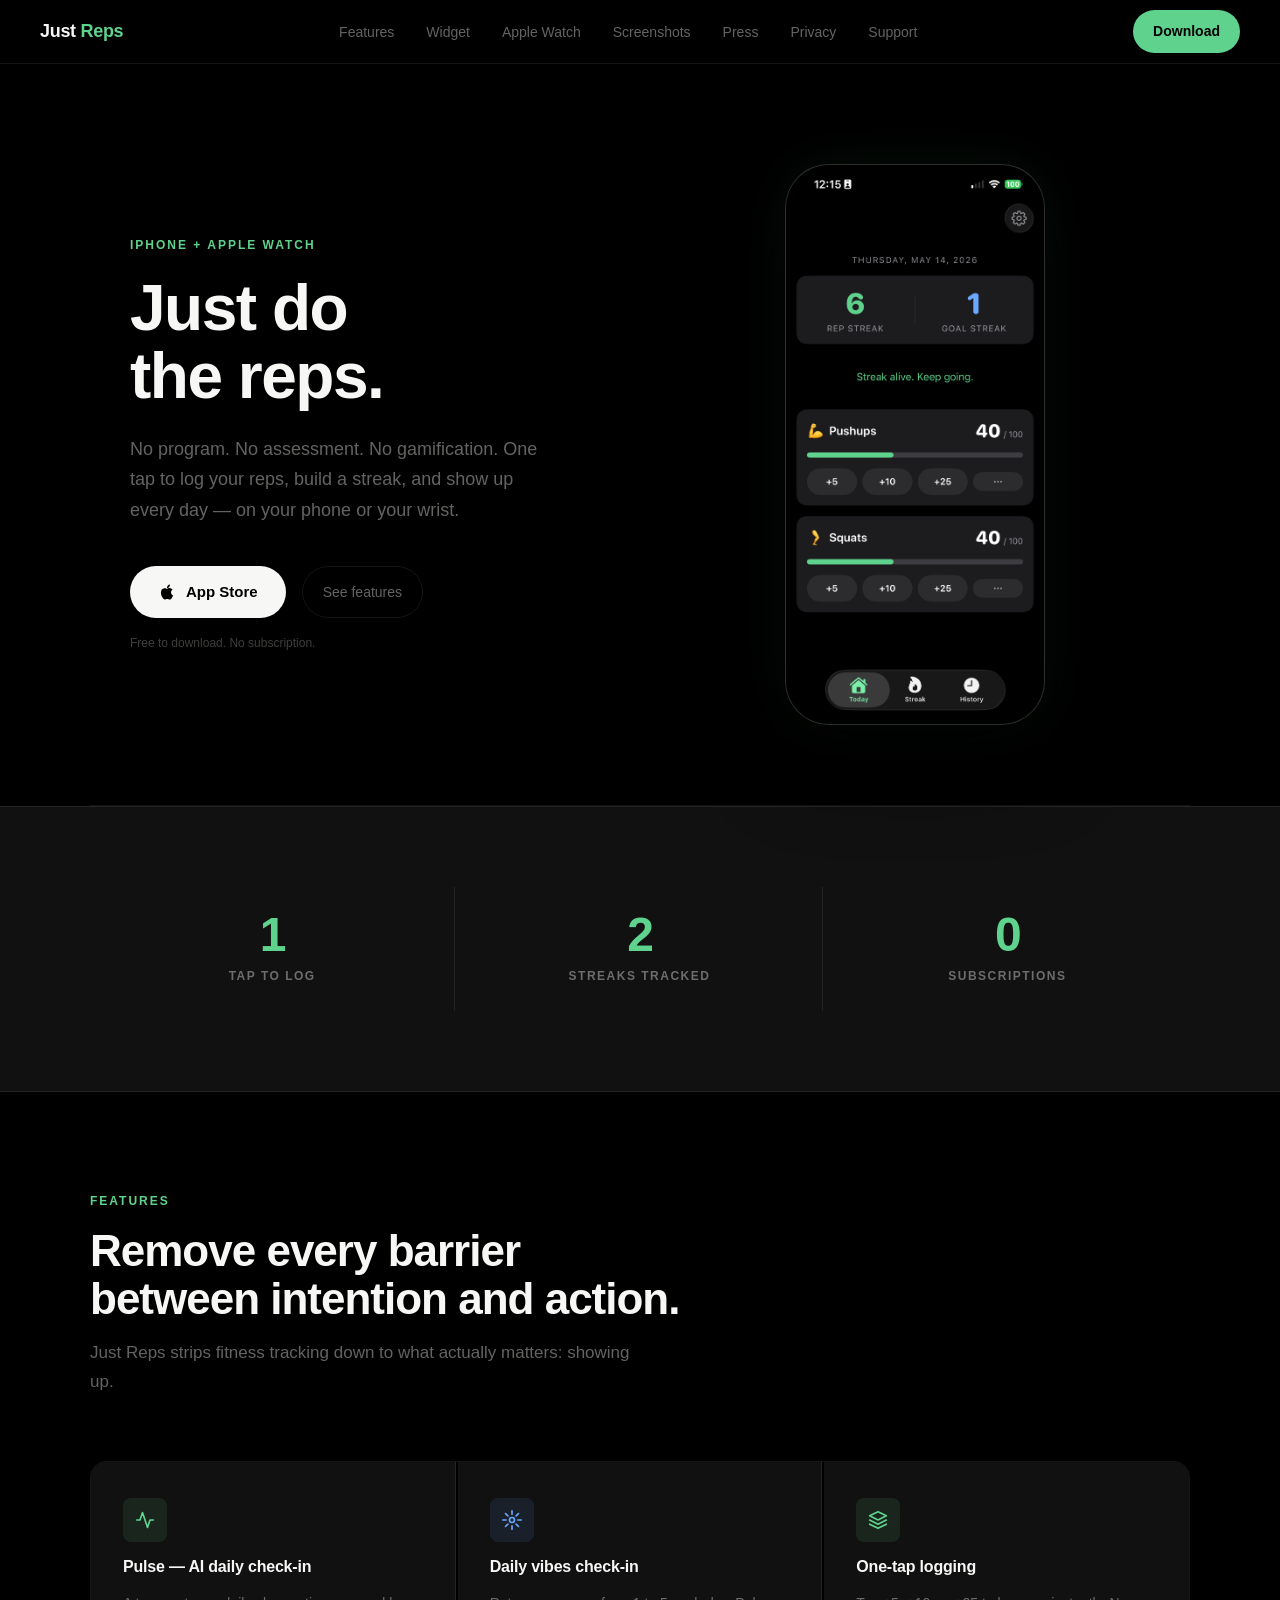
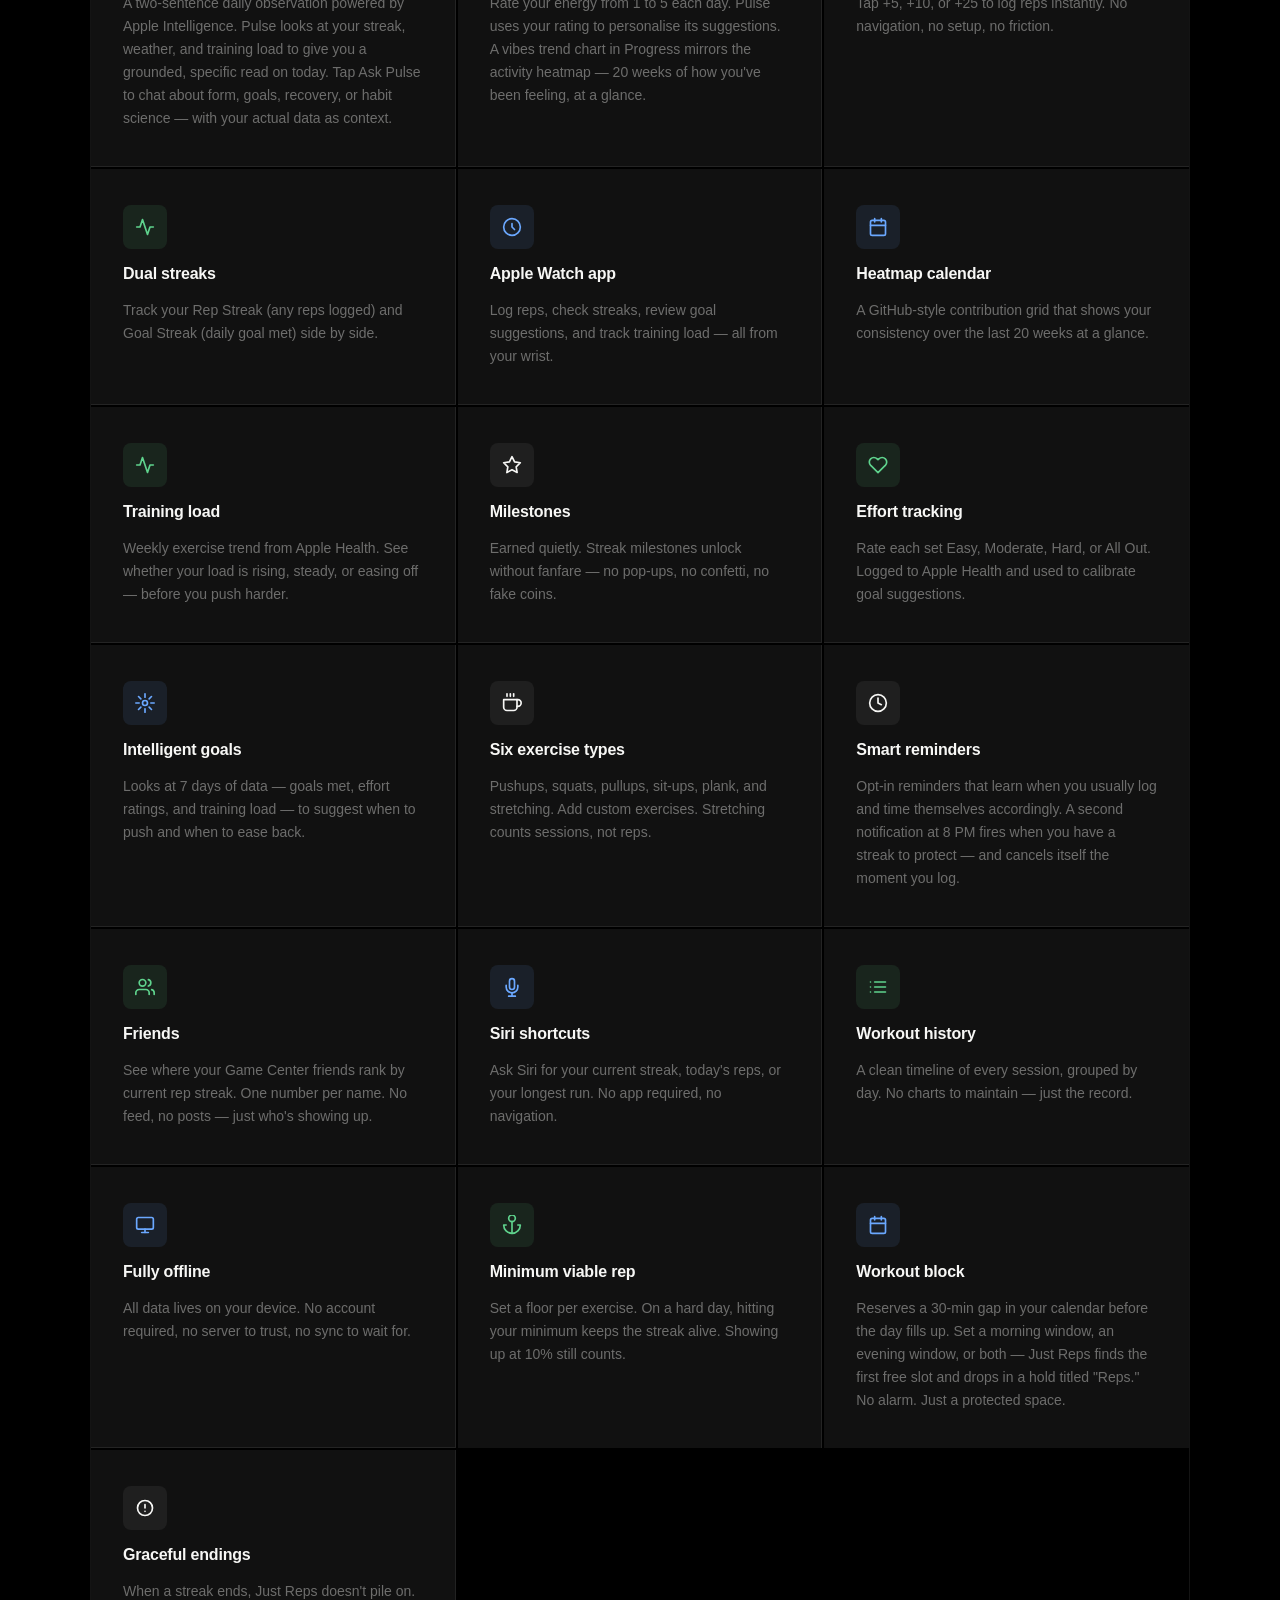
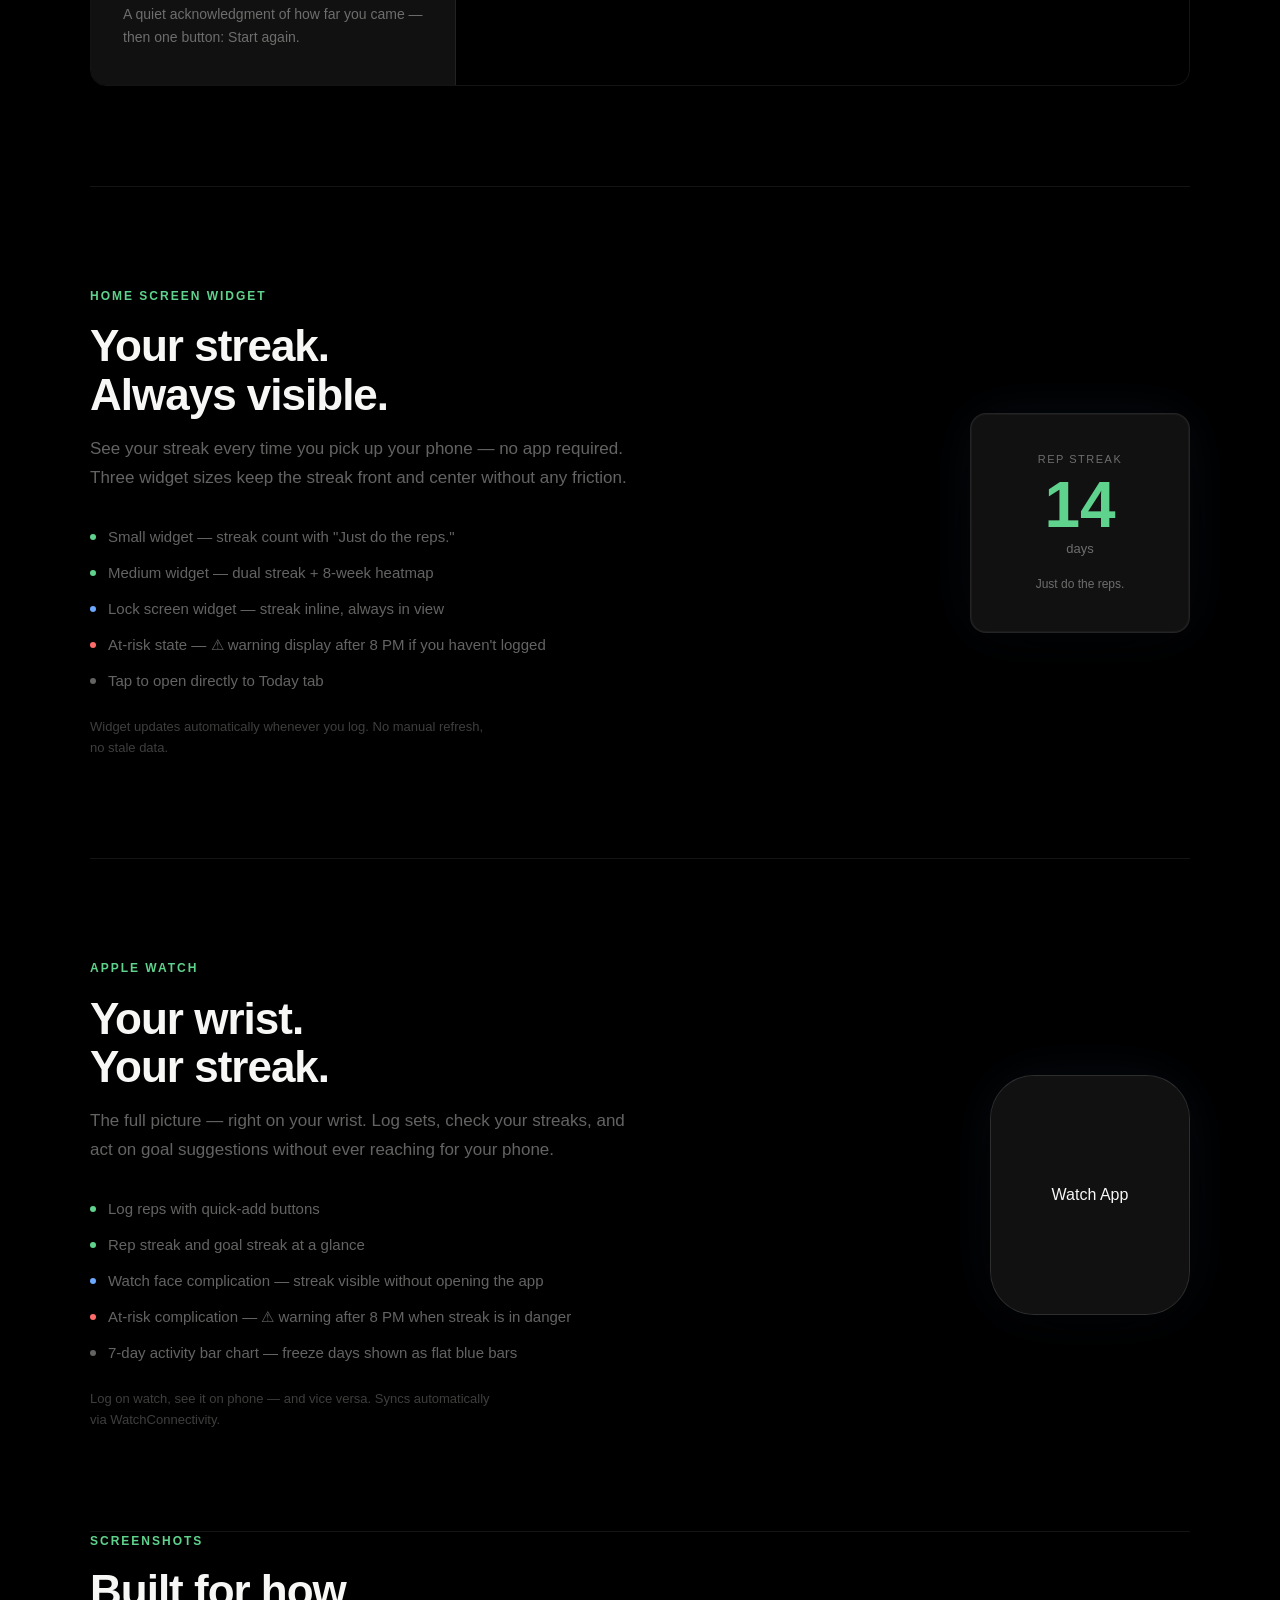
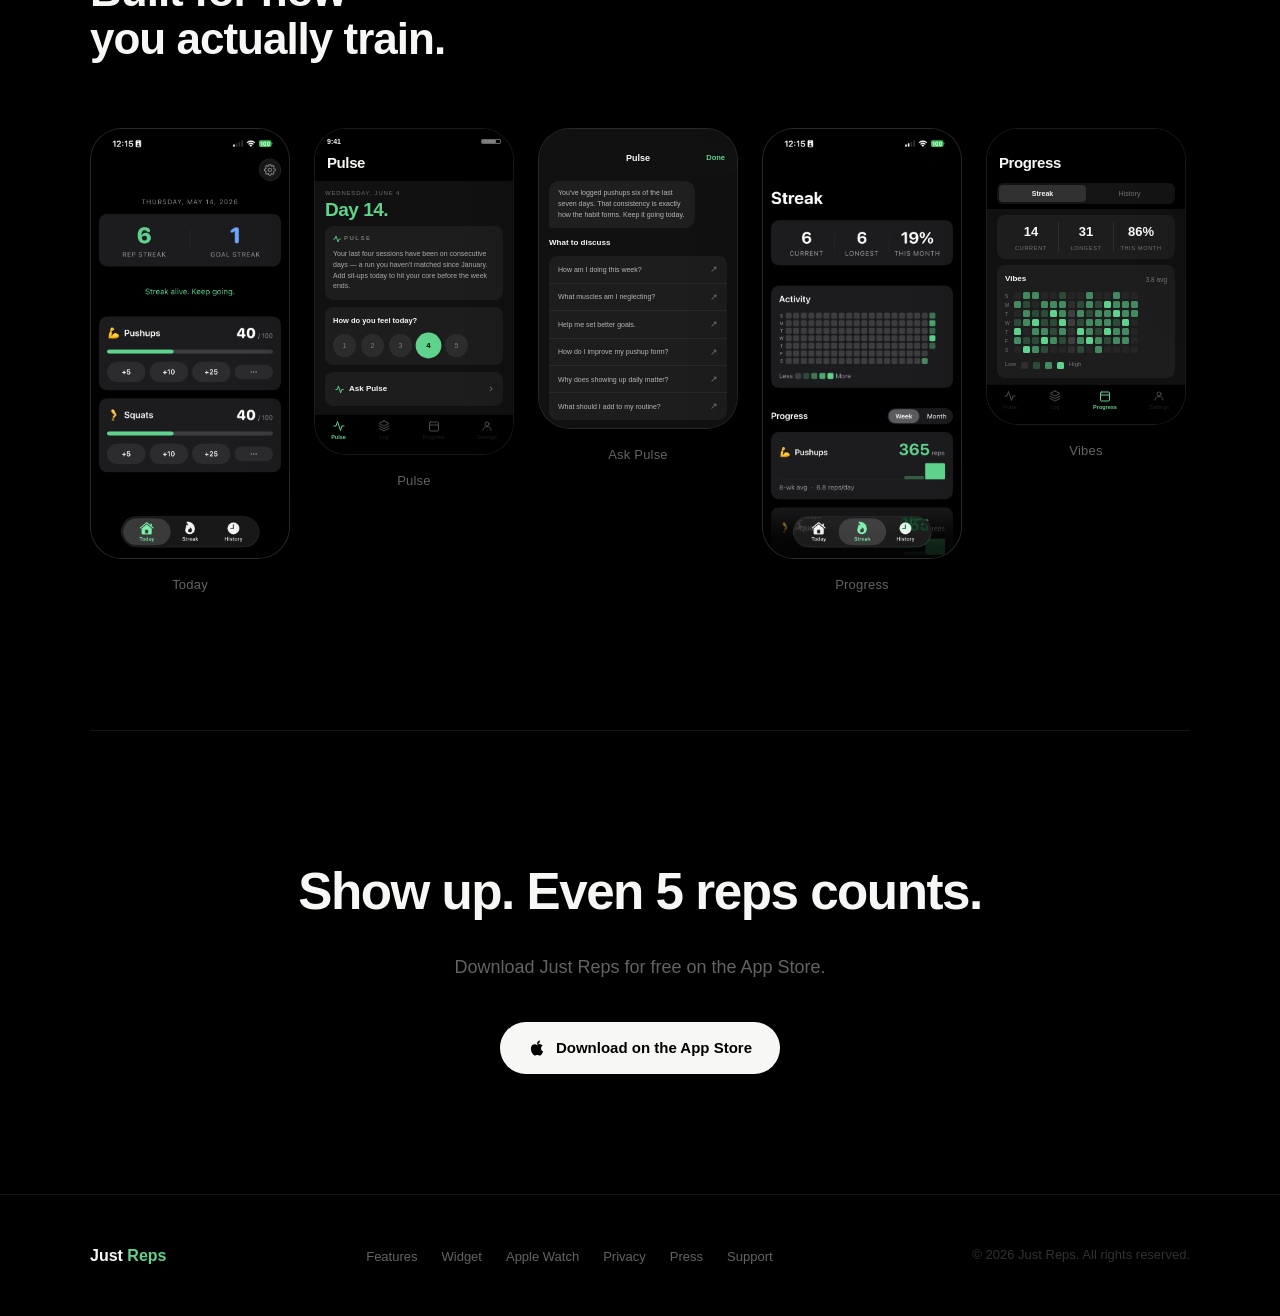
<file: docs/index.html>
<!DOCTYPE html>
<html lang="en">
<head>
  <meta charset="UTF-8">
  <meta name="viewport" content="width=device-width, initial-scale=1.0">
  <title>Just Reps — Not a gym app. A discipline app.</title>
  <meta name="description" content="One tap to log. Build a streak. Show up every day. Just Reps is the minimalist fitness streak app for iPhone and Apple Watch.">
  <meta property="og:title" content="Just Reps">
  <meta property="og:description" content="Not a gym app. A discipline app.">
  <meta property="og:type" content="website">
  <link rel="stylesheet" href="css/style.css">
</head>
<body>

<!-- Nav -->
<nav>
  <a href="index.html" class="nav-logo">Just<span> Reps</span></a>
  <ul class="nav-links">
    <li><a href="#features">Features</a></li>
    <li><a href="#widget">Widget</a></li>
    <li><a href="#watch">Apple Watch</a></li>
    <li><a href="#screenshots">Screenshots</a></li>
    <li><a href="press.html">Press</a></li>
    <li><a href="privacy.html">Privacy</a></li>
    <li><a href="support.html">Support</a></li>
  </ul>
  <a href="#download" class="nav-cta">Download</a>
</nav>

<!-- Hero -->
<section class="hero" style="padding-top: 100px; padding-bottom: 80px;">
  <div class="hero-copy">
    <p class="hero-eyebrow">iPhone + Apple Watch</p>
    <h1>Just do<br>the reps.</h1>
    <p class="hero-sub">No program. No assessment. No gamification. One tap to log your reps, build a streak, and show up every day — on your phone or your wrist.</p>
    <div class="hero-actions">
      <a href="#download" class="btn-primary">
        <svg width="18" height="18" viewBox="0 0 24 24" fill="currentColor"><path d="M18.71 19.5c-.83 1.24-1.71 2.45-3.05 2.47-1.34.03-1.77-.79-3.29-.79-1.53 0-2 .77-3.27.82-1.31.05-2.3-1.32-3.14-2.53C4.25 17 2.94 12.45 4.7 9.39c.87-1.52 2.43-2.48 4.12-2.51 1.28-.02 2.5.87 3.29.87.78 0 2.26-1.07 3.8-.91.65.03 2.47.26 3.64 1.98-.09.06-2.17 1.28-2.15 3.81.03 3.02 2.65 4.03 2.68 4.04-.03.07-.42 1.44-1.38 2.83M13 3.5c.73-.83 1.94-1.46 2.94-1.5.13 1.17-.34 2.35-1.04 3.19-.69.85-1.83 1.51-2.95 1.42-.15-1.15.41-2.35 1.05-3.11z"/></svg>
        App Store
      </a>
      <a href="#features" class="btn-ghost">See features</a>
    </div>
    <p class="hero-disclaimer">Free to download. No subscription.</p>
  </div>

  <div class="hero-visual">
    <div class="phone-frame">
      <img src="img/today.png" alt="Just Reps home screen showing exercise cards and streak counter">
    </div>
  </div>
</section>

<div class="divider"></div>

<!-- Stat band -->
<div class="streak-band">
  <div class="streak-band-inner">
    <div class="stat-item">
      <div class="stat-number">1</div>
      <div class="stat-label">Tap to log</div>
    </div>
    <div class="stat-item">
      <div class="stat-number">2</div>
      <div class="stat-label">Streaks tracked</div>
    </div>
    <div class="stat-item">
      <div class="stat-number">0</div>
      <div class="stat-label">Subscriptions</div>
    </div>
  </div>
</div>

<!-- Features -->
<section id="features">
  <div class="section-inner">
    <p class="section-label">Features</p>
    <h2 class="section-title">Remove every barrier<br>between intention and action.</h2>
    <p class="section-sub">Just Reps strips fitness tracking down to what actually matters: showing up.</p>

    <div class="features-grid">

      <div class="feature-card">
        <div class="feature-icon">
          <svg width="20" height="20" viewBox="0 0 24 24" fill="none" stroke="#5FD38D" stroke-width="2" stroke-linecap="round" stroke-linejoin="round"><polyline points="22 12 18 12 15 21 9 3 6 12 2 12"/></svg>
        </div>
        <div class="feature-name">Pulse — AI daily check-in</div>
        <div class="feature-desc">A two-sentence daily observation powered by Apple Intelligence. Pulse looks at your streak, weather, and training load to give you a grounded, specific read on today. Tap Ask Pulse to chat about form, goals, recovery, or habit science — with your actual data as context.</div>
      </div>

      <div class="feature-card">
        <div class="feature-icon blue">
          <svg width="20" height="20" viewBox="0 0 24 24" fill="none" stroke="#6BA8FF" stroke-width="2" stroke-linecap="round" stroke-linejoin="round"><circle cx="12" cy="12" r="3"/><path d="M12 1v4M12 19v4M4.22 4.22l2.83 2.83M16.95 16.95l2.83 2.83M1 12h4M19 12h4M4.22 19.78l2.83-2.83M16.95 7.05l2.83-2.83"/></svg>
        </div>
        <div class="feature-name">Daily vibes check-in</div>
        <div class="feature-desc">Rate your energy from 1 to 5 each day. Pulse uses your rating to personalise its suggestions. A vibes trend chart in Progress mirrors the activity heatmap — 20 weeks of how you've been feeling, at a glance.</div>
      </div>

      <div class="feature-card">
        <div class="feature-icon">
          <svg width="20" height="20" viewBox="0 0 24 24" fill="none" stroke="#5FD38D" stroke-width="2" stroke-linecap="round" stroke-linejoin="round"><path d="M12 2L2 7l10 5 10-5-10-5z"/><path d="M2 17l10 5 10-5"/><path d="M2 12l10 5 10-5"/></svg>
        </div>
        <div class="feature-name">One-tap logging</div>
        <div class="feature-desc">Tap +5, +10, or +25 to log reps instantly. No navigation, no setup, no friction.</div>
      </div>

      <div class="feature-card">
        <div class="feature-icon">
          <svg width="20" height="20" viewBox="0 0 24 24" fill="none" stroke="#5FD38D" stroke-width="2" stroke-linecap="round" stroke-linejoin="round"><polyline points="22 12 18 12 15 21 9 3 6 12 2 12"/></svg>
        </div>
        <div class="feature-name">Dual streaks</div>
        <div class="feature-desc">Track your Rep Streak (any reps logged) and Goal Streak (daily goal met) side by side.</div>
      </div>

      <div class="feature-card">
        <div class="feature-icon blue">
          <svg width="20" height="20" viewBox="0 0 24 24" fill="none" stroke="#6BA8FF" stroke-width="2" stroke-linecap="round" stroke-linejoin="round"><circle cx="12" cy="12" r="10"/><path d="M12 8v4l3 3"/></svg>
        </div>
        <div class="feature-name">Apple Watch app</div>
        <div class="feature-desc">Log reps, check streaks, review goal suggestions, and track training load — all from your wrist.</div>
      </div>

      <div class="feature-card">
        <div class="feature-icon blue">
          <svg width="20" height="20" viewBox="0 0 24 24" fill="none" stroke="#6BA8FF" stroke-width="2" stroke-linecap="round" stroke-linejoin="round"><rect x="3" y="4" width="18" height="18" rx="2" ry="2"/><line x1="16" y1="2" x2="16" y2="6"/><line x1="8" y1="2" x2="8" y2="6"/><line x1="3" y1="10" x2="21" y2="10"/></svg>
        </div>
        <div class="feature-name">Heatmap calendar</div>
        <div class="feature-desc">A GitHub-style contribution grid that shows your consistency over the last 20 weeks at a glance.</div>
      </div>

      <div class="feature-card">
        <div class="feature-icon">
          <svg width="20" height="20" viewBox="0 0 24 24" fill="none" stroke="#5FD38D" stroke-width="2" stroke-linecap="round" stroke-linejoin="round"><path d="M22 12h-4l-3 9L9 3l-3 9H2"/></svg>
        </div>
        <div class="feature-name">Training load</div>
        <div class="feature-desc">Weekly exercise trend from Apple Health. See whether your load is rising, steady, or easing off — before you push harder.</div>
      </div>

      <div class="feature-card">
        <div class="feature-icon neutral">
          <svg width="20" height="20" viewBox="0 0 24 24" fill="none" stroke="#F7F7F5" stroke-width="2" stroke-linecap="round" stroke-linejoin="round"><polygon points="12 2 15.09 8.26 22 9.27 17 14.14 18.18 21.02 12 17.77 5.82 21.02 7 14.14 2 9.27 8.91 8.26 12 2"/></svg>
        </div>
        <div class="feature-name">Milestones</div>
        <div class="feature-desc">Earned quietly. Streak milestones unlock without fanfare — no pop-ups, no confetti, no fake coins.</div>
      </div>

      <div class="feature-card">
        <div class="feature-icon">
          <svg width="20" height="20" viewBox="0 0 24 24" fill="none" stroke="#5FD38D" stroke-width="2" stroke-linecap="round" stroke-linejoin="round"><path d="M20.84 4.61a5.5 5.5 0 0 0-7.78 0L12 5.67l-1.06-1.06a5.5 5.5 0 0 0-7.78 7.78l1.06 1.06L12 21.23l7.78-7.78 1.06-1.06a5.5 5.5 0 0 0 0-7.78z"/></svg>
        </div>
        <div class="feature-name">Effort tracking</div>
        <div class="feature-desc">Rate each set Easy, Moderate, Hard, or All Out. Logged to Apple Health and used to calibrate goal suggestions.</div>
      </div>

      <div class="feature-card">
        <div class="feature-icon blue">
          <svg width="20" height="20" viewBox="0 0 24 24" fill="none" stroke="#6BA8FF" stroke-width="2" stroke-linecap="round" stroke-linejoin="round"><circle cx="12" cy="12" r="3"/><path d="M12 1v4M12 19v4M4.22 4.22l2.83 2.83M16.95 16.95l2.83 2.83M1 12h4M19 12h4M4.22 19.78l2.83-2.83M16.95 7.05l2.83-2.83"/></svg>
        </div>
        <div class="feature-name">Intelligent goals</div>
        <div class="feature-desc">Looks at 7 days of data — goals met, effort ratings, and training load — to suggest when to push and when to ease back.</div>
      </div>

      <div class="feature-card">
        <div class="feature-icon neutral">
          <svg width="20" height="20" viewBox="0 0 24 24" fill="none" stroke="#F7F7F5" stroke-width="2" stroke-linecap="round" stroke-linejoin="round"><path d="M18 8h1a4 4 0 0 1 0 8h-1"/><path d="M2 8h16v9a4 4 0 0 1-4 4H6a4 4 0 0 1-4-4V8z"/><line x1="6" y1="1" x2="6" y2="4"/><line x1="10" y1="1" x2="10" y2="4"/><line x1="14" y1="1" x2="14" y2="4"/></svg>
        </div>
        <div class="feature-name">Six exercise types</div>
        <div class="feature-desc">Pushups, squats, pullups, sit-ups, plank, and stretching. Add custom exercises. Stretching counts sessions, not reps.</div>
      </div>

      <div class="feature-card">
        <div class="feature-icon neutral">
          <svg width="20" height="20" viewBox="0 0 24 24" fill="none" stroke="#F7F7F5" stroke-width="2" stroke-linecap="round" stroke-linejoin="round"><circle cx="12" cy="12" r="10"/><polyline points="12 6 12 12 16 14"/></svg>
        </div>
        <div class="feature-name">Smart reminders</div>
        <div class="feature-desc">Opt-in reminders that learn when you usually log and time themselves accordingly. A second notification at 8 PM fires when you have a streak to protect — and cancels itself the moment you log.</div>
      </div>

      <div class="feature-card">
        <div class="feature-icon">
          <svg width="20" height="20" viewBox="0 0 24 24" fill="none" stroke="#5FD38D" stroke-width="2" stroke-linecap="round" stroke-linejoin="round"><path d="M17 21v-2a4 4 0 0 0-4-4H5a4 4 0 0 0-4 4v2"/><circle cx="9" cy="7" r="4"/><path d="M23 21v-2a4 4 0 0 0-3-3.87"/><path d="M16 3.13a4 4 0 0 1 0 7.75"/></svg>
        </div>
        <div class="feature-name">Friends</div>
        <div class="feature-desc">See where your Game Center friends rank by current rep streak. One number per name. No feed, no posts — just who's showing up.</div>
      </div>

      <div class="feature-card">
        <div class="feature-icon blue">
          <svg width="20" height="20" viewBox="0 0 24 24" fill="none" stroke="#6BA8FF" stroke-width="2" stroke-linecap="round" stroke-linejoin="round"><path d="M12 2a3 3 0 0 0-3 3v7a3 3 0 0 0 6 0V5a3 3 0 0 0-3-3z"/><path d="M19 10v2a7 7 0 0 1-14 0v-2"/><line x1="12" y1="19" x2="12" y2="23"/><line x1="8" y1="23" x2="16" y2="23"/></svg>
        </div>
        <div class="feature-name">Siri shortcuts</div>
        <div class="feature-desc">Ask Siri for your current streak, today's reps, or your longest run. No app required, no navigation.</div>
      </div>

      <div class="feature-card">
        <div class="feature-icon">
          <svg width="20" height="20" viewBox="0 0 24 24" fill="none" stroke="#5FD38D" stroke-width="2" stroke-linecap="round" stroke-linejoin="round"><line x1="8" y1="6" x2="21" y2="6"/><line x1="8" y1="12" x2="21" y2="12"/><line x1="8" y1="18" x2="21" y2="18"/><line x1="3" y1="6" x2="3.01" y2="6"/><line x1="3" y1="12" x2="3.01" y2="12"/><line x1="3" y1="18" x2="3.01" y2="18"/></svg>
        </div>
        <div class="feature-name">Workout history</div>
        <div class="feature-desc">A clean timeline of every session, grouped by day. No charts to maintain — just the record.</div>
      </div>

      <div class="feature-card">
        <div class="feature-icon blue">
          <svg width="20" height="20" viewBox="0 0 24 24" fill="none" stroke="#6BA8FF" stroke-width="2" stroke-linecap="round" stroke-linejoin="round"><rect x="2" y="3" width="20" height="14" rx="2" ry="2"/><line x1="8" y1="21" x2="16" y2="21"/><line x1="12" y1="17" x2="12" y2="21"/></svg>
        </div>
        <div class="feature-name">Fully offline</div>
        <div class="feature-desc">All data lives on your device. No account required, no server to trust, no sync to wait for.</div>
      </div>

      <div class="feature-card">
        <div class="feature-icon">
          <svg width="20" height="20" viewBox="0 0 24 24" fill="none" stroke="#5FD38D" stroke-width="2" stroke-linecap="round" stroke-linejoin="round"><path d="M12 22V8"/><path d="M5 12H2a10 10 0 0 0 20 0h-3"/><path d="M12 8a4 4 0 1 0 0-8 4 4 0 0 0 0 8z"/></svg>
        </div>
        <div class="feature-name">Minimum viable rep</div>
        <div class="feature-desc">Set a floor per exercise. On a hard day, hitting your minimum keeps the streak alive. Showing up at 10% still counts.</div>
      </div>

      <div class="feature-card">
        <div class="feature-icon blue">
          <svg width="20" height="20" viewBox="0 0 24 24" fill="none" stroke="#6BA8FF" stroke-width="2" stroke-linecap="round" stroke-linejoin="round"><rect x="3" y="4" width="18" height="18" rx="2" ry="2"/><line x1="16" y1="2" x2="16" y2="6"/><line x1="8" y1="2" x2="8" y2="6"/><line x1="3" y1="10" x2="21" y2="10"/></svg>
        </div>
        <div class="feature-name">Workout block</div>
        <div class="feature-desc">Reserves a 30-min gap in your calendar before the day fills up. Set a morning window, an evening window, or both — Just Reps finds the first free slot and drops in a hold titled "Reps." No alarm. Just a protected space.</div>
      </div>

      <div class="feature-card">
        <div class="feature-icon neutral">
          <svg width="20" height="20" viewBox="0 0 24 24" fill="none" stroke="#F7F7F5" stroke-width="2" stroke-linecap="round" stroke-linejoin="round"><path d="M3 12a9 9 0 1 0 18 0 9 9 0 0 0-18 0"/><path d="M12 8v4"/><path d="M12 16h.01"/></svg>
        </div>
        <div class="feature-name">Graceful endings</div>
        <div class="feature-desc">When a streak ends, Just Reps doesn't pile on. A quiet acknowledgment of how far you came — then one button: Start again.</div>
      </div>

    </div>
  </div>
</section>

<div class="divider"></div>

<!-- Widget -->
<section id="widget">
  <div class="section-inner watch-section">

    <div class="watch-copy">
      <p class="section-label">Home Screen Widget</p>
      <h2 class="section-title">Your streak.<br>Always visible.</h2>
      <p class="section-sub">See your streak every time you pick up your phone — no app required. Three widget sizes keep the streak front and center without any friction.</p>
      <ul class="watch-feature-list">
        <li>
          <span class="wfl-dot" style="background: var(--green)"></span>
          Small widget — streak count with "Just do the reps."
        </li>
        <li>
          <span class="wfl-dot" style="background: var(--green)"></span>
          Medium widget — dual streak + 8-week heatmap
        </li>
        <li>
          <span class="wfl-dot" style="background: var(--blue)"></span>
          Lock screen widget — streak inline, always in view
        </li>
        <li>
          <span class="wfl-dot" style="background: var(--danger)"></span>
          At-risk state — ⚠ warning display after 8 PM if you haven't logged
        </li>
        <li>
          <span class="wfl-dot" style="background: var(--muted)"></span>
          Tap to open directly to Today tab
        </li>
      </ul>
      <p class="watch-sync-note">Widget updates automatically whenever you log. No manual refresh, no stale data.</p>
    </div>

    <div class="watch-visual">
      <div class="watch-frame" style="background: var(--dark-bg); border-radius: var(--radius-card); width: 220px; height: 220px; display: flex; align-items: center; justify-content: center; border: 1px solid var(--border);">
        <div style="text-align: center;">
          <div style="font-size: 11px; letter-spacing: 1.5px; color: var(--muted); margin-bottom: 4px;">REP STREAK</div>
          <div style="font-size: 64px; font-weight: 800; color: var(--green); line-height: 1;">14</div>
          <div style="font-size: 13px; color: var(--muted); margin-top: 2px;">days</div>
          <div style="font-size: 12px; color: var(--muted); margin-top: 16px;">Just do the reps.</div>
        </div>
      </div>
    </div>

  </div>
</section>

<div class="divider"></div>

<!-- Apple Watch -->
<section id="watch">
  <div class="section-inner watch-section">

    <div class="watch-copy">
      <p class="section-label">Apple Watch</p>
      <h2 class="section-title">Your wrist.<br>Your streak.</h2>
      <p class="section-sub">The full picture — right on your wrist. Log sets, check your streaks, and act on goal suggestions without ever reaching for your phone.</p>
      <ul class="watch-feature-list">
        <li>
          <span class="wfl-dot" style="background: var(--green)"></span>
          Log reps with quick-add buttons
        </li>
        <li>
          <span class="wfl-dot" style="background: var(--green)"></span>
          Rep streak and goal streak at a glance
        </li>
        <li>
          <span class="wfl-dot" style="background: var(--blue)"></span>
          Watch face complication — streak visible without opening the app
        </li>
        <li>
          <span class="wfl-dot" style="background: var(--danger)"></span>
          At-risk complication — ⚠ warning after 8 PM when streak is in danger
        </li>
        <li>
          <span class="wfl-dot" style="background: var(--muted)"></span>
          7-day activity bar chart — freeze days shown as flat blue bars
        </li>
      </ul>
      <p class="watch-sync-note">Log on watch, see it on phone — and vice versa. Syncs automatically via WatchConnectivity.</p>
    </div>

    <div class="watch-visual">
      <div class="watch-frame">
        <div class="watch-placeholder">
          <div class="placeholder-dot"></div>
          <span class="placeholder-label">Watch App</span>
          <div class="placeholder-dot"></div>
        </div>
      </div>
    </div>

  </div>
</section>

<div class="divider"></div>

<!-- Screenshots -->
<section id="screenshots">
  <div class="section-inner">
    <p class="section-label">Screenshots</p>
    <h2 class="section-title">Built for how<br>you actually train.</h2>

    <div class="screenshots-row">

      <!-- Today -->
      <div class="screenshot-item">
        <div class="screenshot-phone">
          <img src="img/today.png" alt="Today screen with exercise cards">
        </div>
        <span class="screenshot-caption">Today</span>
      </div>

      <!-- Pulse — inline mockup -->
      <div class="screenshot-item">
        <div class="screenshot-phone" style="display:flex;flex-direction:column;overflow:hidden;background:#000;">
          <div style="height:20px;background:#000;padding:5px 12px 0;display:flex;align-items:center;justify-content:space-between;flex-shrink:0;">
            <div style="font-size:7px;font-weight:700;color:var(--off-white);">9:41</div>
            <div style="width:20px;height:5px;border:1px solid rgba(255,255,255,0.4);border-radius:1.5px;position:relative;"><div style="position:absolute;top:0;left:0;width:75%;height:100%;background:rgba(255,255,255,0.5);border-radius:1px;"></div></div>
          </div>
          <div style="padding:2px 12px 6px;background:#000;flex-shrink:0;">
            <div style="font-size:15px;font-weight:800;color:var(--off-white);letter-spacing:-0.4px;">Pulse</div>
          </div>
          <div style="flex:1;padding:8px 10px;background:#111;display:flex;flex-direction:column;gap:7px;overflow:hidden;">
            <div>
              <div style="font-size:6px;letter-spacing:0.8px;color:var(--muted);text-transform:uppercase;margin-bottom:2px;">Wednesday, June 4</div>
              <div style="font-size:19px;font-weight:800;color:var(--green);line-height:1;letter-spacing:-0.5px;">Day 14.</div>
            </div>
            <div style="background:rgba(255,255,255,0.05);border-radius:8px;padding:8px;">
              <div style="display:flex;align-items:center;gap:3px;margin-bottom:5px;">
                <svg width="8" height="8" viewBox="0 0 24 24" fill="none" stroke="#5FD38D" stroke-width="2.5" stroke-linecap="round" stroke-linejoin="round"><polyline points="22 12 18 12 15 21 9 3 6 12 2 12"/></svg>
                <div style="font-size:6px;font-weight:700;letter-spacing:1.5px;color:var(--muted);text-transform:uppercase;">Pulse</div>
              </div>
              <div style="font-size:7px;color:rgba(247,247,245,0.65);line-height:1.55;">Your last four sessions have been on consecutive days — a run you haven't matched since January. Add sit-ups today to hit your core before the week ends.</div>
            </div>
            <div style="background:rgba(255,255,255,0.05);border-radius:8px;padding:8px;">
              <div style="font-size:7.5px;font-weight:700;color:var(--off-white);margin-bottom:7px;">How do you feel today?</div>
              <div style="display:flex;gap:5px;">
                <div style="width:23px;height:23px;border-radius:50%;background:rgba(255,255,255,0.07);display:flex;align-items:center;justify-content:center;font-size:7px;color:var(--muted);">1</div>
                <div style="width:23px;height:23px;border-radius:50%;background:rgba(255,255,255,0.07);display:flex;align-items:center;justify-content:center;font-size:7px;color:var(--muted);">2</div>
                <div style="width:23px;height:23px;border-radius:50%;background:rgba(255,255,255,0.07);display:flex;align-items:center;justify-content:center;font-size:7px;color:var(--muted);">3</div>
                <div style="width:23px;height:23px;border-radius:50%;background:var(--green);display:flex;align-items:center;justify-content:center;font-size:7px;font-weight:700;color:#000;transform:scale(1.12);">4</div>
                <div style="width:23px;height:23px;border-radius:50%;background:rgba(255,255,255,0.07);display:flex;align-items:center;justify-content:center;font-size:7px;color:var(--muted);">5</div>
              </div>
            </div>
            <div style="background:rgba(255,255,255,0.05);border-radius:8px;padding:8px 10px;display:flex;align-items:center;justify-content:space-between;">
              <div style="display:flex;align-items:center;gap:5px;">
                <svg width="9" height="9" viewBox="0 0 24 24" fill="none" stroke="#5FD38D" stroke-width="2.5" stroke-linecap="round" stroke-linejoin="round"><polyline points="22 12 18 12 15 21 9 3 6 12 2 12"/></svg>
                <div style="font-size:8px;font-weight:700;color:var(--off-white);">Ask Pulse</div>
              </div>
              <div style="font-size:11px;color:var(--muted);">›</div>
            </div>
          </div>
          <div style="height:40px;background:rgba(0,0,0,0.95);border-top:1px solid rgba(255,255,255,0.06);display:flex;align-items:flex-start;justify-content:space-around;padding-top:5px;flex-shrink:0;">
            <div style="display:flex;flex-direction:column;align-items:center;gap:1.5px;">
              <svg width="12" height="12" viewBox="0 0 24 24" fill="none" stroke="#5FD38D" stroke-width="2" stroke-linecap="round" stroke-linejoin="round"><polyline points="22 12 18 12 15 21 9 3 6 12 2 12"/></svg>
              <div style="font-size:5.5px;color:var(--green);font-weight:600;">Pulse</div>
            </div>
            <div style="display:flex;flex-direction:column;align-items:center;gap:1.5px;opacity:0.3;">
              <svg width="12" height="12" viewBox="0 0 24 24" fill="none" stroke="#F7F7F5" stroke-width="2" stroke-linecap="round" stroke-linejoin="round"><path d="M12 2L2 7l10 5 10-5-10-5z"/><path d="M2 17l10 5 10-5"/><path d="M2 12l10 5 10-5"/></svg>
              <div style="font-size:5.5px;color:var(--muted);">Log</div>
            </div>
            <div style="display:flex;flex-direction:column;align-items:center;gap:1.5px;opacity:0.3;">
              <svg width="12" height="12" viewBox="0 0 24 24" fill="none" stroke="#F7F7F5" stroke-width="2" stroke-linecap="round" stroke-linejoin="round"><rect x="3" y="4" width="18" height="18" rx="2"/><line x1="3" y1="10" x2="21" y2="10"/></svg>
              <div style="font-size:5.5px;color:var(--muted);">Progress</div>
            </div>
            <div style="display:flex;flex-direction:column;align-items:center;gap:1.5px;opacity:0.3;">
              <svg width="12" height="12" viewBox="0 0 24 24" fill="none" stroke="#F7F7F5" stroke-width="2" stroke-linecap="round" stroke-linejoin="round"><circle cx="12" cy="8" r="4"/><path d="M4 20c0-4 3.6-7 8-7s8 3 8 7"/></svg>
              <div style="font-size:5.5px;color:var(--muted);">Settings</div>
            </div>
          </div>
        </div>
        <span class="screenshot-caption">Pulse</span>
      </div>

      <!-- Ask Pulse — inline mockup -->
      <div class="screenshot-item">
        <div class="screenshot-phone" style="display:flex;flex-direction:column;overflow:hidden;background:#111;">
          <div style="height:20px;background:#111;flex-shrink:0;"></div>
          <div style="padding:2px 12px 8px;background:#111;flex-shrink:0;display:flex;align-items:center;justify-content:center;position:relative;">
            <div style="font-size:9px;font-weight:700;color:var(--off-white);">Pulse</div>
            <div style="position:absolute;right:12px;font-size:7.5px;font-weight:600;color:var(--green);">Done</div>
          </div>
          <div style="flex:1;padding:8px 10px;background:#111;display:flex;flex-direction:column;gap:7px;overflow:hidden;">
            <div>
              <div style="max-width:82%;background:rgba(255,255,255,0.06);border-radius:10px 10px 10px 3px;padding:7px 9px;">
                <div style="font-size:7px;color:rgba(247,247,245,0.7);line-height:1.55;">You've logged pushups six of the last seven days. That consistency is exactly how the habit forms. Keep it going today.</div>
              </div>
            </div>
            <div style="font-size:8px;font-weight:700;color:var(--off-white);margin-top:2px;">What to discuss</div>
            <div style="background:rgba(255,255,255,0.05);border-radius:8px;overflow:hidden;flex-shrink:0;">
              <div style="padding:6px 9px;border-bottom:1px solid rgba(255,255,255,0.05);display:flex;align-items:center;justify-content:space-between;">
                <div style="font-size:7px;color:rgba(247,247,245,0.7);">How am I doing this week?</div>
                <div style="font-size:9px;color:var(--muted);">↗</div>
              </div>
              <div style="padding:6px 9px;border-bottom:1px solid rgba(255,255,255,0.05);display:flex;align-items:center;justify-content:space-between;">
                <div style="font-size:7px;color:rgba(247,247,245,0.7);">What muscles am I neglecting?</div>
                <div style="font-size:9px;color:var(--muted);">↗</div>
              </div>
              <div style="padding:6px 9px;border-bottom:1px solid rgba(255,255,255,0.05);display:flex;align-items:center;justify-content:space-between;">
                <div style="font-size:7px;color:rgba(247,247,245,0.7);">Help me set better goals.</div>
                <div style="font-size:9px;color:var(--muted);">↗</div>
              </div>
              <div style="padding:6px 9px;border-bottom:1px solid rgba(255,255,255,0.05);display:flex;align-items:center;justify-content:space-between;">
                <div style="font-size:7px;color:rgba(247,247,245,0.7);">How do I improve my pushup form?</div>
                <div style="font-size:9px;color:var(--muted);">↗</div>
              </div>
              <div style="padding:6px 9px;border-bottom:1px solid rgba(255,255,255,0.05);display:flex;align-items:center;justify-content:space-between;">
                <div style="font-size:7px;color:rgba(247,247,245,0.7);">Why does showing up daily matter?</div>
                <div style="font-size:9px;color:var(--muted);">↗</div>
              </div>
              <div style="padding:6px 9px;display:flex;align-items:center;justify-content:space-between;">
                <div style="font-size:7px;color:rgba(247,247,245,0.7);">What should I add to my routine?</div>
                <div style="font-size:9px;color:var(--muted);">↗</div>
              </div>
            </div>
          </div>
        </div>
        <span class="screenshot-caption">Ask Pulse</span>
      </div>

      <!-- Progress (existing image, renamed) -->
      <div class="screenshot-item">
        <div class="screenshot-phone">
          <img src="img/streaks.png" alt="Progress screen with streak stats and heatmap">
        </div>
        <span class="screenshot-caption">Progress</span>
      </div>

      <!-- Vibes Trend — inline mockup -->
      <div class="screenshot-item">
        <div class="screenshot-phone" style="display:flex;flex-direction:column;overflow:hidden;background:#000;">
          <div style="height:20px;background:#000;flex-shrink:0;"></div>
          <div style="padding:2px 12px 5px;background:#000;flex-shrink:0;">
            <div style="font-size:15px;font-weight:800;color:var(--off-white);letter-spacing:-0.4px;">Progress</div>
          </div>
          <div style="padding:3px 10px 5px;background:#000;flex-shrink:0;">
            <div style="background:rgba(255,255,255,0.08);border-radius:6px;padding:2px;display:flex;">
              <div style="flex:1;background:rgba(255,255,255,0.12);border-radius:4px;padding:3px;text-align:center;font-size:7px;font-weight:600;color:var(--off-white);">Streak</div>
              <div style="flex:1;padding:3px;text-align:center;font-size:7px;color:var(--muted);">History</div>
            </div>
          </div>
          <div style="flex:1;padding:6px 10px;background:#111;display:flex;flex-direction:column;gap:6px;overflow:hidden;">
            <div style="background:rgba(255,255,255,0.05);border-radius:8px;padding:7px;display:flex;">
              <div style="flex:1;text-align:center;border-right:1px solid rgba(255,255,255,0.07);">
                <div style="font-size:13px;font-weight:800;color:var(--off-white);">14</div>
                <div style="font-size:5.5px;letter-spacing:0.7px;color:var(--muted);text-transform:uppercase;margin-top:1px;">Current</div>
              </div>
              <div style="flex:1;text-align:center;border-right:1px solid rgba(255,255,255,0.07);">
                <div style="font-size:13px;font-weight:800;color:var(--off-white);">31</div>
                <div style="font-size:5.5px;letter-spacing:0.7px;color:var(--muted);text-transform:uppercase;margin-top:1px;">Longest</div>
              </div>
              <div style="flex:1;text-align:center;">
                <div style="font-size:13px;font-weight:800;color:var(--off-white);">86%</div>
                <div style="font-size:5.5px;letter-spacing:0.7px;color:var(--muted);text-transform:uppercase;margin-top:1px;">This Month</div>
              </div>
            </div>
            <div style="background:rgba(255,255,255,0.05);border-radius:8px;padding:8px;">
              <div style="display:flex;align-items:center;justify-content:space-between;margin-bottom:6px;">
                <div style="font-size:8px;font-weight:700;color:var(--off-white);">Vibes</div>
                <div style="font-size:6.5px;color:var(--muted);">3.8 avg</div>
              </div>
              <div style="display:flex;gap:2px;align-items:flex-start;">
                <div style="display:flex;flex-direction:column;gap:2px;margin-right:2px;padding-top:1px;">
                  <div style="font-size:5px;color:var(--muted);height:7px;line-height:7px;">S</div>
                  <div style="font-size:5px;color:var(--muted);height:7px;line-height:7px;">M</div>
                  <div style="font-size:5px;color:var(--muted);height:7px;line-height:7px;">T</div>
                  <div style="font-size:5px;color:var(--muted);height:7px;line-height:7px;">W</div>
                  <div style="font-size:5px;color:var(--muted);height:7px;line-height:7px;">T</div>
                  <div style="font-size:5px;color:var(--muted);height:7px;line-height:7px;">F</div>
                  <div style="font-size:5px;color:var(--muted);height:7px;line-height:7px;">S</div>
                </div>
                <div style="display:flex;gap:2px;">
                  <div style="display:flex;flex-direction:column;gap:2px;"><div style="width:7px;height:7px;border-radius:1.5px;background:rgba(255,255,255,0.04);"></div><div style="width:7px;height:7px;border-radius:1.5px;background:rgba(95,211,141,0.6);"></div><div style="width:7px;height:7px;border-radius:1.5px;background:rgba(255,255,255,0.04);"></div><div style="width:7px;height:7px;border-radius:1.5px;background:rgba(95,211,141,0.25);"></div><div style="width:7px;height:7px;border-radius:1.5px;background:#5FD38D;"></div><div style="width:7px;height:7px;border-radius:1.5px;background:rgba(95,211,141,0.6);"></div><div style="width:7px;height:7px;border-radius:1.5px;background:rgba(255,255,255,0.04);"></div></div>
                  <div style="display:flex;flex-direction:column;gap:2px;"><div style="width:7px;height:7px;border-radius:1.5px;background:rgba(95,211,141,0.6);"></div><div style="width:7px;height:7px;border-radius:1.5px;background:rgba(95,211,141,0.25);"></div><div style="width:7px;height:7px;border-radius:1.5px;background:rgba(95,211,141,0.6);"></div><div style="width:7px;height:7px;border-radius:1.5px;background:rgba(95,211,141,0.6);"></div><div style="width:7px;height:7px;border-radius:1.5px;background:rgba(255,255,255,0.04);"></div><div style="width:7px;height:7px;border-radius:1.5px;background:rgba(95,211,141,0.25);"></div><div style="width:7px;height:7px;border-radius:1.5px;background:#5FD38D;"></div></div>
                  <div style="display:flex;flex-direction:column;gap:2px;"><div style="width:7px;height:7px;border-radius:1.5px;background:rgba(95,211,141,0.6);"></div><div style="width:7px;height:7px;border-radius:1.5px;background:rgba(255,255,255,0.04);"></div><div style="width:7px;height:7px;border-radius:1.5px;background:rgba(95,211,141,0.25);"></div><div style="width:7px;height:7px;border-radius:1.5px;background:#5FD38D;"></div><div style="width:7px;height:7px;border-radius:1.5px;background:rgba(95,211,141,0.6);"></div><div style="width:7px;height:7px;border-radius:1.5px;background:rgba(95,211,141,0.25);"></div><div style="width:7px;height:7px;border-radius:1.5px;background:rgba(95,211,141,0.6);"></div></div>
                  <div style="display:flex;flex-direction:column;gap:2px;"><div style="width:7px;height:7px;border-radius:1.5px;background:rgba(255,255,255,0.04);"></div><div style="width:7px;height:7px;border-radius:1.5px;background:rgba(95,211,141,0.6);"></div><div style="width:7px;height:7px;border-radius:1.5px;background:rgba(95,211,141,0.25);"></div><div style="width:7px;height:7px;border-radius:1.5px;background:rgba(95,211,141,0.25);"></div><div style="width:7px;height:7px;border-radius:1.5px;background:rgba(95,211,141,0.6);"></div><div style="width:7px;height:7px;border-radius:1.5px;background:#5FD38D;"></div><div style="width:7px;height:7px;border-radius:1.5px;background:rgba(95,211,141,0.25);"></div></div>
                  <div style="display:flex;flex-direction:column;gap:2px;"><div style="width:7px;height:7px;border-radius:1.5px;background:rgba(255,255,255,0.04);"></div><div style="width:7px;height:7px;border-radius:1.5px;background:rgba(95,211,141,0.6);"></div><div style="width:7px;height:7px;border-radius:1.5px;background:#5FD38D;"></div><div style="width:7px;height:7px;border-radius:1.5px;background:rgba(95,211,141,0.25);"></div><div style="width:7px;height:7px;border-radius:1.5px;background:rgba(95,211,141,0.25);"></div><div style="width:7px;height:7px;border-radius:1.5px;background:rgba(95,211,141,0.6);"></div><div style="width:7px;height:7px;border-radius:1.5px;background:rgba(255,255,255,0.04);"></div></div>
                  <div style="display:flex;flex-direction:column;gap:2px;"><div style="width:7px;height:7px;border-radius:1.5px;background:rgba(95,211,141,0.25);"></div><div style="width:7px;height:7px;border-radius:1.5px;background:rgba(95,211,141,0.6);"></div><div style="width:7px;height:7px;border-radius:1.5px;background:rgba(95,211,141,0.6);"></div><div style="width:7px;height:7px;border-radius:1.5px;background:#5FD38D;"></div><div style="width:7px;height:7px;border-radius:1.5px;background:rgba(95,211,141,0.6);"></div><div style="width:7px;height:7px;border-radius:1.5px;background:rgba(95,211,141,0.25);"></div><div style="width:7px;height:7px;border-radius:1.5px;background:rgba(255,255,255,0.04);"></div></div>
                  <div style="display:flex;flex-direction:column;gap:2px;"><div style="width:7px;height:7px;border-radius:1.5px;background:rgba(255,255,255,0.04);"></div><div style="width:7px;height:7px;border-radius:1.5px;background:rgba(255,255,255,0.08);"></div><div style="width:7px;height:7px;border-radius:1.5px;background:rgba(255,255,255,0.15);"></div><div style="width:7px;height:7px;border-radius:1.5px;background:rgba(255,255,255,0.15);"></div><div style="width:7px;height:7px;border-radius:1.5px;background:rgba(255,255,255,0.08);"></div><div style="width:7px;height:7px;border-radius:1.5px;background:rgba(255,255,255,0.15);"></div><div style="width:7px;height:7px;border-radius:1.5px;background:rgba(255,255,255,0.08);"></div></div>
                  <div style="display:flex;flex-direction:column;gap:2px;"><div style="width:7px;height:7px;border-radius:1.5px;background:rgba(255,255,255,0.04);"></div><div style="width:7px;height:7px;border-radius:1.5px;background:rgba(95,211,141,0.25);"></div><div style="width:7px;height:7px;border-radius:1.5px;background:rgba(95,211,141,0.6);"></div><div style="width:7px;height:7px;border-radius:1.5px;background:rgba(95,211,141,0.25);"></div><div style="width:7px;height:7px;border-radius:1.5px;background:#5FD38D;"></div><div style="width:7px;height:7px;border-radius:1.5px;background:rgba(95,211,141,0.6);"></div><div style="width:7px;height:7px;border-radius:1.5px;background:rgba(95,211,141,0.25);"></div></div>
                  <div style="display:flex;flex-direction:column;gap:2px;"><div style="width:7px;height:7px;border-radius:1.5px;background:rgba(95,211,141,0.6);"></div><div style="width:7px;height:7px;border-radius:1.5px;background:rgba(95,211,141,0.6);"></div><div style="width:7px;height:7px;border-radius:1.5px;background:rgba(95,211,141,0.25);"></div><div style="width:7px;height:7px;border-radius:1.5px;background:rgba(95,211,141,0.6);"></div><div style="width:7px;height:7px;border-radius:1.5px;background:rgba(95,211,141,0.6);"></div><div style="width:7px;height:7px;border-radius:1.5px;background:#5FD38D;"></div><div style="width:7px;height:7px;border-radius:1.5px;background:rgba(255,255,255,0.04);"></div></div>
                  <div style="display:flex;flex-direction:column;gap:2px;"><div style="width:7px;height:7px;border-radius:1.5px;background:rgba(255,255,255,0.04);"></div><div style="width:7px;height:7px;border-radius:1.5px;background:rgba(95,211,141,0.25);"></div><div style="width:7px;height:7px;border-radius:1.5px;background:rgba(95,211,141,0.6);"></div><div style="width:7px;height:7px;border-radius:1.5px;background:rgba(95,211,141,0.6);"></div><div style="width:7px;height:7px;border-radius:1.5px;background:rgba(95,211,141,0.25);"></div><div style="width:7px;height:7px;border-radius:1.5px;background:rgba(95,211,141,0.6);"></div><div style="width:7px;height:7px;border-radius:1.5px;background:rgba(95,211,141,0.6);"></div></div>
                  <div style="display:flex;flex-direction:column;gap:2px;"><div style="width:7px;height:7px;border-radius:1.5px;background:rgba(255,255,255,0.04);"></div><div style="width:7px;height:7px;border-radius:1.5px;background:#5FD38D;"></div><div style="width:7px;height:7px;border-radius:1.5px;background:rgba(95,211,141,0.6);"></div><div style="width:7px;height:7px;border-radius:1.5px;background:rgba(95,211,141,0.6);"></div><div style="width:7px;height:7px;border-radius:1.5px;background:#5FD38D;"></div><div style="width:7px;height:7px;border-radius:1.5px;background:rgba(95,211,141,0.25);"></div><div style="width:7px;height:7px;border-radius:1.5px;background:rgba(255,255,255,0.04);"></div></div>
                  <div style="display:flex;flex-direction:column;gap:2px;"><div style="width:7px;height:7px;border-radius:1.5px;background:rgba(95,211,141,0.6);"></div><div style="width:7px;height:7px;border-radius:1.5px;background:rgba(95,211,141,0.6);"></div><div style="width:7px;height:7px;border-radius:1.5px;background:#5FD38D;"></div><div style="width:7px;height:7px;border-radius:1.5px;background:rgba(95,211,141,0.25);"></div><div style="width:7px;height:7px;border-radius:1.5px;background:rgba(95,211,141,0.6);"></div><div style="width:7px;height:7px;border-radius:1.5px;background:rgba(95,211,141,0.6);"></div><div style="width:7px;height:7px;border-radius:1.5px;background:rgba(255,255,255,0.04);"></div></div>
                  <div style="display:flex;flex-direction:column;gap:2px;"><div style="width:7px;height:7px;border-radius:1.5px;background:rgba(255,255,255,0.04);"></div><div style="width:7px;height:7px;border-radius:1.5px;background:rgba(95,211,141,0.6);"></div><div style="width:7px;height:7px;border-radius:1.5px;background:rgba(95,211,141,0.6);"></div><div style="width:7px;height:7px;border-radius:1.5px;background:#5FD38D;"></div><div style="width:7px;height:7px;border-radius:1.5px;background:rgba(95,211,141,0.6);"></div><div style="width:7px;height:7px;border-radius:1.5px;background:rgba(95,211,141,0.6);"></div><div style="width:7px;height:7px;border-radius:1.5px;background:rgba(255,255,255,0.04);"></div></div>
                  <div style="display:flex;flex-direction:column;gap:2px;"><div style="width:7px;height:7px;border-radius:1.5px;background:rgba(255,255,255,0.04);"></div><div style="width:7px;height:7px;border-radius:1.5px;background:rgba(95,211,141,0.6);"></div><div style="width:7px;height:7px;border-radius:1.5px;background:rgba(95,211,141,0.6);"></div><div style="width:7px;height:7px;border-radius:1.5px;background:rgba(255,255,255,0.04);"></div><div style="width:7px;height:7px;border-radius:1.5px;background:rgba(255,255,255,0.04);"></div><div style="width:7px;height:7px;border-radius:1.5px;background:rgba(255,255,255,0.04);"></div><div style="width:7px;height:7px;border-radius:1.5px;background:rgba(255,255,255,0.04);"></div></div>
                </div>
              </div>
              <div style="display:flex;align-items:center;gap:5px;margin-top:6px;">
                <div style="font-size:6px;color:var(--muted);">Low</div>
                <div style="width:7px;height:7px;border-radius:1.5px;background:rgba(255,255,255,0.08);"></div>
                <div style="width:7px;height:7px;border-radius:1.5px;background:rgba(95,211,141,0.25);"></div>
                <div style="width:7px;height:7px;border-radius:1.5px;background:rgba(95,211,141,0.6);"></div>
                <div style="width:7px;height:7px;border-radius:1.5px;background:#5FD38D;"></div>
                <div style="font-size:6px;color:var(--muted);">High</div>
              </div>
            </div>
          </div>
          <div style="height:40px;background:rgba(0,0,0,0.95);border-top:1px solid rgba(255,255,255,0.06);display:flex;align-items:flex-start;justify-content:space-around;padding-top:5px;flex-shrink:0;">
            <div style="display:flex;flex-direction:column;align-items:center;gap:1.5px;opacity:0.3;">
              <svg width="12" height="12" viewBox="0 0 24 24" fill="none" stroke="#F7F7F5" stroke-width="2" stroke-linecap="round" stroke-linejoin="round"><polyline points="22 12 18 12 15 21 9 3 6 12 2 12"/></svg>
              <div style="font-size:5.5px;color:var(--muted);">Pulse</div>
            </div>
            <div style="display:flex;flex-direction:column;align-items:center;gap:1.5px;opacity:0.3;">
              <svg width="12" height="12" viewBox="0 0 24 24" fill="none" stroke="#F7F7F5" stroke-width="2" stroke-linecap="round" stroke-linejoin="round"><path d="M12 2L2 7l10 5 10-5-10-5z"/><path d="M2 17l10 5 10-5"/><path d="M2 12l10 5 10-5"/></svg>
              <div style="font-size:5.5px;color:var(--muted);">Log</div>
            </div>
            <div style="display:flex;flex-direction:column;align-items:center;gap:1.5px;">
              <svg width="12" height="12" viewBox="0 0 24 24" fill="none" stroke="#5FD38D" stroke-width="2" stroke-linecap="round" stroke-linejoin="round"><rect x="3" y="4" width="18" height="18" rx="2"/><line x1="3" y1="10" x2="21" y2="10"/></svg>
              <div style="font-size:5.5px;color:var(--green);font-weight:600;">Progress</div>
            </div>
            <div style="display:flex;flex-direction:column;align-items:center;gap:1.5px;opacity:0.3;">
              <svg width="12" height="12" viewBox="0 0 24 24" fill="none" stroke="#F7F7F5" stroke-width="2" stroke-linecap="round" stroke-linejoin="round"><circle cx="12" cy="8" r="4"/><path d="M4 20c0-4 3.6-7 8-7s8 3 8 7"/></svg>
              <div style="font-size:5.5px;color:var(--muted);">Settings</div>
            </div>
          </div>
        </div>
        <span class="screenshot-caption">Vibes</span>
      </div>

      <!-- Inline Goal Editing — inline mockup -->
      <div class="screenshot-item">
        <div class="screenshot-phone" style="display:flex;flex-direction:column;overflow:hidden;background:#000;">
          <div style="height:20px;background:#000;flex-shrink:0;"></div>
          <div style="padding:2px 12px 5px;background:#000;flex-shrink:0;">
            <div style="font-size:15px;font-weight:800;color:var(--off-white);letter-spacing:-0.4px;">Log</div>
          </div>
          <div style="flex:1;padding:6px 10px;background:#111;display:flex;flex-direction:column;gap:6px;overflow:hidden;position:relative;">
            <div style="background:rgba(255,255,255,0.05);border-radius:8px;padding:8px;opacity:0.4;">
              <div style="display:flex;align-items:center;justify-content:space-between;margin-bottom:6px;">
                <div style="font-size:8.5px;font-weight:700;color:var(--off-white);">Pushups</div>
                <div style="display:flex;align-items:baseline;gap:3px;">
                  <div style="font-size:16px;font-weight:800;color:var(--green);">42</div>
                  <div style="font-size:7px;color:var(--muted);">/ 50</div>
                </div>
              </div>
              <div style="height:5px;background:rgba(255,255,255,0.08);border-radius:3px;overflow:hidden;margin-bottom:7px;">
                <div style="height:100%;width:84%;background:var(--green);border-radius:3px;"></div>
              </div>
              <div style="display:flex;gap:4px;">
                <div style="flex:1;padding:5px;background:rgba(255,255,255,0.06);border-radius:20px;text-align:center;font-size:7px;font-weight:600;color:var(--off-white);">+5</div>
                <div style="flex:1;padding:5px;background:rgba(255,255,255,0.06);border-radius:20px;text-align:center;font-size:7px;font-weight:600;color:var(--off-white);">+10</div>
                <div style="flex:1;padding:5px;background:rgba(255,255,255,0.06);border-radius:20px;text-align:center;font-size:7px;font-weight:600;color:var(--off-white);">+25</div>
                <div style="flex:1;padding:5px;background:rgba(255,255,255,0.06);border-radius:20px;text-align:center;font-size:7px;color:var(--muted);">···</div>
              </div>
            </div>
            <!-- Sheet overlay -->
            <div style="position:absolute;bottom:0;left:0;right:0;background:#1c1c1e;border-radius:12px 12px 0 0;padding:10px;box-shadow:0 -10px 30px rgba(0,0,0,0.5);">
              <div style="width:28px;height:3px;background:rgba(255,255,255,0.2);border-radius:2px;margin:0 auto 10px;"></div>
              <div style="font-size:8.5px;font-weight:700;color:var(--off-white);margin-bottom:8px;text-align:center;">Daily goal · Pushups</div>
              <div style="display:grid;grid-template-columns:repeat(3,1fr);gap:4px;margin-bottom:8px;">
                <div style="padding:5px;background:rgba(255,255,255,0.06);border-radius:20px;text-align:center;font-size:6.5px;color:var(--muted);">25 reps</div>
                <div style="padding:5px;background:rgba(255,255,255,0.06);border-radius:20px;text-align:center;font-size:6.5px;color:var(--muted);">50 reps</div>
                <div style="padding:5px;background:rgba(95,211,141,0.15);border-radius:20px;text-align:center;font-size:6.5px;color:var(--green);border:1px solid rgba(95,211,141,0.3);">75 reps</div>
                <div style="padding:5px;background:rgba(255,255,255,0.06);border-radius:20px;text-align:center;font-size:6.5px;color:var(--muted);">100 reps</div>
                <div style="padding:5px;background:rgba(255,255,255,0.06);border-radius:20px;text-align:center;font-size:6.5px;color:var(--muted);">150 reps</div>
                <div style="padding:5px;background:rgba(255,255,255,0.06);border-radius:20px;text-align:center;font-size:6.5px;color:var(--muted);">200 reps</div>
              </div>
              <div style="display:flex;align-items:center;gap:6px;">
                <div style="width:40px;padding:5px;background:rgba(255,255,255,0.08);border-radius:5px;text-align:center;font-size:11px;font-weight:800;color:var(--off-white);">75</div>
                <div style="font-size:7px;color:var(--muted);">reps</div>
                <div style="flex:1;"></div>
                <div style="padding:5px 10px;background:rgba(255,255,255,0.06);border-radius:20px;font-size:7px;font-weight:600;color:var(--muted);">Set goal</div>
              </div>
            </div>
          </div>
        </div>
        <span class="screenshot-caption">Goal Editing</span>
      </div>

      <!-- Goal suggestions -->
      <div class="screenshot-item">
        <div class="screenshot-phone">
          <img src="img/goal_suggestions.png" alt="Goal suggestions based on training data">
        </div>
        <span class="screenshot-caption">Goal Suggestions</span>
      </div>

      <!-- Settings -->
      <div class="screenshot-item">
        <div class="screenshot-phone">
          <img src="img/settings.png" alt="Settings screen">
        </div>
        <span class="screenshot-caption">Settings</span>
      </div>

      <!-- Widget -->
      <div class="screenshot-item">
        <div class="screenshot-phone" style="display: flex; align-items: center; justify-content: center; background: var(--dark-bg);">
          <div style="text-align: center; padding: 24px;">
            <div style="font-size: 10px; letter-spacing: 1.5px; color: var(--muted); margin-bottom: 4px;">REP STREAK</div>
            <div style="font-size: 48px; font-weight: 800; color: var(--green); line-height: 1;">14</div>
            <div style="font-size: 12px; color: var(--muted); margin-top: 2px;">days</div>
            <div style="font-size: 11px; color: var(--muted); margin-top: 14px;">Just do the reps.</div>
          </div>
        </div>
        <span class="screenshot-caption">Widget</span>
      </div>

      <!-- Apple Watch -->
      <div class="screenshot-item">
        <div class="screenshot-watch">
          <img src="img/watch.png" alt="Apple Watch app showing streaks">
        </div>
        <span class="screenshot-caption">Apple Watch</span>
      </div>

    </div>
  </div>
</section>

<div class="divider"></div>

<!-- Download CTA -->
<div class="cta-section" id="download">
  <h2>Show up. Even 5 reps counts.</h2>
  <p>Download Just Reps for free on the App Store.</p>
  <a href="https://apps.apple.com/ie/app/just-reps/id6769492322" class="btn-primary" style="display: inline-flex;">
    <svg width="18" height="18" viewBox="0 0 24 24" fill="currentColor"><path d="M18.71 19.5c-.83 1.24-1.71 2.45-3.05 2.47-1.34.03-1.77-.79-3.29-.79-1.53 0-2 .77-3.27.82-1.31.05-2.3-1.32-3.14-2.53C4.25 17 2.94 12.45 4.7 9.39c.87-1.52 2.43-2.48 4.12-2.51 1.28-.02 2.5.87 3.29.87.78 0 2.26-1.07 3.8-.91.65.03 2.47.26 3.64 1.98-.09.06-2.17 1.28-2.15 3.81.03 3.02 2.65 4.03 2.68 4.04-.03.07-.42 1.44-1.38 2.83M13 3.5c.73-.83 1.94-1.46 2.94-1.5.13 1.17-.34 2.35-1.04 3.19-.69.85-1.83 1.51-2.95 1.42-.15-1.15.41-2.35 1.05-3.11z"/></svg>
    Download on the App Store
  </a>
</div>

<!-- Footer -->
<footer>
  <div class="footer-inner">
    <span class="footer-logo">Just<span> Reps</span></span>
    <ul class="footer-links">
      <li><a href="#features">Features</a></li>
      <li><a href="#widget">Widget</a></li>
      <li><a href="#watch">Apple Watch</a></li>
      <li><a href="privacy.html">Privacy</a></li>
      <li><a href="press.html">Press</a></li>
      <li><a href="support.html">Support</a></li>
    </ul>
    <span class="footer-copy">&copy; 2026 Just Reps. All rights reserved.</span>
  </div>
</footer>

</body>
</html>
</file>
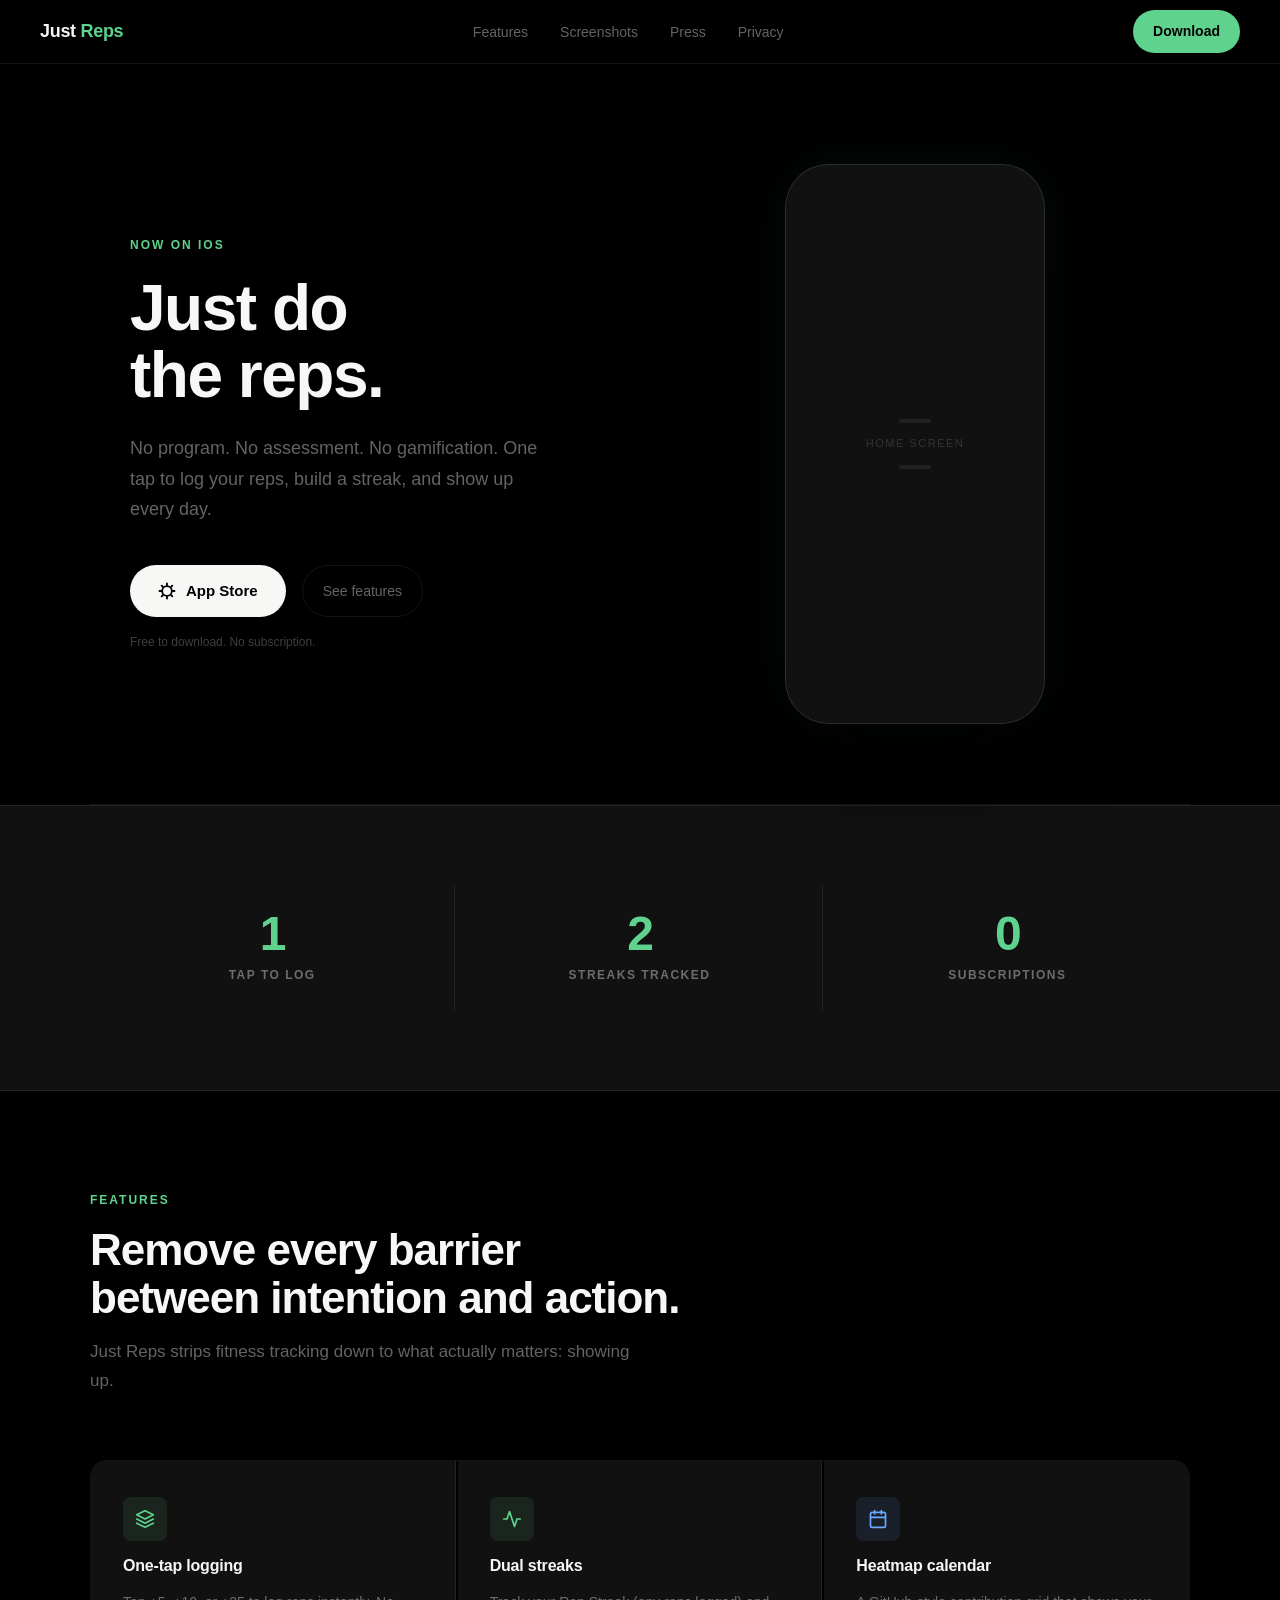
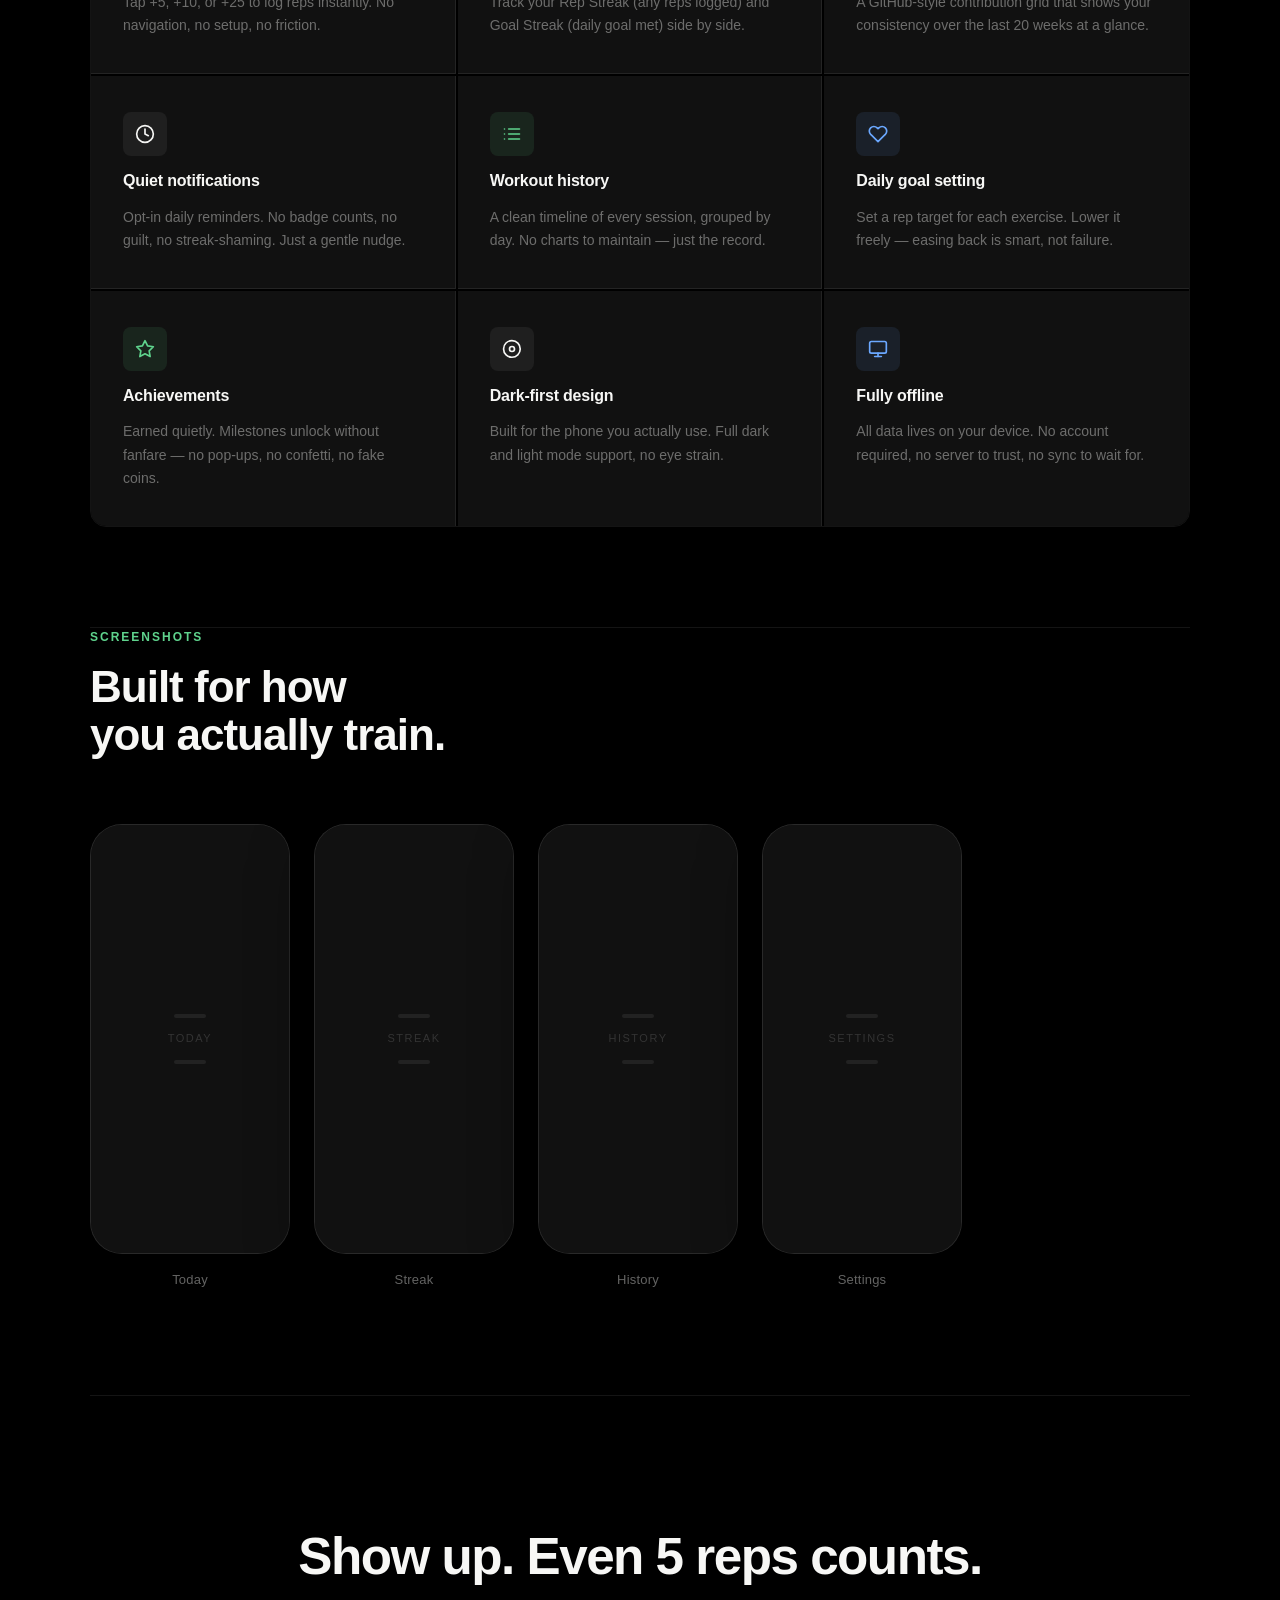
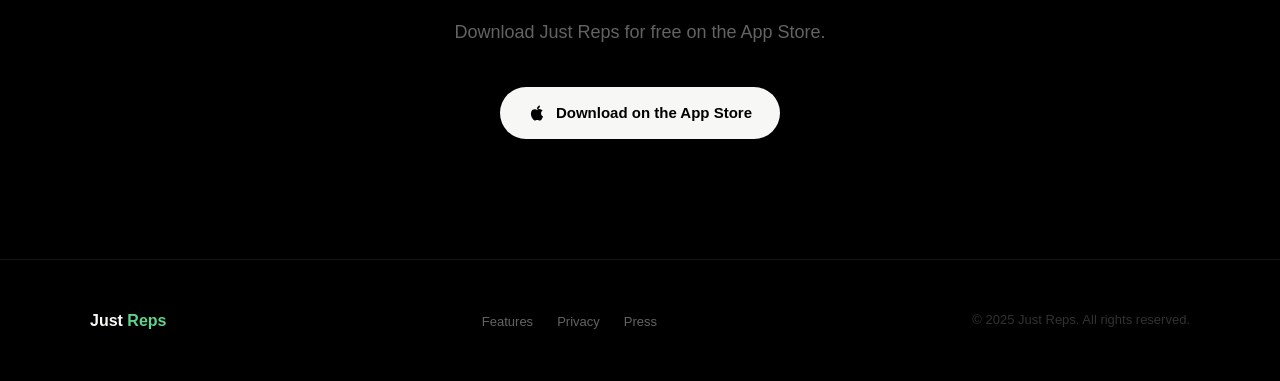
<file: website/index.html>
<!DOCTYPE html>
<html lang="en">
<head>
  <meta charset="UTF-8">
  <meta name="viewport" content="width=device-width, initial-scale=1.0">
  <title>Just Reps — Not a gym app. A discipline app.</title>
  <meta name="description" content="One tap to log. Build a streak. Show up every day. Just Reps is the minimalist fitness streak app for iOS.">
  <meta property="og:title" content="Just Reps">
  <meta property="og:description" content="Not a gym app. A discipline app.">
  <meta property="og:type" content="website">
  <link rel="stylesheet" href="css/style.css">
</head>
<body>

<!-- Nav -->
<nav>
  <a href="index.html" class="nav-logo">Just<span> Reps</span></a>
  <ul class="nav-links">
    <li><a href="#features">Features</a></li>
    <li><a href="#screenshots">Screenshots</a></li>
    <li><a href="press.html">Press</a></li>
    <li><a href="privacy.html">Privacy</a></li>
  </ul>
  <a href="#download" class="nav-cta">Download</a>
</nav>

<!-- Hero -->
<section class="hero" style="padding-top: 100px; padding-bottom: 80px;">
  <div class="hero-copy">
    <p class="hero-eyebrow">Now on iOS</p>
    <h1>Just do<br>the reps.</h1>
    <p class="hero-sub">No program. No assessment. No gamification. One tap to log your reps, build a streak, and show up every day.</p>
    <div class="hero-actions">
      <a href="#download" class="btn-primary">
        <svg width="18" height="18" viewBox="0 0 24 24" fill="none" stroke="currentColor" stroke-width="2.5" stroke-linecap="round" stroke-linejoin="round"><path d="M12 18.5A6.5 6.5 0 1 0 5.5 12a6.5 6.5 0 0 0 6.5 6.5z"/><path d="M12 2v2M12 20v2M4.93 4.93l1.41 1.41M17.66 17.66l1.41 1.41M2 12h2M20 12h2M6.34 17.66l-1.41 1.41M19.07 4.93l-1.41 1.41"/></svg>
        App Store
      </a>
      <a href="#features" class="btn-ghost">See features</a>
    </div>
    <p class="hero-disclaimer">Free to download. No subscription.</p>
  </div>

  <div class="hero-visual">
    <div class="phone-frame">
      <!-- Replace src with actual screenshot -->
      <div class="phone-placeholder">
        <div class="placeholder-dot"></div>
        <span class="placeholder-label">Home Screen</span>
        <div class="placeholder-dot"></div>
      </div>
    </div>
  </div>
</section>

<div class="divider"></div>

<!-- Stat band -->
<div class="streak-band">
  <div class="streak-band-inner">
    <div class="stat-item">
      <div class="stat-number">1</div>
      <div class="stat-label">Tap to log</div>
    </div>
    <div class="stat-item">
      <div class="stat-number">2</div>
      <div class="stat-label">Streaks tracked</div>
    </div>
    <div class="stat-item">
      <div class="stat-number">0</div>
      <div class="stat-label">Subscriptions</div>
    </div>
  </div>
</div>

<!-- Features -->
<section id="features">
  <div class="section-inner">
    <p class="section-label">Features</p>
    <h2 class="section-title">Remove every barrier<br>between intention and action.</h2>
    <p class="section-sub">Just Reps strips fitness tracking down to what actually matters: showing up.</p>

    <div class="features-grid">

      <div class="feature-card">
        <div class="feature-icon">
          <svg width="20" height="20" viewBox="0 0 24 24" fill="none" stroke="#5FD38D" stroke-width="2" stroke-linecap="round" stroke-linejoin="round"><path d="M12 2L2 7l10 5 10-5-10-5z"/><path d="M2 17l10 5 10-5"/><path d="M2 12l10 5 10-5"/></svg>
        </div>
        <div class="feature-name">One-tap logging</div>
        <div class="feature-desc">Tap +5, +10, or +25 to log reps instantly. No navigation, no setup, no friction.</div>
      </div>

      <div class="feature-card">
        <div class="feature-icon">
          <svg width="20" height="20" viewBox="0 0 24 24" fill="none" stroke="#5FD38D" stroke-width="2" stroke-linecap="round" stroke-linejoin="round"><polyline points="22 12 18 12 15 21 9 3 6 12 2 12"/></svg>
        </div>
        <div class="feature-name">Dual streaks</div>
        <div class="feature-desc">Track your Rep Streak (any reps logged) and Goal Streak (daily goal met) side by side.</div>
      </div>

      <div class="feature-card">
        <div class="feature-icon blue">
          <svg width="20" height="20" viewBox="0 0 24 24" fill="none" stroke="#6BA8FF" stroke-width="2" stroke-linecap="round" stroke-linejoin="round"><rect x="3" y="4" width="18" height="18" rx="2" ry="2"/><line x1="16" y1="2" x2="16" y2="6"/><line x1="8" y1="2" x2="8" y2="6"/><line x1="3" y1="10" x2="21" y2="10"/></svg>
        </div>
        <div class="feature-name">Heatmap calendar</div>
        <div class="feature-desc">A GitHub-style contribution grid that shows your consistency over the last 20 weeks at a glance.</div>
      </div>

      <div class="feature-card">
        <div class="feature-icon neutral">
          <svg width="20" height="20" viewBox="0 0 24 24" fill="none" stroke="#F7F7F5" stroke-width="2" stroke-linecap="round" stroke-linejoin="round"><circle cx="12" cy="12" r="10"/><polyline points="12 6 12 12 16 14"/></svg>
        </div>
        <div class="feature-name">Quiet notifications</div>
        <div class="feature-desc">Opt-in daily reminders. No badge counts, no guilt, no streak-shaming. Just a gentle nudge.</div>
      </div>

      <div class="feature-card">
        <div class="feature-icon">
          <svg width="20" height="20" viewBox="0 0 24 24" fill="none" stroke="#5FD38D" stroke-width="2" stroke-linecap="round" stroke-linejoin="round"><line x1="8" y1="6" x2="21" y2="6"/><line x1="8" y1="12" x2="21" y2="12"/><line x1="8" y1="18" x2="21" y2="18"/><line x1="3" y1="6" x2="3.01" y2="6"/><line x1="3" y1="12" x2="3.01" y2="12"/><line x1="3" y1="18" x2="3.01" y2="18"/></svg>
        </div>
        <div class="feature-name">Workout history</div>
        <div class="feature-desc">A clean timeline of every session, grouped by day. No charts to maintain — just the record.</div>
      </div>

      <div class="feature-card">
        <div class="feature-icon blue">
          <svg width="20" height="20" viewBox="0 0 24 24" fill="none" stroke="#6BA8FF" stroke-width="2" stroke-linecap="round" stroke-linejoin="round"><path d="M20.84 4.61a5.5 5.5 0 0 0-7.78 0L12 5.67l-1.06-1.06a5.5 5.5 0 0 0-7.78 7.78l1.06 1.06L12 21.23l7.78-7.78 1.06-1.06a5.5 5.5 0 0 0 0-7.78z"/></svg>
        </div>
        <div class="feature-name">Daily goal setting</div>
        <div class="feature-desc">Set a rep target for each exercise. Lower it freely — easing back is smart, not failure.</div>
      </div>

      <div class="feature-card">
        <div class="feature-icon">
          <svg width="20" height="20" viewBox="0 0 24 24" fill="none" stroke="#5FD38D" stroke-width="2" stroke-linecap="round" stroke-linejoin="round"><polygon points="12 2 15.09 8.26 22 9.27 17 14.14 18.18 21.02 12 17.77 5.82 21.02 7 14.14 2 9.27 8.91 8.26 12 2"/></svg>
        </div>
        <div class="feature-name">Achievements</div>
        <div class="feature-desc">Earned quietly. Milestones unlock without fanfare — no pop-ups, no confetti, no fake coins.</div>
      </div>

      <div class="feature-card">
        <div class="feature-icon neutral">
          <svg width="20" height="20" viewBox="0 0 24 24" fill="none" stroke="#F7F7F5" stroke-width="2" stroke-linecap="round" stroke-linejoin="round"><circle cx="12" cy="12" r="3"/><path d="M19.07 4.93A10 10 0 1 0 4.93 19.07A10 10 0 0 0 19.07 4.93"/></svg>
        </div>
        <div class="feature-name">Dark-first design</div>
        <div class="feature-desc">Built for the phone you actually use. Full dark and light mode support, no eye strain.</div>
      </div>

      <div class="feature-card">
        <div class="feature-icon blue">
          <svg width="20" height="20" viewBox="0 0 24 24" fill="none" stroke="#6BA8FF" stroke-width="2" stroke-linecap="round" stroke-linejoin="round"><rect x="2" y="3" width="20" height="14" rx="2" ry="2"/><line x1="8" y1="21" x2="16" y2="21"/><line x1="12" y1="17" x2="12" y2="21"/></svg>
        </div>
        <div class="feature-name">Fully offline</div>
        <div class="feature-desc">All data lives on your device. No account required, no server to trust, no sync to wait for.</div>
      </div>

    </div>
  </div>
</section>

<div class="divider"></div>

<!-- Screenshots -->
<section id="screenshots">
  <div class="section-inner">
    <p class="section-label">Screenshots</p>
    <h2 class="section-title">Built for how<br>you actually train.</h2>

    <div class="screenshots-row">

      <div class="screenshot-item">
        <div class="screenshot-phone">
          <!-- Replace with actual screenshot -->
          <div class="phone-placeholder">
            <div class="placeholder-dot"></div>
            <span class="placeholder-label">Today</span>
            <div class="placeholder-dot"></div>
          </div>
        </div>
        <span class="screenshot-caption">Today</span>
      </div>

      <div class="screenshot-item">
        <div class="screenshot-phone">
          <div class="phone-placeholder">
            <div class="placeholder-dot"></div>
            <span class="placeholder-label">Streak</span>
            <div class="placeholder-dot"></div>
          </div>
        </div>
        <span class="screenshot-caption">Streak</span>
      </div>

      <div class="screenshot-item">
        <div class="screenshot-phone">
          <div class="phone-placeholder">
            <div class="placeholder-dot"></div>
            <span class="placeholder-label">History</span>
            <div class="placeholder-dot"></div>
          </div>
        </div>
        <span class="screenshot-caption">History</span>
      </div>

      <div class="screenshot-item">
        <div class="screenshot-phone">
          <div class="phone-placeholder">
            <div class="placeholder-dot"></div>
            <span class="placeholder-label">Settings</span>
            <div class="placeholder-dot"></div>
          </div>
        </div>
        <span class="screenshot-caption">Settings</span>
      </div>

    </div>
  </div>
</section>

<div class="divider"></div>

<!-- Download CTA -->
<div class="cta-section" id="download">
  <h2>Show up. Even 5 reps counts.</h2>
  <p>Download Just Reps for free on the App Store.</p>
  <a href="#" class="btn-primary" style="display: inline-flex;">
    <svg width="18" height="18" viewBox="0 0 24 24" fill="currentColor"><path d="M18.71 19.5c-.83 1.24-1.71 2.45-3.05 2.47-1.34.03-1.77-.79-3.29-.79-1.53 0-2 .77-3.27.82-1.31.05-2.3-1.32-3.14-2.53C4.25 17 2.94 12.45 4.7 9.39c.87-1.52 2.43-2.48 4.12-2.51 1.28-.02 2.5.87 3.29.87.78 0 2.26-1.07 3.8-.91.65.03 2.47.26 3.64 1.98-.09.06-2.17 1.28-2.15 3.81.03 3.02 2.65 4.03 2.68 4.04-.03.07-.42 1.44-1.38 2.83M13 3.5c.73-.83 1.94-1.46 2.94-1.5.13 1.17-.34 2.35-1.04 3.19-.69.85-1.83 1.51-2.95 1.42-.15-1.15.41-2.35 1.05-3.11z"/></svg>
    Download on the App Store
  </a>
</div>

<!-- Footer -->
<footer>
  <div class="footer-inner">
    <span class="footer-logo">Just<span> Reps</span></span>
    <ul class="footer-links">
      <li><a href="#features">Features</a></li>
      <li><a href="privacy.html">Privacy</a></li>
      <li><a href="press.html">Press</a></li>
    </ul>
    <span class="footer-copy">&copy; 2025 Just Reps. All rights reserved.</span>
  </div>
</footer>

</body>
</html>
</file>
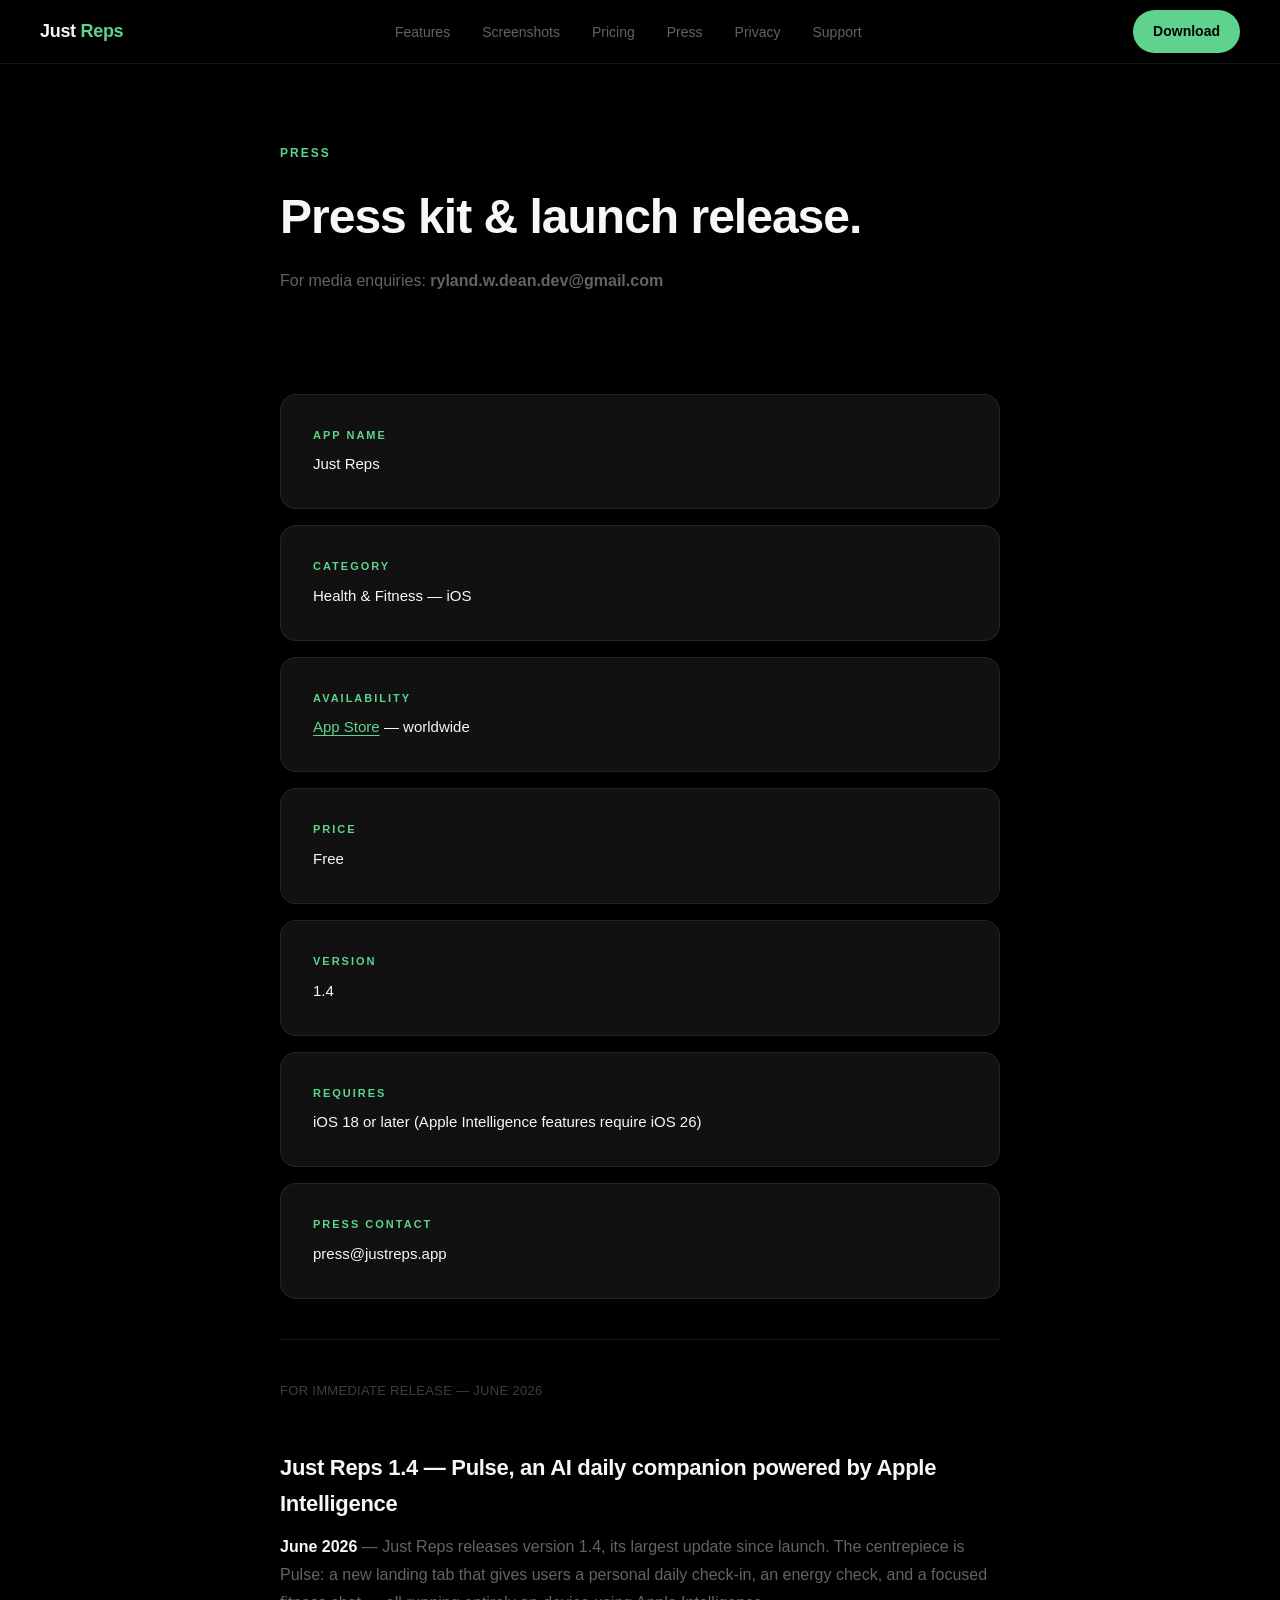
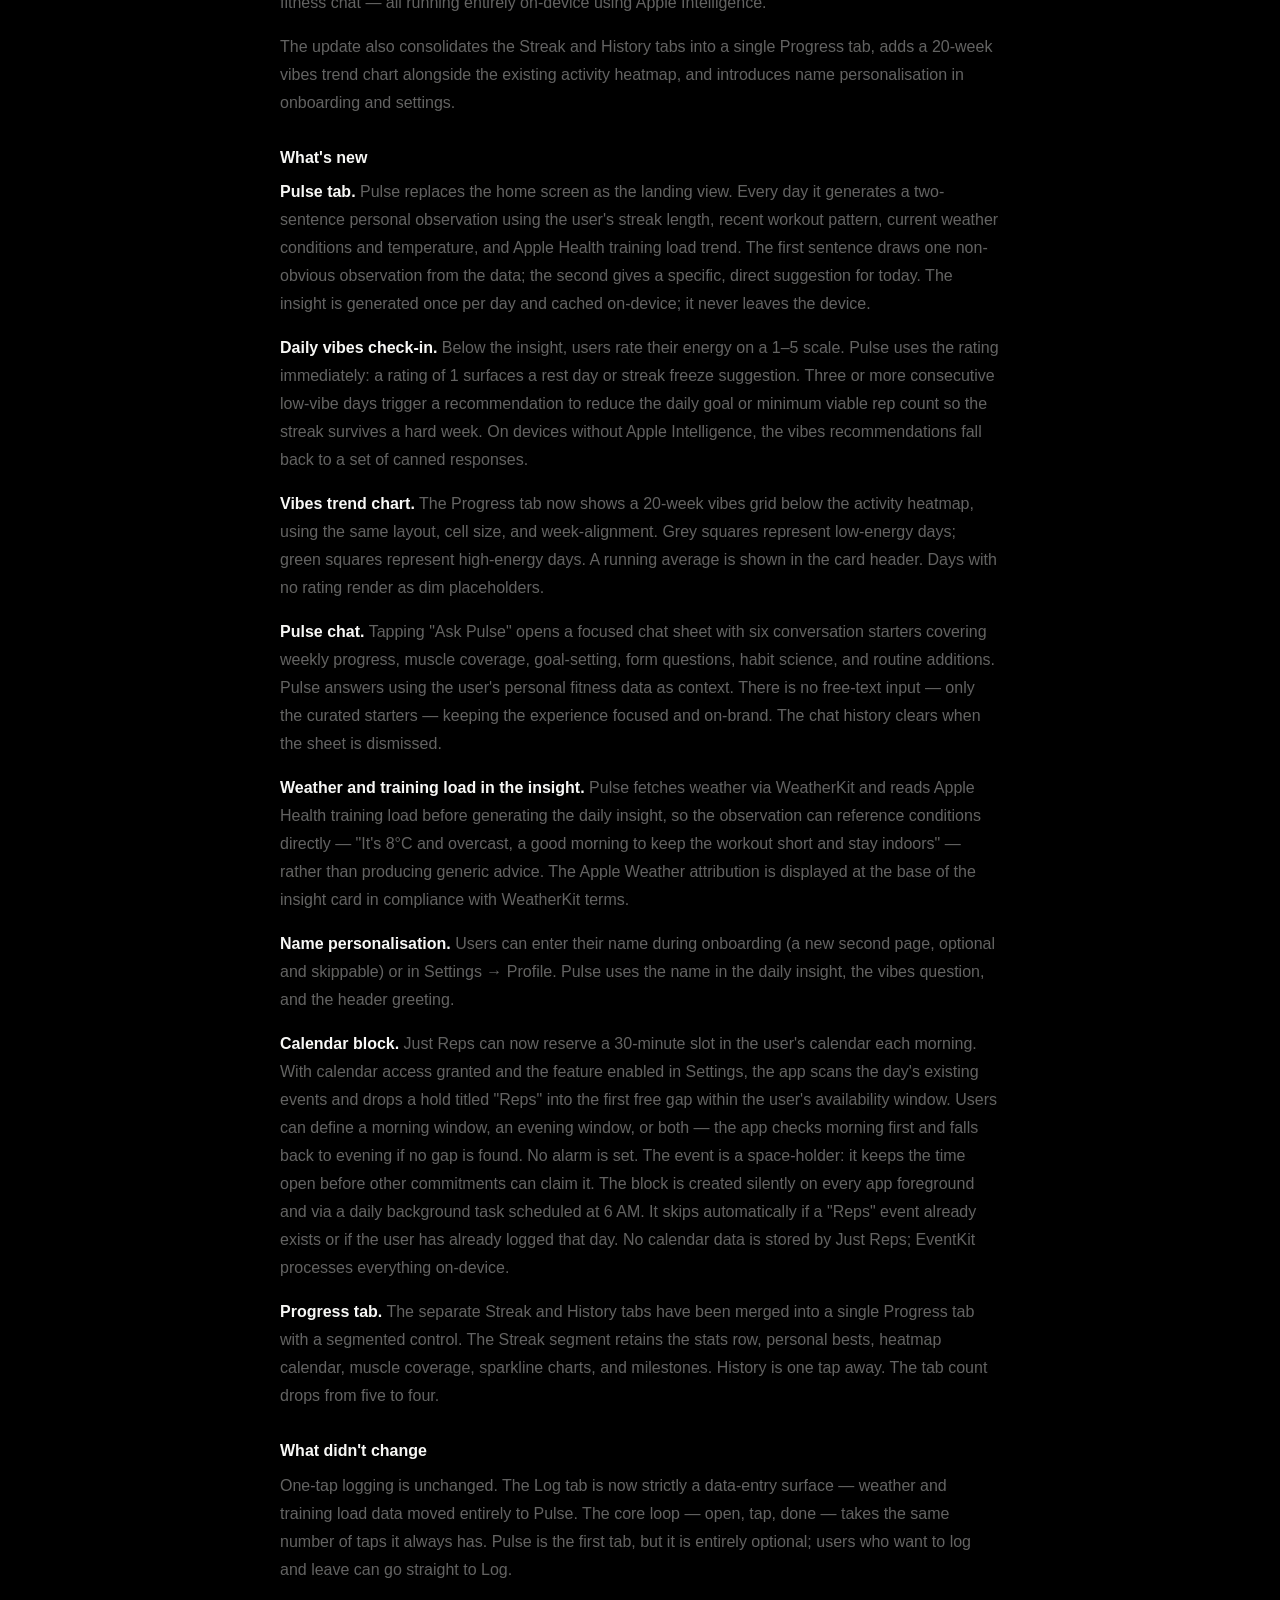
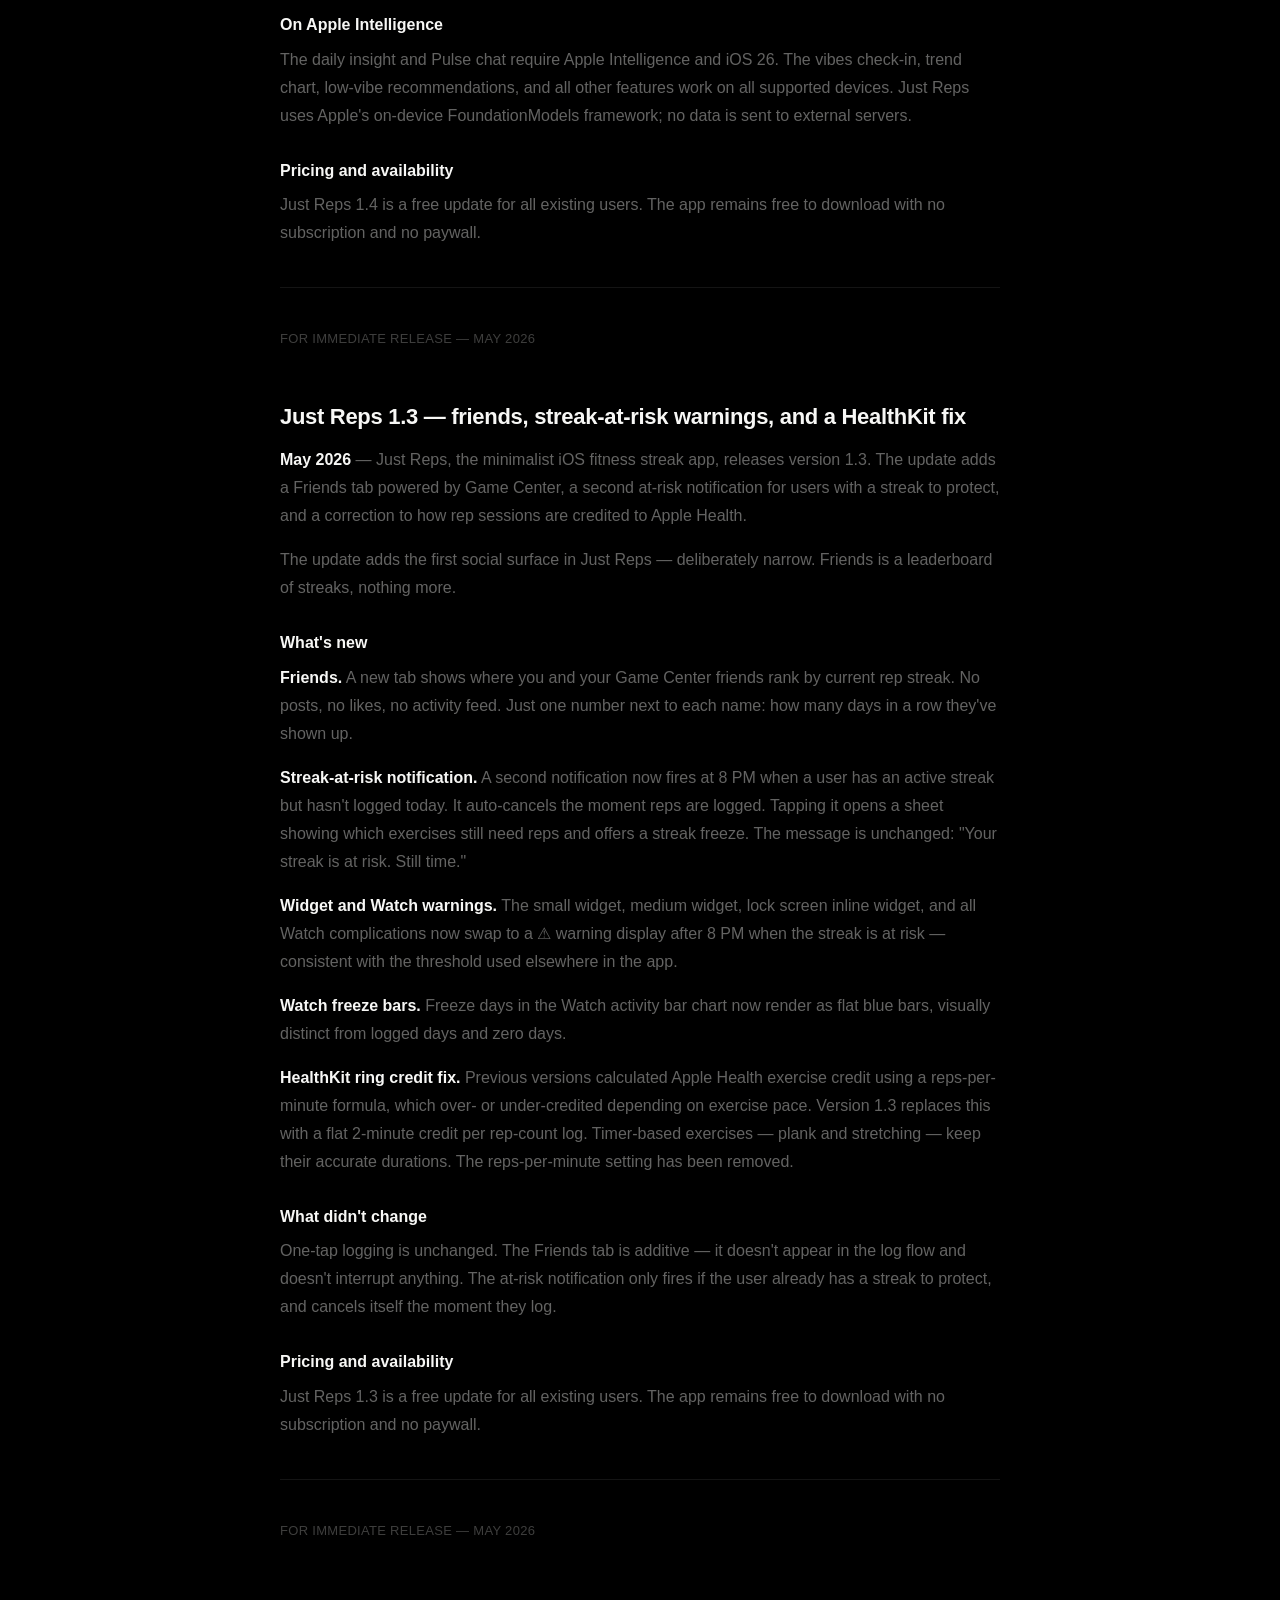
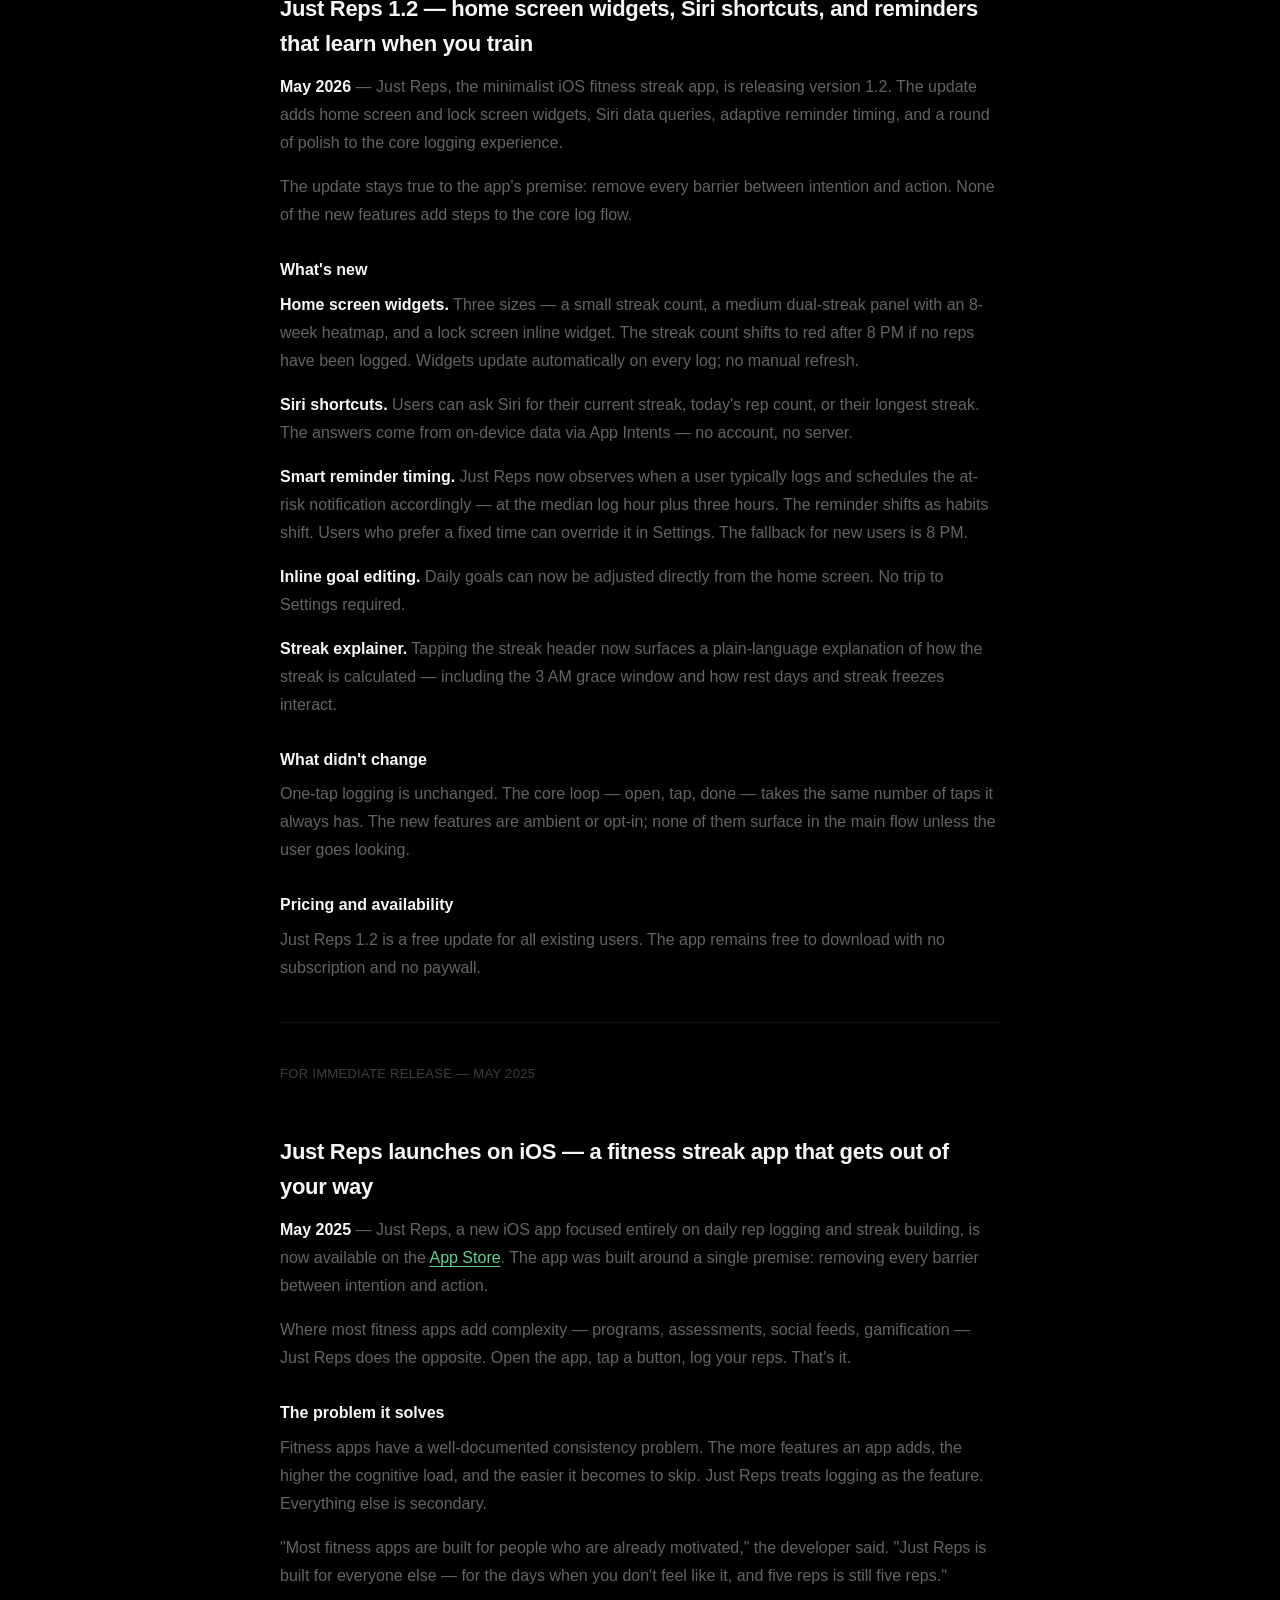
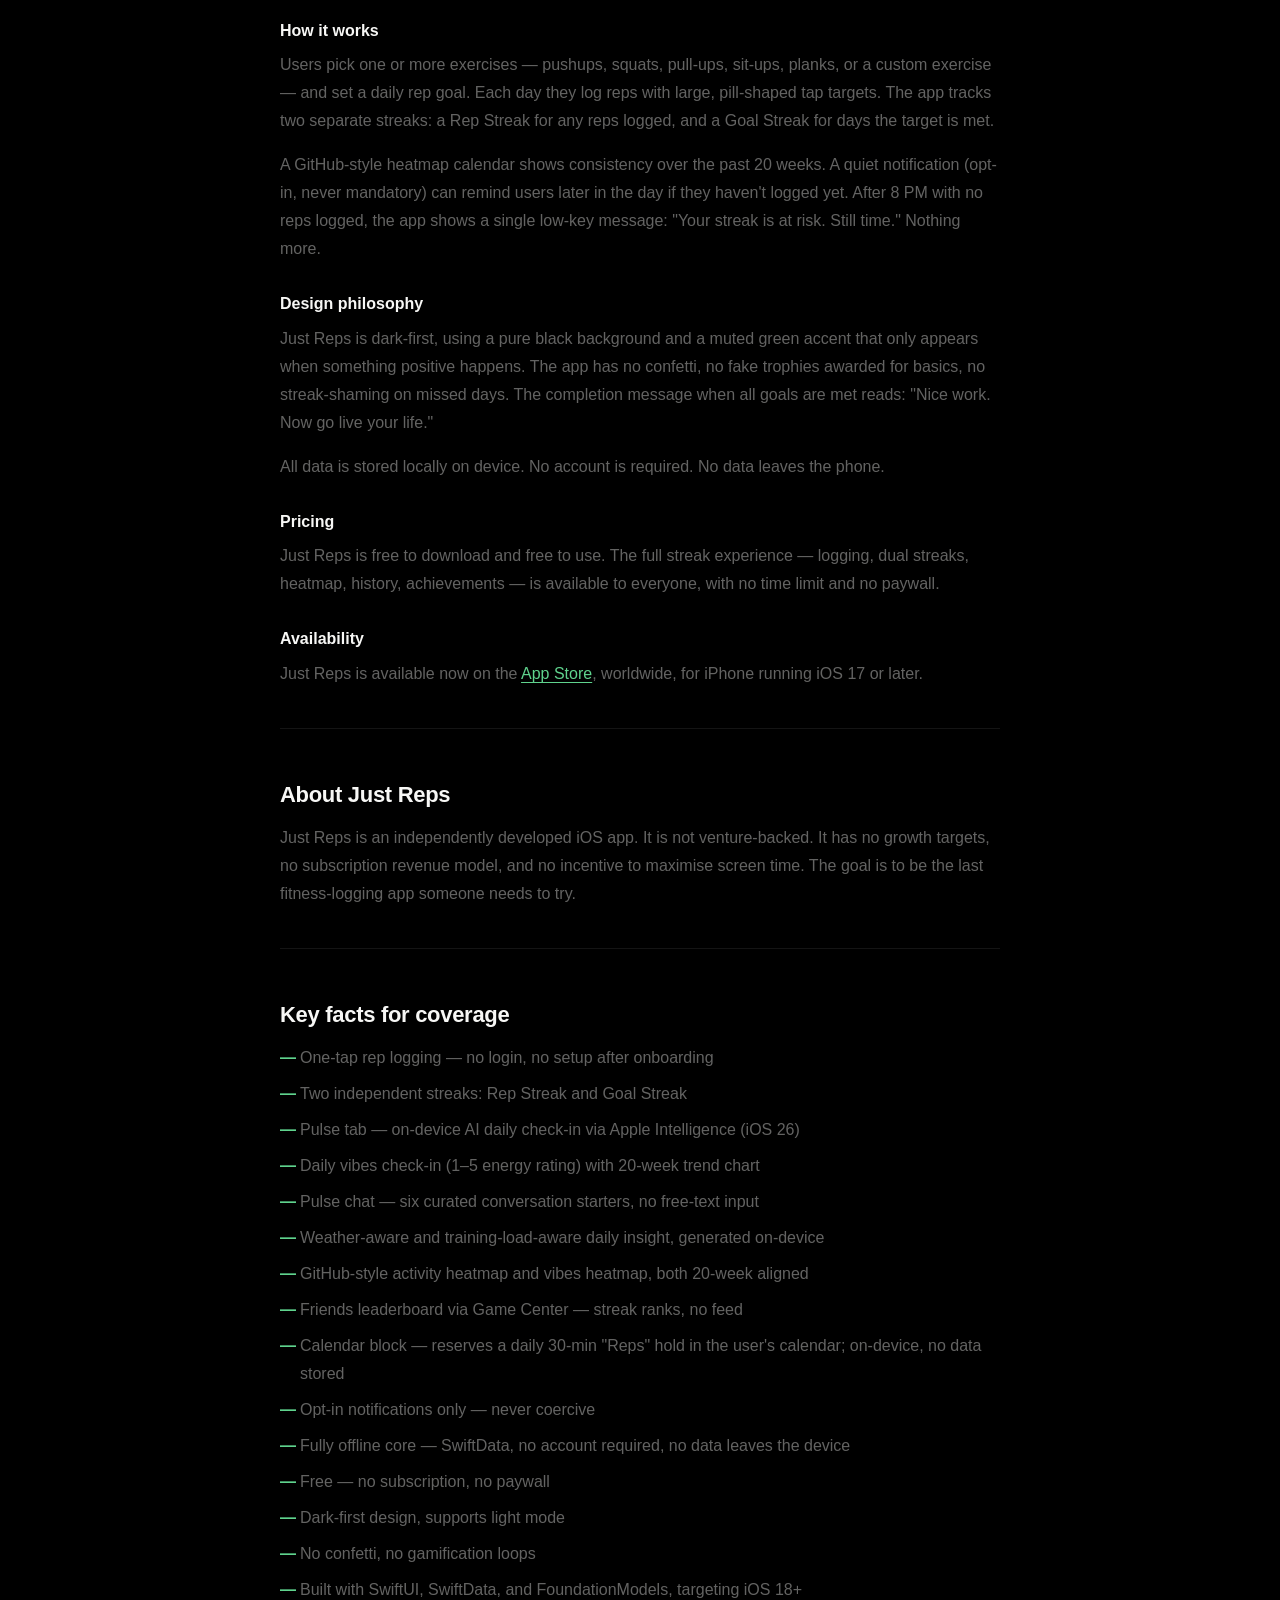
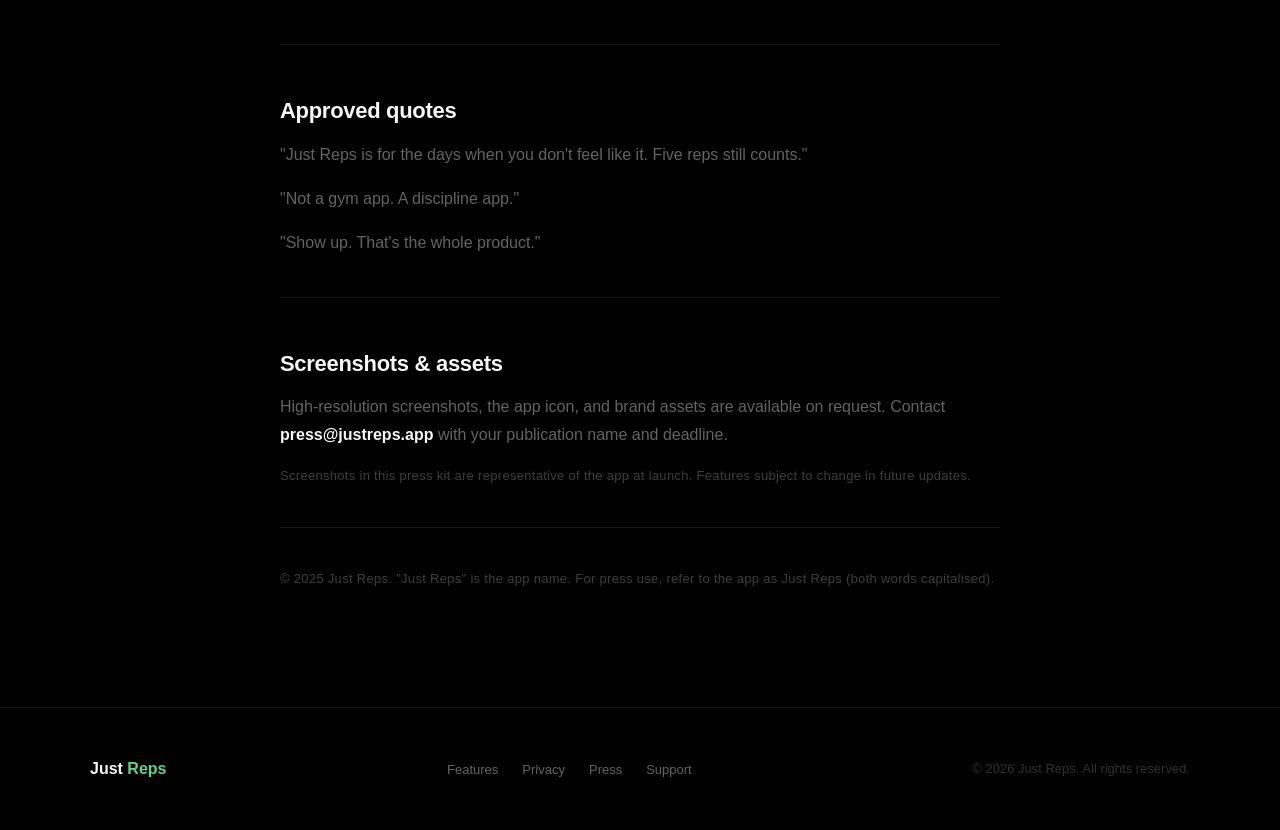
<file: docs/press.html>
<!DOCTYPE html>
<html lang="en">
<head>
  <meta charset="UTF-8">
  <meta name="viewport" content="width=device-width, initial-scale=1.0">
  <title>Press — Just Reps</title>
  <meta name="description" content="Press kit and launch release for Just Reps, the minimalist iOS fitness streak app.">
  <link rel="stylesheet" href="css/style.css">
</head>
<body>

<!-- Nav -->
<nav>
  <a href="index.html" class="nav-logo">Just<span> Reps</span></a>
  <ul class="nav-links">
    <li><a href="index.html#features">Features</a></li>
    <li><a href="index.html#screenshots">Screenshots</a></li>
    <li><a href="index.html#pricing">Pricing</a></li>
    <li><a href="press.html">Press</a></li>
    <li><a href="privacy.html">Privacy</a></li>
    <li><a href="support.html">Support</a></li>
  </ul>
  <a href="index.html#download" class="nav-cta">Download</a>
</nav>

<!-- Header -->
<div class="page-header">
  <p class="section-label">Press</p>
  <h1>Press kit &amp; launch release.</h1>
  <p class="subtitle">For media enquiries: <strong>ryland.w.dean.dev@gmail.com</strong></p>
</div>

<!-- Fact sheet -->
<div class="prose">

  <div class="press-callout">
    <span class="label">App name</span>
    <span class="value">Just Reps</span>
  </div>

  <div class="press-callout" style="margin-top: -24px;">
    <span class="label">Category</span>
    <span class="value">Health &amp; Fitness — iOS</span>
  </div>

  <div class="press-callout" style="margin-top: -24px;">
    <span class="label">Availability</span>
    <span class="value"><a href="https://apps.apple.com/ie/app/just-reps/id6769492322">App Store</a> — worldwide</span>
  </div>

  <div class="press-callout" style="margin-top: -24px;">
    <span class="label">Price</span>
    <span class="value">Free</span>
  </div>

  <div class="press-callout" style="margin-top: -24px;">
    <span class="label">Version</span>
    <span class="value">1.4</span>
  </div>

  <div class="press-callout" style="margin-top: -24px;">
    <span class="label">Requires</span>
    <span class="value">iOS 18 or later (Apple Intelligence features require iOS 26)</span>
  </div>

  <div class="press-callout" style="margin-top: -24px;">
    <span class="label">Press contact</span>
    <span class="value">press@justreps.app</span>
  </div>

  <hr>

  <!-- V1.4 press release -->
  <p class="meta">FOR IMMEDIATE RELEASE — JUNE 2026</p>

  <h2>Just Reps 1.4 — Pulse, an AI daily companion powered by Apple Intelligence</h2>

  <p><strong>June 2026</strong> — Just Reps releases version 1.4, its largest update since launch. The centrepiece is Pulse: a new landing tab that gives users a personal daily check-in, an energy check, and a focused fitness chat — all running entirely on-device using Apple Intelligence.</p>

  <p>The update also consolidates the Streak and History tabs into a single Progress tab, adds a 20-week vibes trend chart alongside the existing activity heatmap, and introduces name personalisation in onboarding and settings.</p>

  <h3>What's new</h3>

  <p><strong>Pulse tab.</strong> Pulse replaces the home screen as the landing view. Every day it generates a two-sentence personal observation using the user's streak length, recent workout pattern, current weather conditions and temperature, and Apple Health training load trend. The first sentence draws one non-obvious observation from the data; the second gives a specific, direct suggestion for today. The insight is generated once per day and cached on-device; it never leaves the device.</p>

  <p><strong>Daily vibes check-in.</strong> Below the insight, users rate their energy on a 1–5 scale. Pulse uses the rating immediately: a rating of 1 surfaces a rest day or streak freeze suggestion. Three or more consecutive low-vibe days trigger a recommendation to reduce the daily goal or minimum viable rep count so the streak survives a hard week. On devices without Apple Intelligence, the vibes recommendations fall back to a set of canned responses.</p>

  <p><strong>Vibes trend chart.</strong> The Progress tab now shows a 20-week vibes grid below the activity heatmap, using the same layout, cell size, and week-alignment. Grey squares represent low-energy days; green squares represent high-energy days. A running average is shown in the card header. Days with no rating render as dim placeholders.</p>

  <p><strong>Pulse chat.</strong> Tapping "Ask Pulse" opens a focused chat sheet with six conversation starters covering weekly progress, muscle coverage, goal-setting, form questions, habit science, and routine additions. Pulse answers using the user's personal fitness data as context. There is no free-text input — only the curated starters — keeping the experience focused and on-brand. The chat history clears when the sheet is dismissed.</p>

  <p><strong>Weather and training load in the insight.</strong> Pulse fetches weather via WeatherKit and reads Apple Health training load before generating the daily insight, so the observation can reference conditions directly — "It's 8°C and overcast, a good morning to keep the workout short and stay indoors" — rather than producing generic advice. The Apple Weather attribution is displayed at the base of the insight card in compliance with WeatherKit terms.</p>

  <p><strong>Name personalisation.</strong> Users can enter their name during onboarding (a new second page, optional and skippable) or in Settings → Profile. Pulse uses the name in the daily insight, the vibes question, and the header greeting.</p>

  <p><strong>Calendar block.</strong> Just Reps can now reserve a 30-minute slot in the user's calendar each morning. With calendar access granted and the feature enabled in Settings, the app scans the day's existing events and drops a hold titled "Reps" into the first free gap within the user's availability window. Users can define a morning window, an evening window, or both — the app checks morning first and falls back to evening if no gap is found. No alarm is set. The event is a space-holder: it keeps the time open before other commitments can claim it. The block is created silently on every app foreground and via a daily background task scheduled at 6 AM. It skips automatically if a "Reps" event already exists or if the user has already logged that day. No calendar data is stored by Just Reps; EventKit processes everything on-device.</p>

  <p><strong>Progress tab.</strong> The separate Streak and History tabs have been merged into a single Progress tab with a segmented control. The Streak segment retains the stats row, personal bests, heatmap calendar, muscle coverage, sparkline charts, and milestones. History is one tap away. The tab count drops from five to four.</p>

  <h3>What didn't change</h3>

  <p>One-tap logging is unchanged. The Log tab is now strictly a data-entry surface — weather and training load data moved entirely to Pulse. The core loop — open, tap, done — takes the same number of taps it always has. Pulse is the first tab, but it is entirely optional; users who want to log and leave can go straight to Log.</p>

  <h3>On Apple Intelligence</h3>

  <p>The daily insight and Pulse chat require Apple Intelligence and iOS 26. The vibes check-in, trend chart, low-vibe recommendations, and all other features work on all supported devices. Just Reps uses Apple's on-device FoundationModels framework; no data is sent to external servers.</p>

  <h3>Pricing and availability</h3>

  <p>Just Reps 1.4 is a free update for all existing users. The app remains free to download with no subscription and no paywall.</p>

  <hr>

  <!-- V1.3 press release -->
  <p class="meta">FOR IMMEDIATE RELEASE — MAY 2026</p>

  <h2>Just Reps 1.3 — friends, streak-at-risk warnings, and a HealthKit fix</h2>

  <p><strong>May 2026</strong> — Just Reps, the minimalist iOS fitness streak app, releases version 1.3. The update adds a Friends tab powered by Game Center, a second at-risk notification for users with a streak to protect, and a correction to how rep sessions are credited to Apple Health.</p>

  <p>The update adds the first social surface in Just Reps — deliberately narrow. Friends is a leaderboard of streaks, nothing more.</p>

  <h3>What's new</h3>

  <p><strong>Friends.</strong> A new tab shows where you and your Game Center friends rank by current rep streak. No posts, no likes, no activity feed. Just one number next to each name: how many days in a row they've shown up.</p>

  <p><strong>Streak-at-risk notification.</strong> A second notification now fires at 8 PM when a user has an active streak but hasn't logged today. It auto-cancels the moment reps are logged. Tapping it opens a sheet showing which exercises still need reps and offers a streak freeze. The message is unchanged: "Your streak is at risk. Still time."</p>

  <p><strong>Widget and Watch warnings.</strong> The small widget, medium widget, lock screen inline widget, and all Watch complications now swap to a ⚠ warning display after 8 PM when the streak is at risk — consistent with the threshold used elsewhere in the app.</p>

  <p><strong>Watch freeze bars.</strong> Freeze days in the Watch activity bar chart now render as flat blue bars, visually distinct from logged days and zero days.</p>

  <p><strong>HealthKit ring credit fix.</strong> Previous versions calculated Apple Health exercise credit using a reps-per-minute formula, which over- or under-credited depending on exercise pace. Version 1.3 replaces this with a flat 2-minute credit per rep-count log. Timer-based exercises — plank and stretching — keep their accurate durations. The reps-per-minute setting has been removed.</p>

  <h3>What didn't change</h3>

  <p>One-tap logging is unchanged. The Friends tab is additive — it doesn't appear in the log flow and doesn't interrupt anything. The at-risk notification only fires if the user already has a streak to protect, and cancels itself the moment they log.</p>

  <h3>Pricing and availability</h3>

  <p>Just Reps 1.3 is a free update for all existing users. The app remains free to download with no subscription and no paywall.</p>

  <hr>

  <!-- V1.2 press release -->
  <p class="meta">FOR IMMEDIATE RELEASE — MAY 2026</p>

  <h2>Just Reps 1.2 — home screen widgets, Siri shortcuts, and reminders that learn when you train</h2>

  <p><strong>May 2026</strong> — Just Reps, the minimalist iOS fitness streak app, is releasing version 1.2. The update adds home screen and lock screen widgets, Siri data queries, adaptive reminder timing, and a round of polish to the core logging experience.</p>

  <p>The update stays true to the app's premise: remove every barrier between intention and action. None of the new features add steps to the core log flow.</p>

  <h3>What's new</h3>

  <p><strong>Home screen widgets.</strong> Three sizes — a small streak count, a medium dual-streak panel with an 8-week heatmap, and a lock screen inline widget. The streak count shifts to red after 8 PM if no reps have been logged. Widgets update automatically on every log; no manual refresh.</p>

  <p><strong>Siri shortcuts.</strong> Users can ask Siri for their current streak, today's rep count, or their longest streak. The answers come from on-device data via App Intents — no account, no server.</p>

  <p><strong>Smart reminder timing.</strong> Just Reps now observes when a user typically logs and schedules the at-risk notification accordingly — at the median log hour plus three hours. The reminder shifts as habits shift. Users who prefer a fixed time can override it in Settings. The fallback for new users is 8 PM.</p>

  <p><strong>Inline goal editing.</strong> Daily goals can now be adjusted directly from the home screen. No trip to Settings required.</p>

  <p><strong>Streak explainer.</strong> Tapping the streak header now surfaces a plain-language explanation of how the streak is calculated — including the 3 AM grace window and how rest days and streak freezes interact.</p>

  <h3>What didn't change</h3>

  <p>One-tap logging is unchanged. The core loop — open, tap, done — takes the same number of taps it always has. The new features are ambient or opt-in; none of them surface in the main flow unless the user goes looking.</p>

  <h3>Pricing and availability</h3>

  <p>Just Reps 1.2 is a free update for all existing users. The app remains free to download with no subscription and no paywall.</p>

  <hr>

  <!-- V1.0 press release -->
  <p class="meta">FOR IMMEDIATE RELEASE — MAY 2025</p>

  <h2>Just Reps launches on iOS — a fitness streak app that gets out of your way</h2>

  <p><strong>May 2025</strong> — Just Reps, a new iOS app focused entirely on daily rep logging and streak building, is now available on the <a href="https://apps.apple.com/ie/app/just-reps/id6769492322">App Store</a>. The app was built around a single premise: removing every barrier between intention and action.</p>

  <p>Where most fitness apps add complexity — programs, assessments, social feeds, gamification — Just Reps does the opposite. Open the app, tap a button, log your reps. That's it.</p>

  <h3>The problem it solves</h3>

  <p>Fitness apps have a well-documented consistency problem. The more features an app adds, the higher the cognitive load, and the easier it becomes to skip. Just Reps treats logging as the feature. Everything else is secondary.</p>

  <p>"Most fitness apps are built for people who are already motivated," the developer said. "Just Reps is built for everyone else — for the days when you don't feel like it, and five reps is still five reps."</p>

  <h3>How it works</h3>

  <p>Users pick one or more exercises — pushups, squats, pull-ups, sit-ups, planks, or a custom exercise — and set a daily rep goal. Each day they log reps with large, pill-shaped tap targets. The app tracks two separate streaks: a Rep Streak for any reps logged, and a Goal Streak for days the target is met.</p>

  <p>A GitHub-style heatmap calendar shows consistency over the past 20 weeks. A quiet notification (opt-in, never mandatory) can remind users later in the day if they haven't logged yet. After 8 PM with no reps logged, the app shows a single low-key message: "Your streak is at risk. Still time." Nothing more.</p>

  <h3>Design philosophy</h3>

  <p>Just Reps is dark-first, using a pure black background and a muted green accent that only appears when something positive happens. The app has no confetti, no fake trophies awarded for basics, no streak-shaming on missed days. The completion message when all goals are met reads: "Nice work. Now go live your life."</p>

  <p>All data is stored locally on device. No account is required. No data leaves the phone.</p>

  <h3>Pricing</h3>

  <p>Just Reps is free to download and free to use. The full streak experience — logging, dual streaks, heatmap, history, achievements — is available to everyone, with no time limit and no paywall.</p>

  <h3>Availability</h3>

  <p>Just Reps is available now on the <a href="https://apps.apple.com/ie/app/just-reps/id6769492322">App Store</a>, worldwide, for iPhone running iOS 17 or later.</p>

  <hr>

  <h2>About Just Reps</h2>

  <p>Just Reps is an independently developed iOS app. It is not venture-backed. It has no growth targets, no subscription revenue model, and no incentive to maximise screen time. The goal is to be the last fitness-logging app someone needs to try.</p>

  <hr>

  <h2>Key facts for coverage</h2>

  <ul>
    <li>One-tap rep logging — no login, no setup after onboarding</li>
    <li>Two independent streaks: Rep Streak and Goal Streak</li>
    <li>Pulse tab — on-device AI daily check-in via Apple Intelligence (iOS 26)</li>
    <li>Daily vibes check-in (1–5 energy rating) with 20-week trend chart</li>
    <li>Pulse chat — six curated conversation starters, no free-text input</li>
    <li>Weather-aware and training-load-aware daily insight, generated on-device</li>
    <li>GitHub-style activity heatmap and vibes heatmap, both 20-week aligned</li>
    <li>Friends leaderboard via Game Center — streak ranks, no feed</li>
    <li>Calendar block — reserves a daily 30-min "Reps" hold in the user's calendar; on-device, no data stored</li>
    <li>Opt-in notifications only — never coercive</li>
    <li>Fully offline core — SwiftData, no account required, no data leaves the device</li>
    <li>Free — no subscription, no paywall</li>
    <li>Dark-first design, supports light mode</li>
    <li>No confetti, no gamification loops</li>
    <li>Built with SwiftUI, SwiftData, and FoundationModels, targeting iOS 18+</li>
  </ul>

  <hr>

  <h2>Approved quotes</h2>

  <p>"Just Reps is for the days when you don't feel like it. Five reps still counts."</p>

  <p>"Not a gym app. A discipline app."</p>

  <p>"Show up. That's the whole product."</p>

  <hr>

  <h2>Screenshots &amp; assets</h2>

  <p>High-resolution screenshots, the app icon, and brand assets are available on request. Contact <strong>press@justreps.app</strong> with your publication name and deadline.</p>

  <p class="meta">Screenshots in this press kit are representative of the app at launch. Features subject to change in future updates.</p>

  <hr>

  <p class="meta">&copy; 2025 Just Reps. "Just Reps" is the app name. For press use, refer to the app as Just Reps (both words capitalised).</p>

</div>

<!-- Footer -->
<footer>
  <div class="footer-inner">
    <span class="footer-logo">Just<span> Reps</span></span>
    <ul class="footer-links">
      <li><a href="index.html#features">Features</a></li>
      <li><a href="privacy.html">Privacy</a></li>
      <li><a href="press.html">Press</a></li>
      <li><a href="support.html">Support</a></li>
    </ul>
    <span class="footer-copy">&copy; 2026 Just Reps. All rights reserved.</span>
  </div>
</footer>

</body>
</html>
</file>
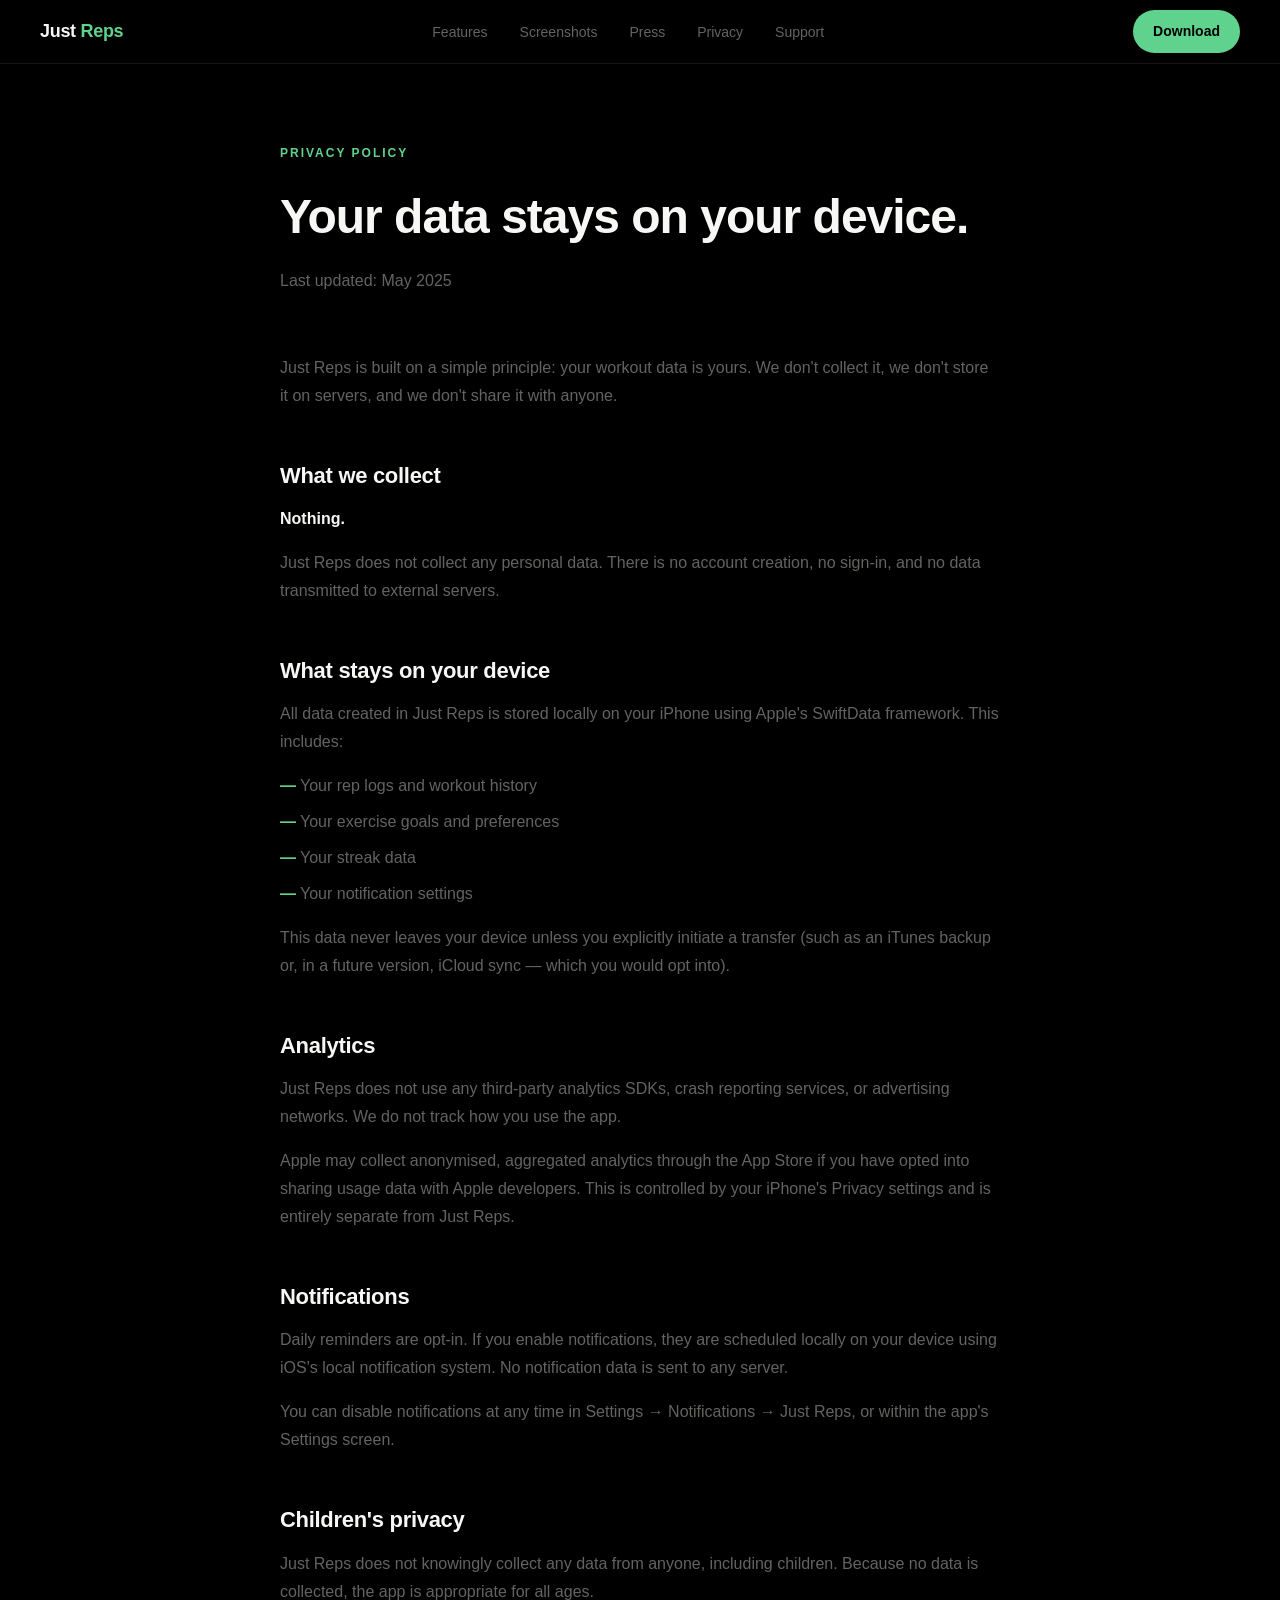
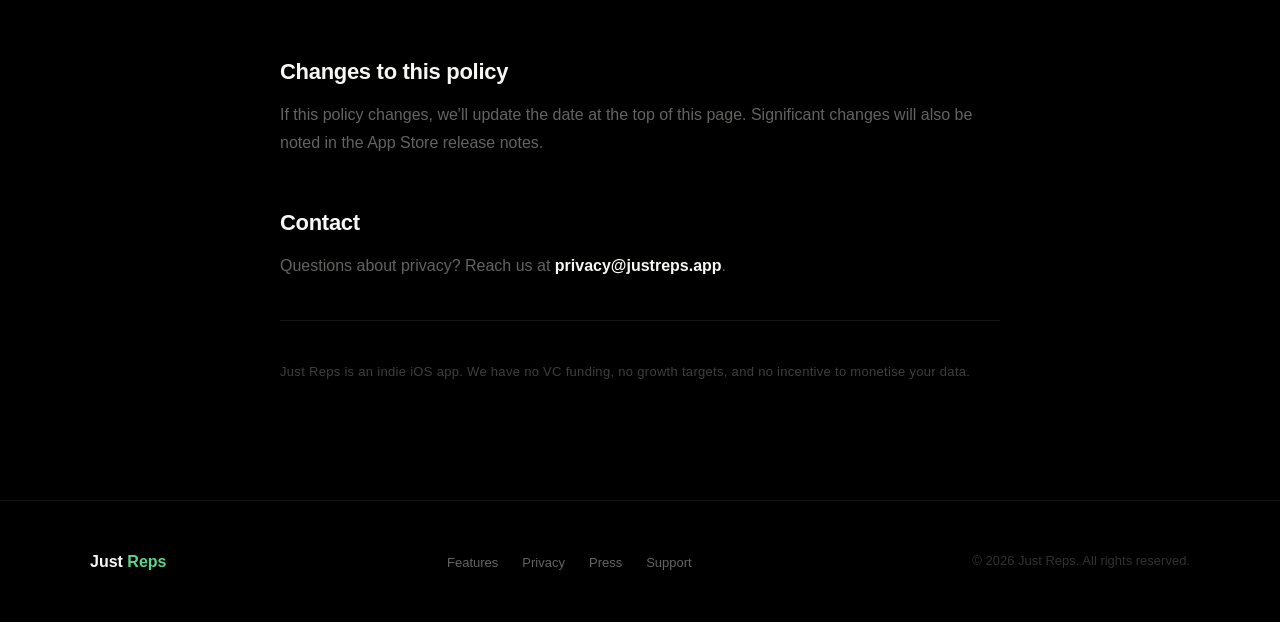
<file: docs/privacy.html>
<!DOCTYPE html>
<html lang="en">
<head>
  <meta charset="UTF-8">
  <meta name="viewport" content="width=device-width, initial-scale=1.0">
  <title>Privacy Policy — Just Reps</title>
  <meta name="description" content="Just Reps privacy policy. Your data stays on your device.">
  <link rel="stylesheet" href="css/style.css">
</head>
<body>

<!-- Nav -->
<nav>
  <a href="index.html" class="nav-logo">Just<span> Reps</span></a>
  <ul class="nav-links">
    <li><a href="index.html#features">Features</a></li>
    <li><a href="index.html#screenshots">Screenshots</a></li>
    <li><a href="press.html">Press</a></li>
    <li><a href="privacy.html">Privacy</a></li>
    <li><a href="support.html">Support</a></li>
  </ul>
  <a href="index.html#download" class="nav-cta">Download</a>
</nav>

<!-- Header -->
<div class="page-header">
  <p class="section-label">Privacy Policy</p>
  <h1>Your data stays on your device.</h1>
  <p class="subtitle">Last updated: May 2025</p>
</div>

<!-- Content -->
<div class="prose">

  <p>Just Reps is built on a simple principle: your workout data is yours. We don't collect it, we don't store it on servers, and we don't share it with anyone.</p>

  <h2>What we collect</h2>

  <p><strong>Nothing.</strong></p>

  <p>Just Reps does not collect any personal data. There is no account creation, no sign-in, and no data transmitted to external servers.</p>

  <h2>What stays on your device</h2>

  <p>All data created in Just Reps is stored locally on your iPhone using Apple's SwiftData framework. This includes:</p>

  <ul>
    <li>Your rep logs and workout history</li>
    <li>Your exercise goals and preferences</li>
    <li>Your streak data</li>
    <li>Your notification settings</li>
  </ul>

  <p>This data never leaves your device unless you explicitly initiate a transfer (such as an iTunes backup or, in a future version, iCloud sync — which you would opt into).</p>

  <h2>Analytics</h2>

  <p>Just Reps does not use any third-party analytics SDKs, crash reporting services, or advertising networks. We do not track how you use the app.</p>

  <p>Apple may collect anonymised, aggregated analytics through the App Store if you have opted into sharing usage data with Apple developers. This is controlled by your iPhone's Privacy settings and is entirely separate from Just Reps.</p>

  <h2>Notifications</h2>

  <p>Daily reminders are opt-in. If you enable notifications, they are scheduled locally on your device using iOS's local notification system. No notification data is sent to any server.</p>

  <p>You can disable notifications at any time in Settings → Notifications → Just Reps, or within the app's Settings screen.</p>

  <h2>Children's privacy</h2>

  <p>Just Reps does not knowingly collect any data from anyone, including children. Because no data is collected, the app is appropriate for all ages.</p>

  <h2>Changes to this policy</h2>

  <p>If this policy changes, we'll update the date at the top of this page. Significant changes will also be noted in the App Store release notes.</p>

  <h2>Contact</h2>

  <p>Questions about privacy? Reach us at <strong>privacy@justreps.app</strong>.</p>

  <hr>

  <p class="meta">Just Reps is an indie iOS app. We have no VC funding, no growth targets, and no incentive to monetise your data.</p>

</div>

<!-- Footer -->
<footer>
  <div class="footer-inner">
    <span class="footer-logo">Just<span> Reps</span></span>
    <ul class="footer-links">
      <li><a href="index.html#features">Features</a></li>
      <li><a href="privacy.html">Privacy</a></li>
      <li><a href="press.html">Press</a></li>
      <li><a href="support.html">Support</a></li>
    </ul>
    <span class="footer-copy">&copy; 2026 Just Reps. All rights reserved.</span>
  </div>
</footer>

</body>
</html>
</file>
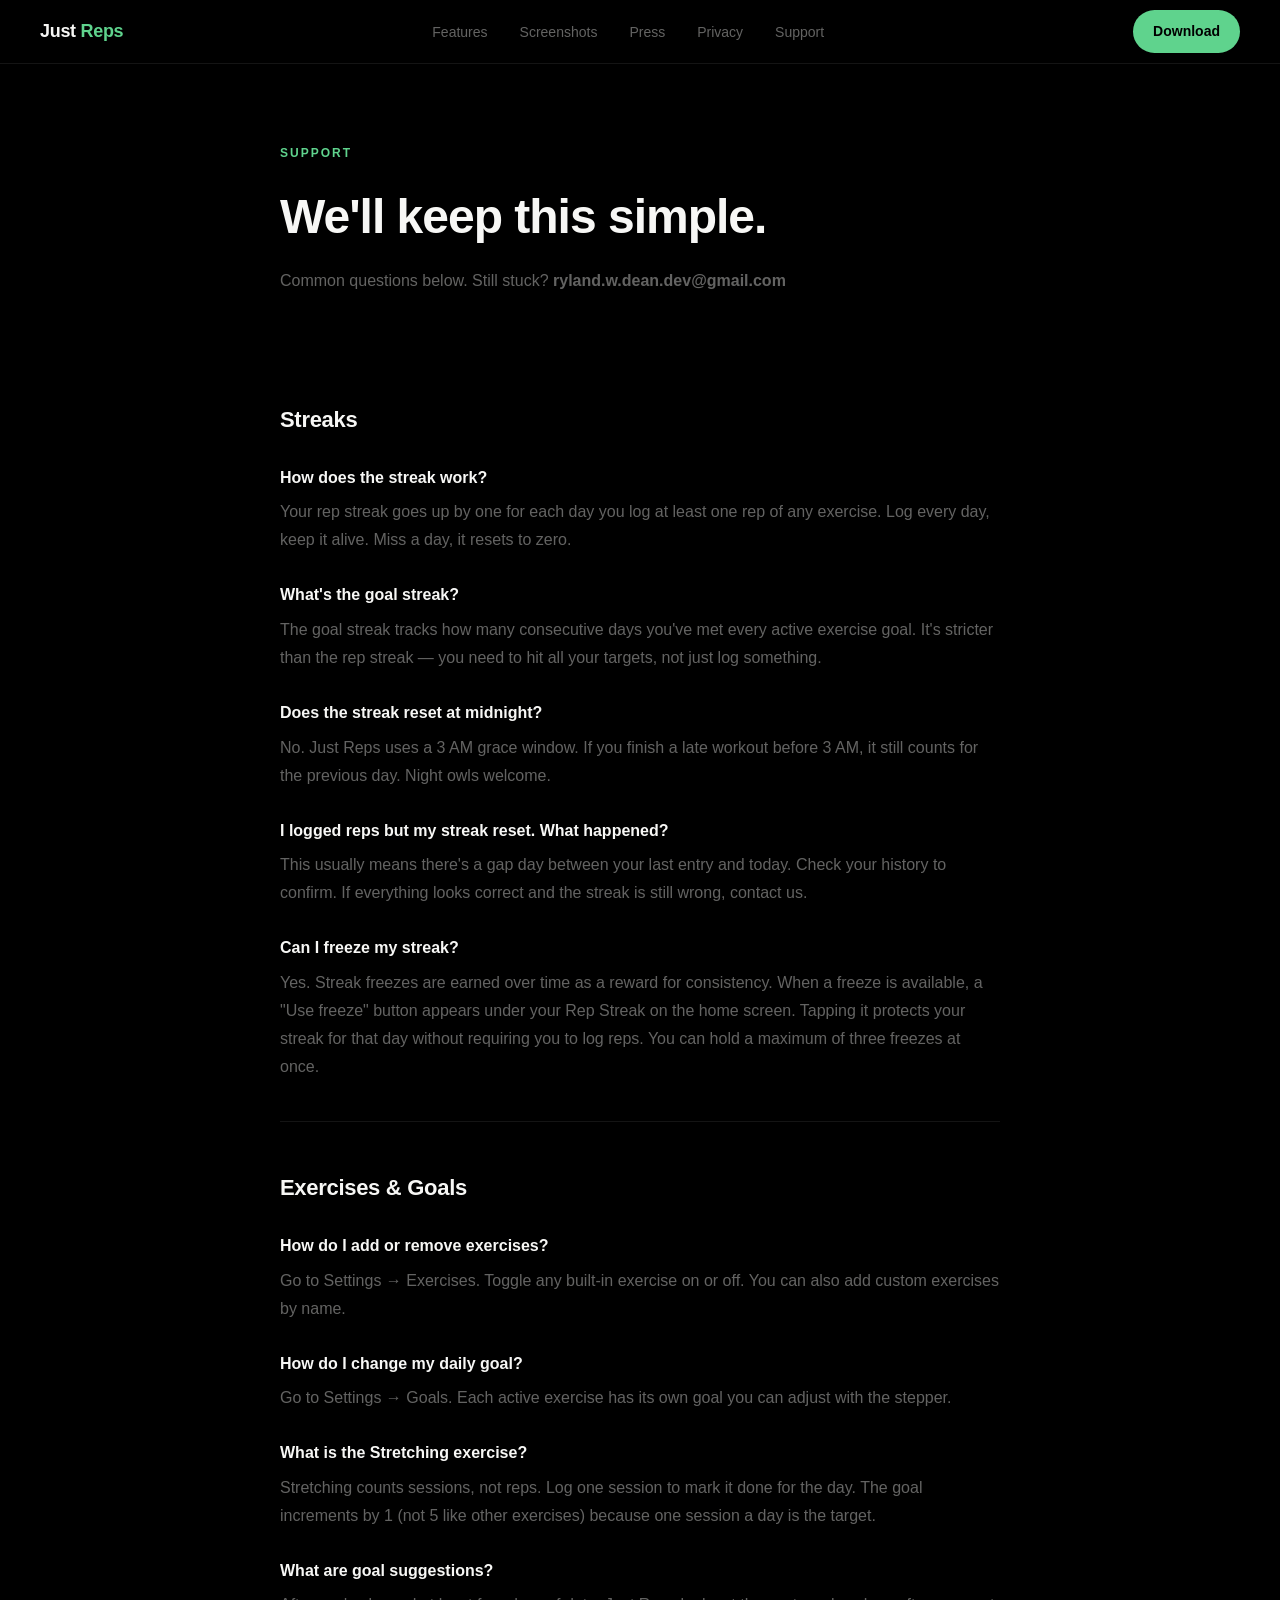
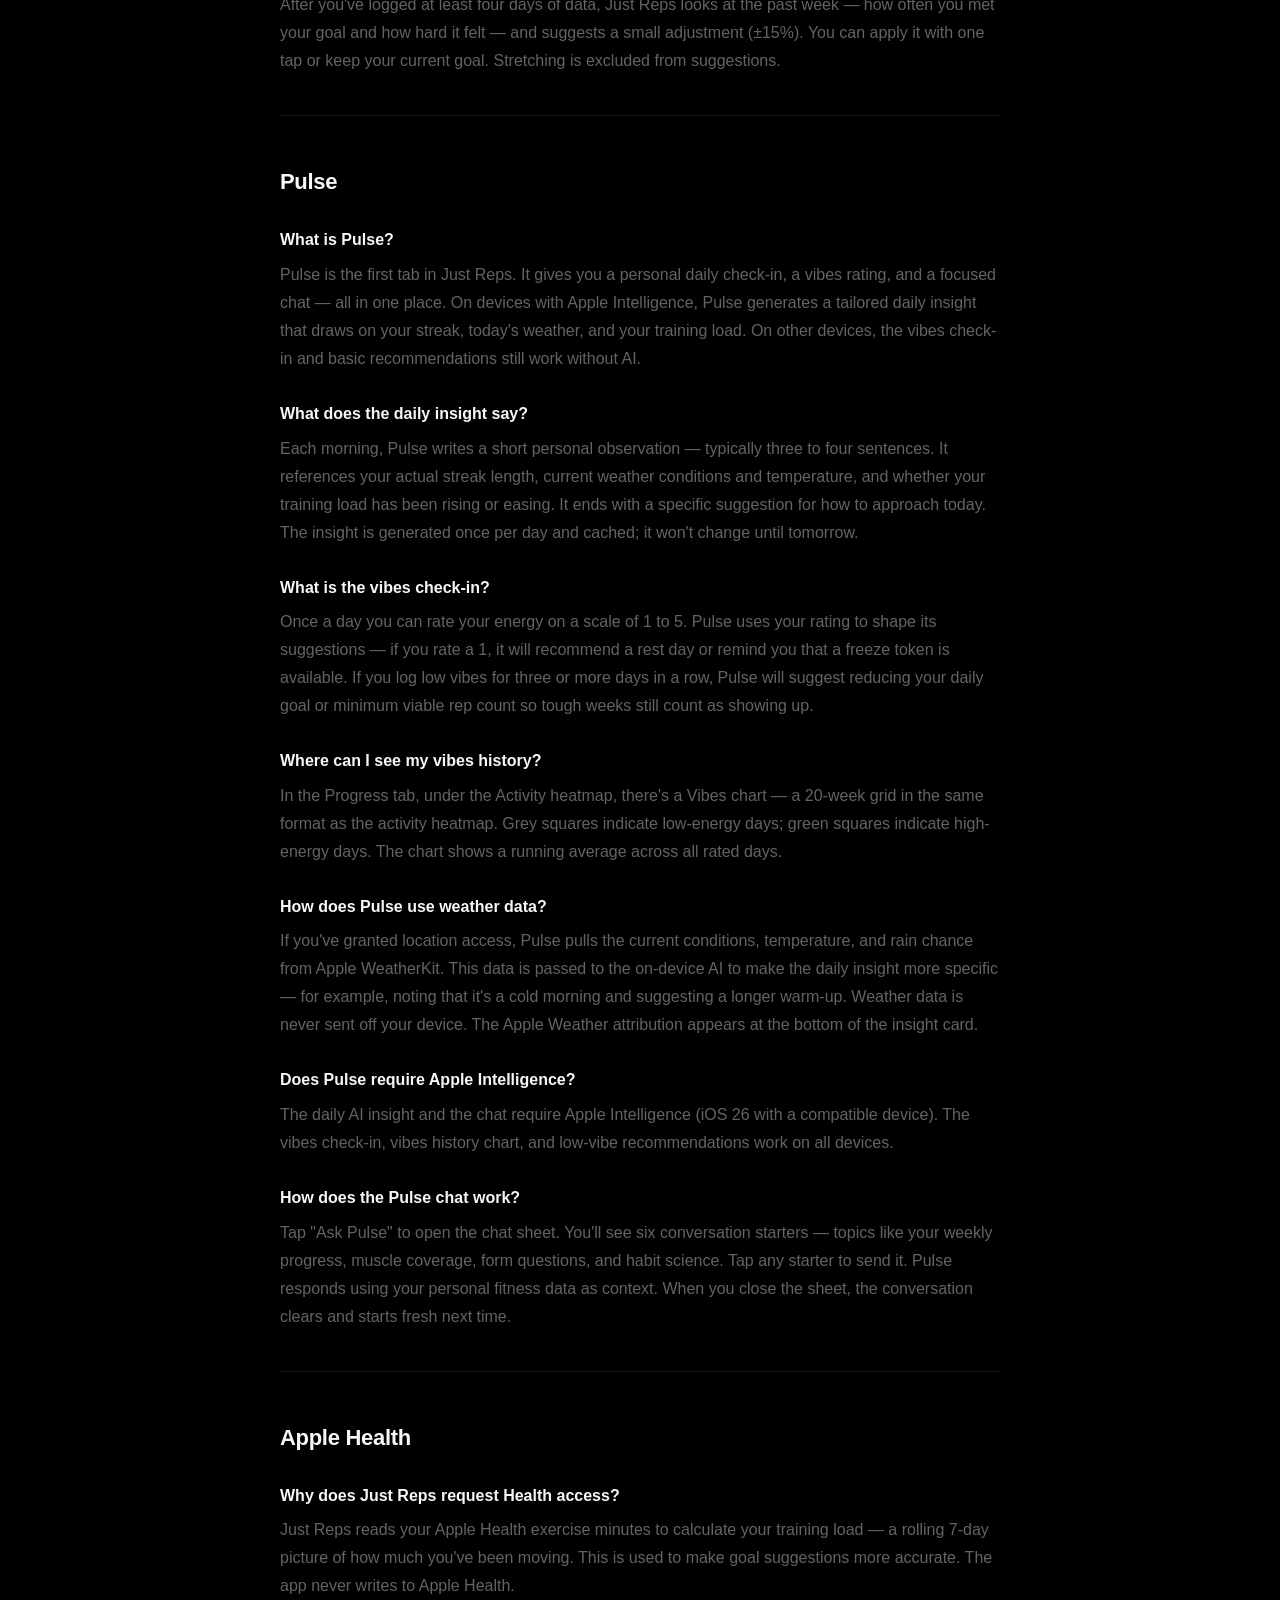
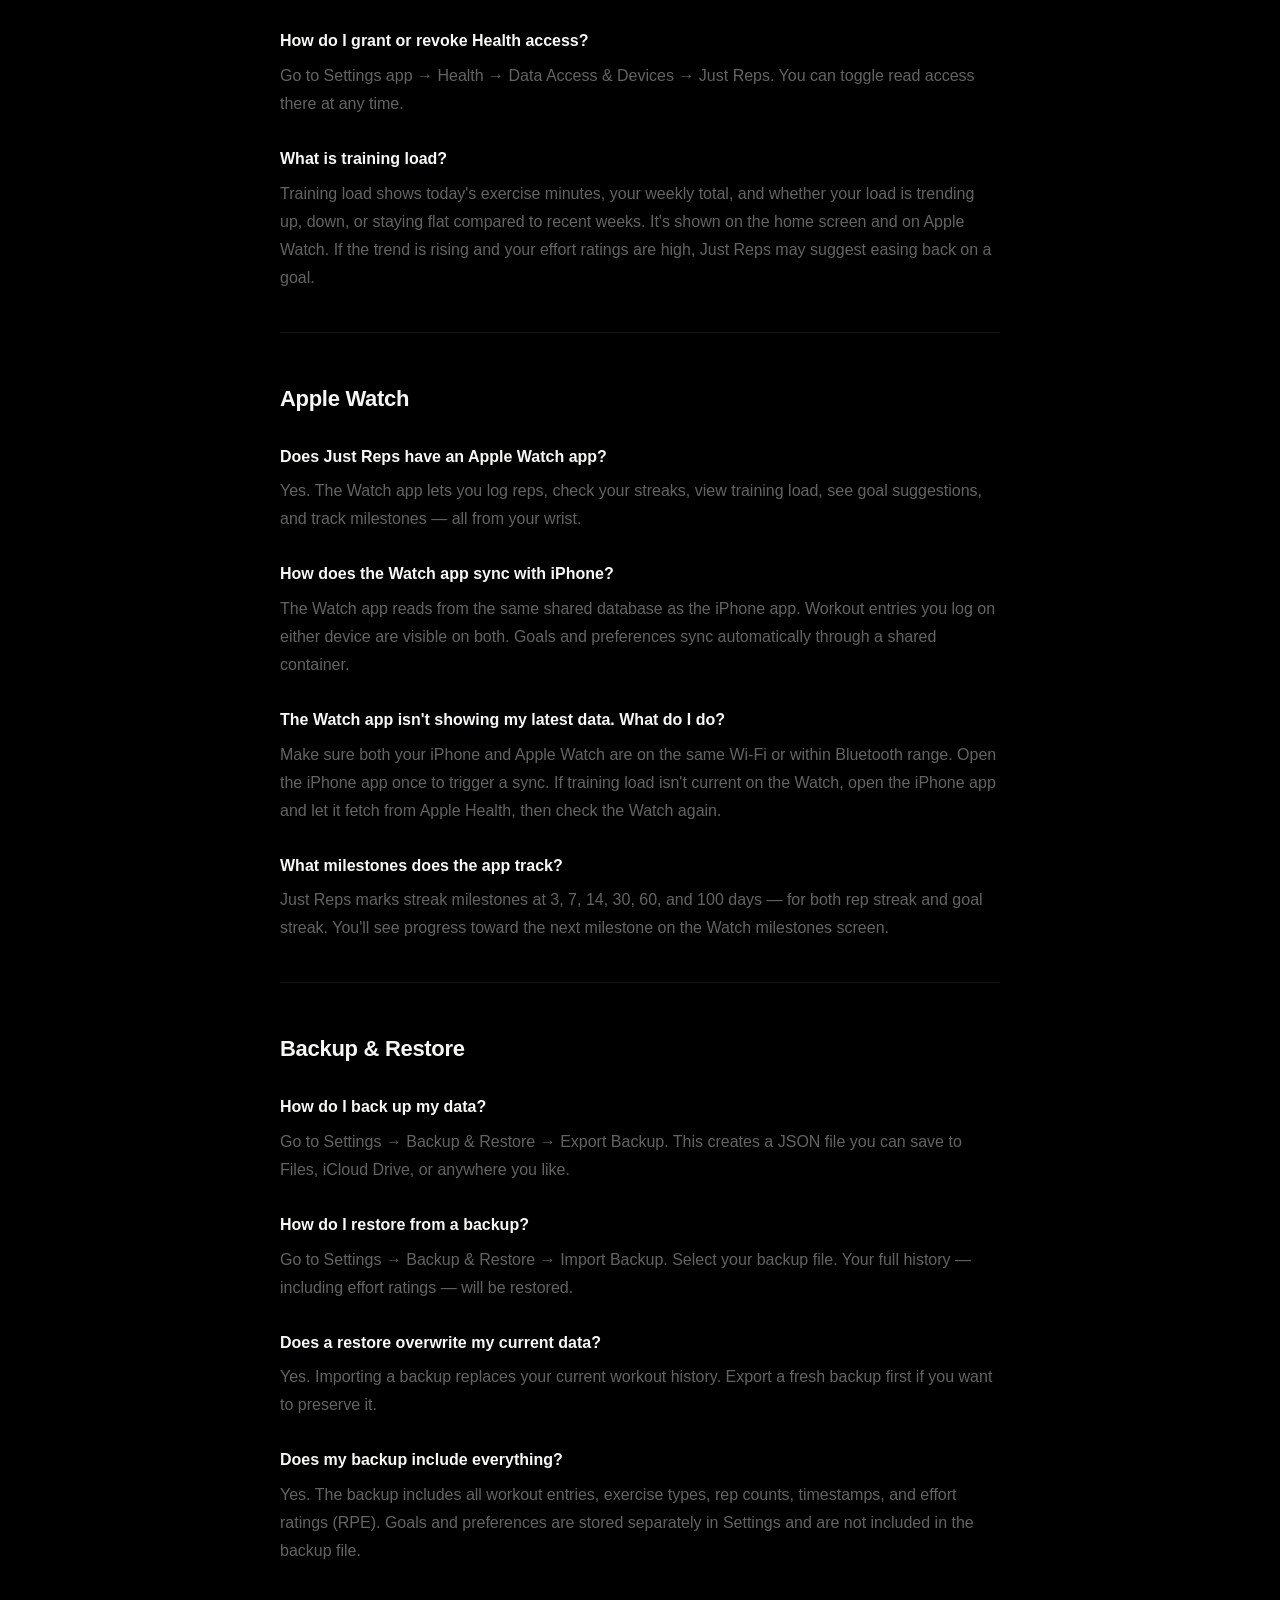
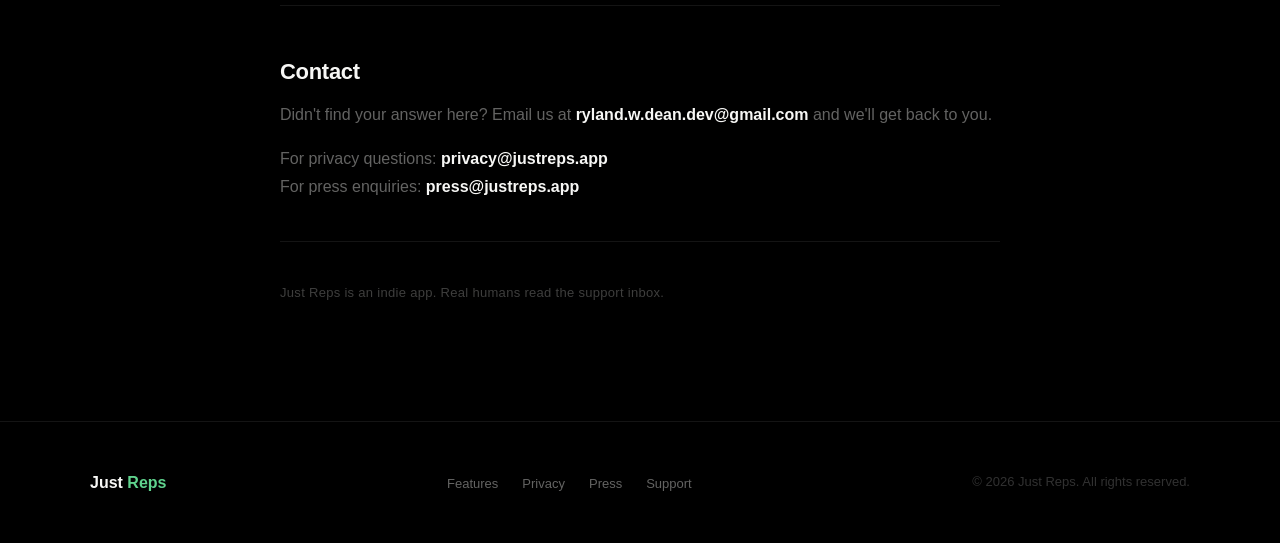
<file: docs/support.html>
<!DOCTYPE html>
<html lang="en">
<head>
  <meta charset="UTF-8">
  <meta name="viewport" content="width=device-width, initial-scale=1.0">
  <title>Support — Just Reps</title>
  <meta name="description" content="Get help with Just Reps. FAQ covering streaks, exercises, Apple Health, Apple Watch, backup, and more.">
  <link rel="stylesheet" href="css/style.css">
</head>
<body>

<!-- Nav -->
<nav>
  <a href="index.html" class="nav-logo">Just<span> Reps</span></a>
  <ul class="nav-links">
    <li><a href="index.html#features">Features</a></li>
    <li><a href="index.html#screenshots">Screenshots</a></li>
    <li><a href="press.html">Press</a></li>
    <li><a href="privacy.html">Privacy</a></li>
    <li><a href="support.html">Support</a></li>
  </ul>
  <a href="index.html#download" class="nav-cta">Download</a>
</nav>

<!-- Header -->
<div class="page-header">
  <p class="section-label">Support</p>
  <h1>We'll keep this simple.</h1>
  <p class="subtitle">Common questions below. Still stuck? <strong>ryland.w.dean.dev@gmail.com</strong></p>
</div>

<!-- Content -->
<div class="prose">

  <h2>Streaks</h2>

  <h3>How does the streak work?</h3>
  <p>Your rep streak goes up by one for each day you log at least one rep of any exercise. Log every day, keep it alive. Miss a day, it resets to zero.</p>

  <h3>What's the goal streak?</h3>
  <p>The goal streak tracks how many consecutive days you've met every active exercise goal. It's stricter than the rep streak — you need to hit all your targets, not just log something.</p>

  <h3>Does the streak reset at midnight?</h3>
  <p>No. Just Reps uses a 3 AM grace window. If you finish a late workout before 3 AM, it still counts for the previous day. Night owls welcome.</p>

  <h3>I logged reps but my streak reset. What happened?</h3>
  <p>This usually means there's a gap day between your last entry and today. Check your history to confirm. If everything looks correct and the streak is still wrong, contact us.</p>

  <h3>Can I freeze my streak?</h3>
  <p>Yes. Streak freezes are earned over time as a reward for consistency. When a freeze is available, a "Use freeze" button appears under your Rep Streak on the home screen. Tapping it protects your streak for that day without requiring you to log reps. You can hold a maximum of three freezes at once.</p>

  <hr>

  <h2>Exercises &amp; Goals</h2>

  <h3>How do I add or remove exercises?</h3>
  <p>Go to Settings → Exercises. Toggle any built-in exercise on or off. You can also add custom exercises by name.</p>

  <h3>How do I change my daily goal?</h3>
  <p>Go to Settings → Goals. Each active exercise has its own goal you can adjust with the stepper.</p>

  <h3>What is the Stretching exercise?</h3>
  <p>Stretching counts sessions, not reps. Log one session to mark it done for the day. The goal increments by 1 (not 5 like other exercises) because one session a day is the target.</p>

  <h3>What are goal suggestions?</h3>
  <p>After you've logged at least four days of data, Just Reps looks at the past week — how often you met your goal and how hard it felt — and suggests a small adjustment (±15%). You can apply it with one tap or keep your current goal. Stretching is excluded from suggestions.</p>

  <hr>

  <h2>Pulse</h2>

  <h3>What is Pulse?</h3>
  <p>Pulse is the first tab in Just Reps. It gives you a personal daily check-in, a vibes rating, and a focused chat — all in one place. On devices with Apple Intelligence, Pulse generates a tailored daily insight that draws on your streak, today's weather, and your training load. On other devices, the vibes check-in and basic recommendations still work without AI.</p>

  <h3>What does the daily insight say?</h3>
  <p>Each morning, Pulse writes a short personal observation — typically three to four sentences. It references your actual streak length, current weather conditions and temperature, and whether your training load has been rising or easing. It ends with a specific suggestion for how to approach today. The insight is generated once per day and cached; it won't change until tomorrow.</p>

  <h3>What is the vibes check-in?</h3>
  <p>Once a day you can rate your energy on a scale of 1 to 5. Pulse uses your rating to shape its suggestions — if you rate a 1, it will recommend a rest day or remind you that a freeze token is available. If you log low vibes for three or more days in a row, Pulse will suggest reducing your daily goal or minimum viable rep count so tough weeks still count as showing up.</p>

  <h3>Where can I see my vibes history?</h3>
  <p>In the Progress tab, under the Activity heatmap, there's a Vibes chart — a 20-week grid in the same format as the activity heatmap. Grey squares indicate low-energy days; green squares indicate high-energy days. The chart shows a running average across all rated days.</p>

  <h3>How does Pulse use weather data?</h3>
  <p>If you've granted location access, Pulse pulls the current conditions, temperature, and rain chance from Apple WeatherKit. This data is passed to the on-device AI to make the daily insight more specific — for example, noting that it's a cold morning and suggesting a longer warm-up. Weather data is never sent off your device. The Apple Weather attribution appears at the bottom of the insight card.</p>

  <h3>Does Pulse require Apple Intelligence?</h3>
  <p>The daily AI insight and the chat require Apple Intelligence (iOS 26 with a compatible device). The vibes check-in, vibes history chart, and low-vibe recommendations work on all devices.</p>

  <h3>How does the Pulse chat work?</h3>
  <p>Tap "Ask Pulse" to open the chat sheet. You'll see six conversation starters — topics like your weekly progress, muscle coverage, form questions, and habit science. Tap any starter to send it. Pulse responds using your personal fitness data as context. When you close the sheet, the conversation clears and starts fresh next time.</p>

  <hr>

  <h2>Apple Health</h2>

  <h3>Why does Just Reps request Health access?</h3>
  <p>Just Reps reads your Apple Health exercise minutes to calculate your training load — a rolling 7-day picture of how much you've been moving. This is used to make goal suggestions more accurate. The app never writes to Apple Health.</p>

  <h3>How do I grant or revoke Health access?</h3>
  <p>Go to Settings app → Health → Data Access &amp; Devices → Just Reps. You can toggle read access there at any time.</p>

  <h3>What is training load?</h3>
  <p>Training load shows today's exercise minutes, your weekly total, and whether your load is trending up, down, or staying flat compared to recent weeks. It's shown on the home screen and on Apple Watch. If the trend is rising and your effort ratings are high, Just Reps may suggest easing back on a goal.</p>

  <hr>

  <h2>Apple Watch</h2>

  <h3>Does Just Reps have an Apple Watch app?</h3>
  <p>Yes. The Watch app lets you log reps, check your streaks, view training load, see goal suggestions, and track milestones — all from your wrist.</p>

  <h3>How does the Watch app sync with iPhone?</h3>
  <p>The Watch app reads from the same shared database as the iPhone app. Workout entries you log on either device are visible on both. Goals and preferences sync automatically through a shared container.</p>

  <h3>The Watch app isn't showing my latest data. What do I do?</h3>
  <p>Make sure both your iPhone and Apple Watch are on the same Wi-Fi or within Bluetooth range. Open the iPhone app once to trigger a sync. If training load isn't current on the Watch, open the iPhone app and let it fetch from Apple Health, then check the Watch again.</p>

  <h3>What milestones does the app track?</h3>
  <p>Just Reps marks streak milestones at 3, 7, 14, 30, 60, and 100 days — for both rep streak and goal streak. You'll see progress toward the next milestone on the Watch milestones screen.</p>

  <hr>

  <h2>Backup &amp; Restore</h2>

  <h3>How do I back up my data?</h3>
  <p>Go to Settings → Backup &amp; Restore → Export Backup. This creates a JSON file you can save to Files, iCloud Drive, or anywhere you like.</p>

  <h3>How do I restore from a backup?</h3>
  <p>Go to Settings → Backup &amp; Restore → Import Backup. Select your backup file. Your full history — including effort ratings — will be restored.</p>

  <h3>Does a restore overwrite my current data?</h3>
  <p>Yes. Importing a backup replaces your current workout history. Export a fresh backup first if you want to preserve it.</p>

  <h3>Does my backup include everything?</h3>
  <p>Yes. The backup includes all workout entries, exercise types, rep counts, timestamps, and effort ratings (RPE). Goals and preferences are stored separately in Settings and are not included in the backup file.</p>

  <hr>

  <h2>Contact</h2>

  <p>Didn't find your answer here? Email us at <strong>ryland.w.dean.dev@gmail.com</strong> and we'll get back to you.</p>

  <p>For privacy questions: <strong>privacy@justreps.app</strong><br>
  For press enquiries: <strong>press@justreps.app</strong></p>

  <hr>

  <p class="meta">Just Reps is an indie app. Real humans read the support inbox.</p>

</div>

<!-- Footer -->
<footer>
  <div class="footer-inner">
    <span class="footer-logo">Just<span> Reps</span></span>
    <ul class="footer-links">
      <li><a href="index.html#features">Features</a></li>
      <li><a href="privacy.html">Privacy</a></li>
      <li><a href="press.html">Press</a></li>
      <li><a href="support.html">Support</a></li>
    </ul>
    <span class="footer-copy">&copy; 2026 Just Reps. All rights reserved.</span>
  </div>
</footer>

</body>
</html>
</file>
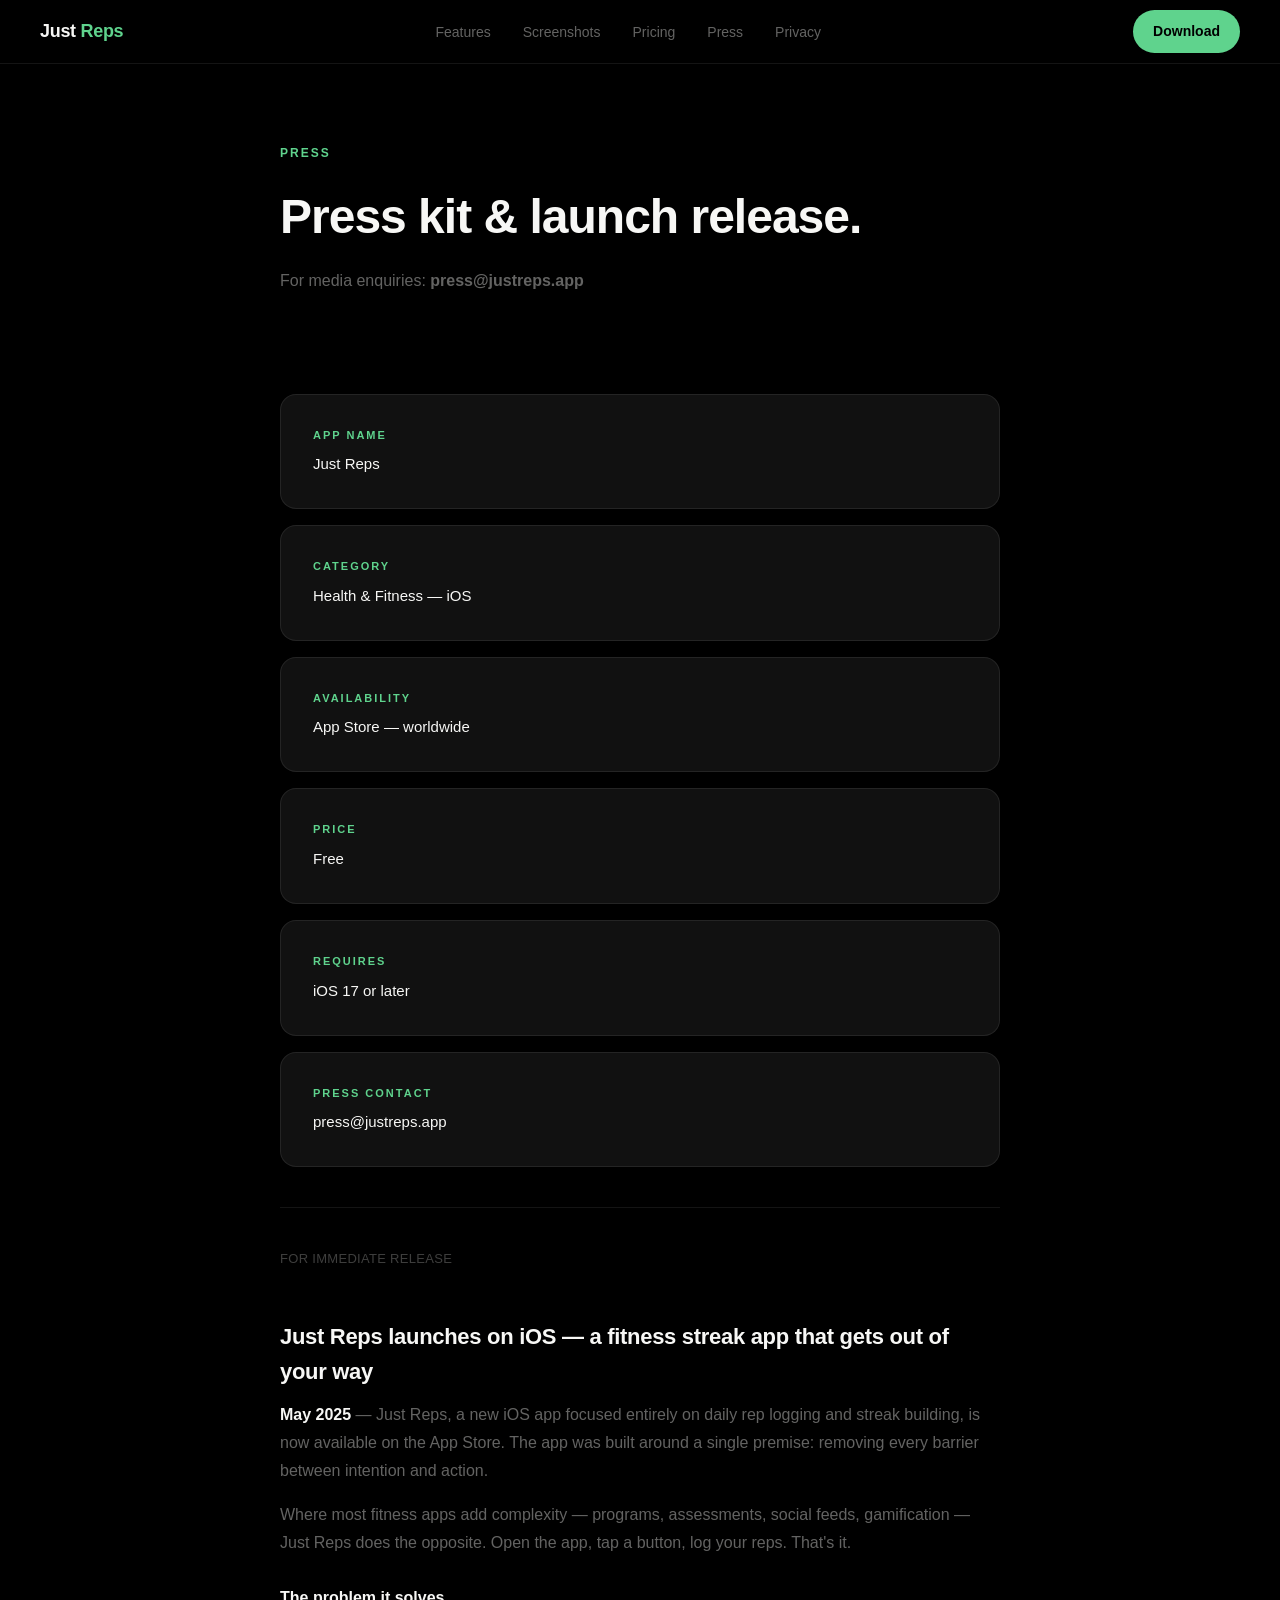
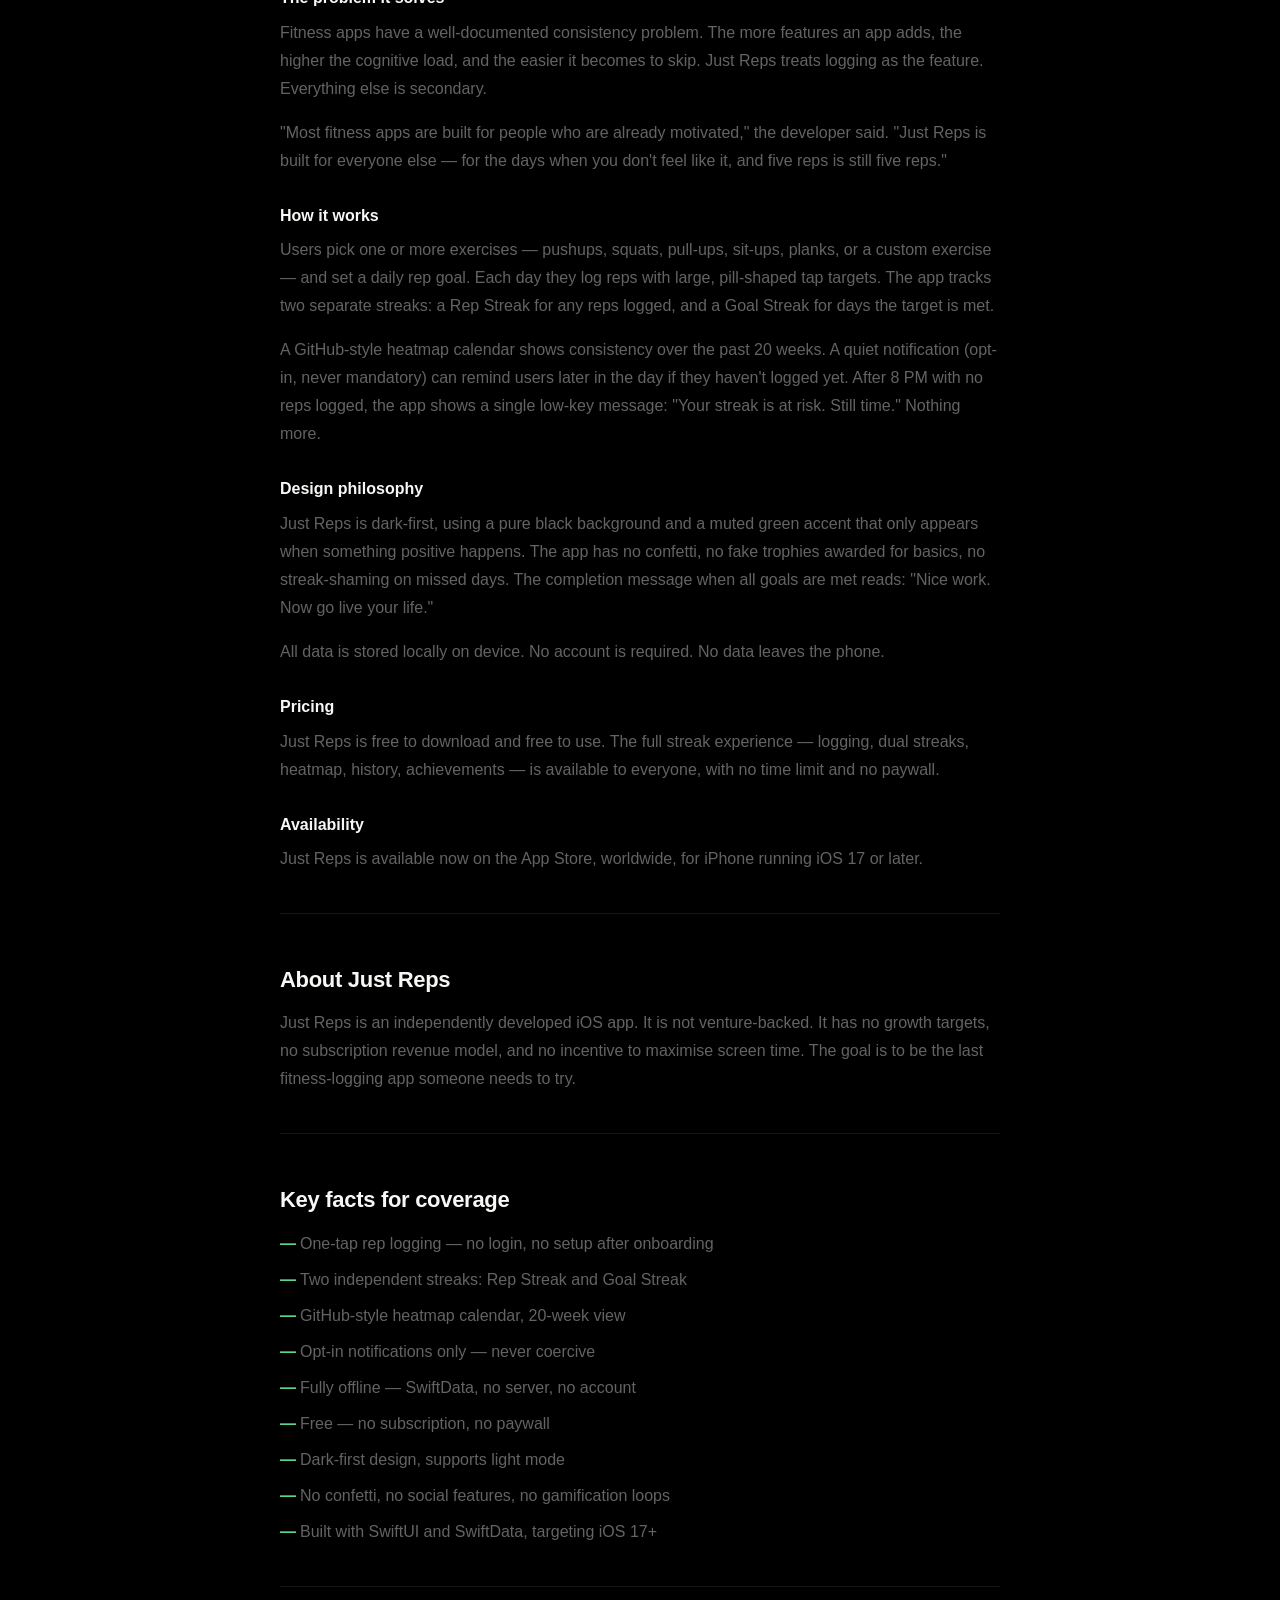
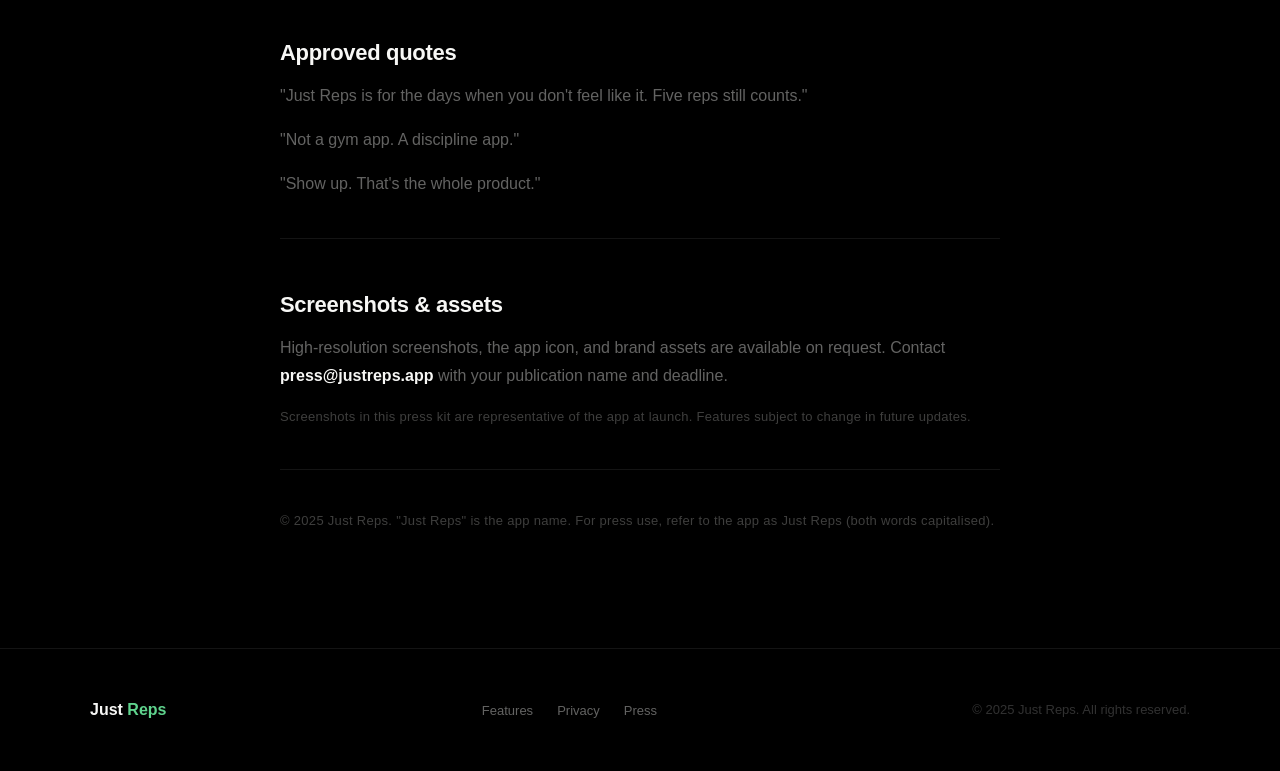
<file: website/press.html>
<!DOCTYPE html>
<html lang="en">
<head>
  <meta charset="UTF-8">
  <meta name="viewport" content="width=device-width, initial-scale=1.0">
  <title>Press — Just Reps</title>
  <meta name="description" content="Press kit and launch release for Just Reps, the minimalist iOS fitness streak app.">
  <link rel="stylesheet" href="css/style.css">
</head>
<body>

<!-- Nav -->
<nav>
  <a href="index.html" class="nav-logo">Just<span> Reps</span></a>
  <ul class="nav-links">
    <li><a href="index.html#features">Features</a></li>
    <li><a href="index.html#screenshots">Screenshots</a></li>
    <li><a href="index.html#pricing">Pricing</a></li>
    <li><a href="press.html">Press</a></li>
    <li><a href="privacy.html">Privacy</a></li>
  </ul>
  <a href="index.html#download" class="nav-cta">Download</a>
</nav>

<!-- Header -->
<div class="page-header">
  <p class="section-label">Press</p>
  <h1>Press kit &amp; launch release.</h1>
  <p class="subtitle">For media enquiries: <strong>press@justreps.app</strong></p>
</div>

<!-- Fact sheet -->
<div class="prose">

  <div class="press-callout">
    <span class="label">App name</span>
    <span class="value">Just Reps</span>
  </div>

  <div class="press-callout" style="margin-top: -24px;">
    <span class="label">Category</span>
    <span class="value">Health &amp; Fitness — iOS</span>
  </div>

  <div class="press-callout" style="margin-top: -24px;">
    <span class="label">Availability</span>
    <span class="value">App Store — worldwide</span>
  </div>

  <div class="press-callout" style="margin-top: -24px;">
    <span class="label">Price</span>
    <span class="value">Free</span>
  </div>

  <div class="press-callout" style="margin-top: -24px;">
    <span class="label">Requires</span>
    <span class="value">iOS 17 or later</span>
  </div>

  <div class="press-callout" style="margin-top: -24px;">
    <span class="label">Press contact</span>
    <span class="value">press@justreps.app</span>
  </div>

  <hr>

  <!-- Press release -->
  <p class="meta">FOR IMMEDIATE RELEASE</p>

  <h2>Just Reps launches on iOS — a fitness streak app that gets out of your way</h2>

  <p><strong>May 2025</strong> — Just Reps, a new iOS app focused entirely on daily rep logging and streak building, is now available on the App Store. The app was built around a single premise: removing every barrier between intention and action.</p>

  <p>Where most fitness apps add complexity — programs, assessments, social feeds, gamification — Just Reps does the opposite. Open the app, tap a button, log your reps. That's it.</p>

  <h3>The problem it solves</h3>

  <p>Fitness apps have a well-documented consistency problem. The more features an app adds, the higher the cognitive load, and the easier it becomes to skip. Just Reps treats logging as the feature. Everything else is secondary.</p>

  <p>"Most fitness apps are built for people who are already motivated," the developer said. "Just Reps is built for everyone else — for the days when you don't feel like it, and five reps is still five reps."</p>

  <h3>How it works</h3>

  <p>Users pick one or more exercises — pushups, squats, pull-ups, sit-ups, planks, or a custom exercise — and set a daily rep goal. Each day they log reps with large, pill-shaped tap targets. The app tracks two separate streaks: a Rep Streak for any reps logged, and a Goal Streak for days the target is met.</p>

  <p>A GitHub-style heatmap calendar shows consistency over the past 20 weeks. A quiet notification (opt-in, never mandatory) can remind users later in the day if they haven't logged yet. After 8 PM with no reps logged, the app shows a single low-key message: "Your streak is at risk. Still time." Nothing more.</p>

  <h3>Design philosophy</h3>

  <p>Just Reps is dark-first, using a pure black background and a muted green accent that only appears when something positive happens. The app has no confetti, no fake trophies awarded for basics, no streak-shaming on missed days. The completion message when all goals are met reads: "Nice work. Now go live your life."</p>

  <p>All data is stored locally on device. No account is required. No data leaves the phone.</p>

  <h3>Pricing</h3>

  <p>Just Reps is free to download and free to use. The full streak experience — logging, dual streaks, heatmap, history, achievements — is available to everyone, with no time limit and no paywall.</p>

  <h3>Availability</h3>

  <p>Just Reps is available now on the App Store, worldwide, for iPhone running iOS 17 or later.</p>

  <hr>

  <h2>About Just Reps</h2>

  <p>Just Reps is an independently developed iOS app. It is not venture-backed. It has no growth targets, no subscription revenue model, and no incentive to maximise screen time. The goal is to be the last fitness-logging app someone needs to try.</p>

  <hr>

  <h2>Key facts for coverage</h2>

  <ul>
    <li>One-tap rep logging — no login, no setup after onboarding</li>
    <li>Two independent streaks: Rep Streak and Goal Streak</li>
    <li>GitHub-style heatmap calendar, 20-week view</li>
    <li>Opt-in notifications only — never coercive</li>
    <li>Fully offline — SwiftData, no server, no account</li>
    <li>Free — no subscription, no paywall</li>
    <li>Dark-first design, supports light mode</li>
    <li>No confetti, no social features, no gamification loops</li>
    <li>Built with SwiftUI and SwiftData, targeting iOS 17+</li>
  </ul>

  <hr>

  <h2>Approved quotes</h2>

  <p>"Just Reps is for the days when you don't feel like it. Five reps still counts."</p>

  <p>"Not a gym app. A discipline app."</p>

  <p>"Show up. That's the whole product."</p>

  <hr>

  <h2>Screenshots &amp; assets</h2>

  <p>High-resolution screenshots, the app icon, and brand assets are available on request. Contact <strong>press@justreps.app</strong> with your publication name and deadline.</p>

  <p class="meta">Screenshots in this press kit are representative of the app at launch. Features subject to change in future updates.</p>

  <hr>

  <p class="meta">&copy; 2025 Just Reps. "Just Reps" is the app name. For press use, refer to the app as Just Reps (both words capitalised).</p>

</div>

<!-- Footer -->
<footer>
  <div class="footer-inner">
    <span class="footer-logo">Just<span> Reps</span></span>
    <ul class="footer-links">
      <li><a href="index.html#features">Features</a></li>
      <li><a href="privacy.html">Privacy</a></li>
      <li><a href="press.html">Press</a></li>
    </ul>
    <span class="footer-copy">&copy; 2025 Just Reps. All rights reserved.</span>
  </div>
</footer>

</body>
</html>
</file>
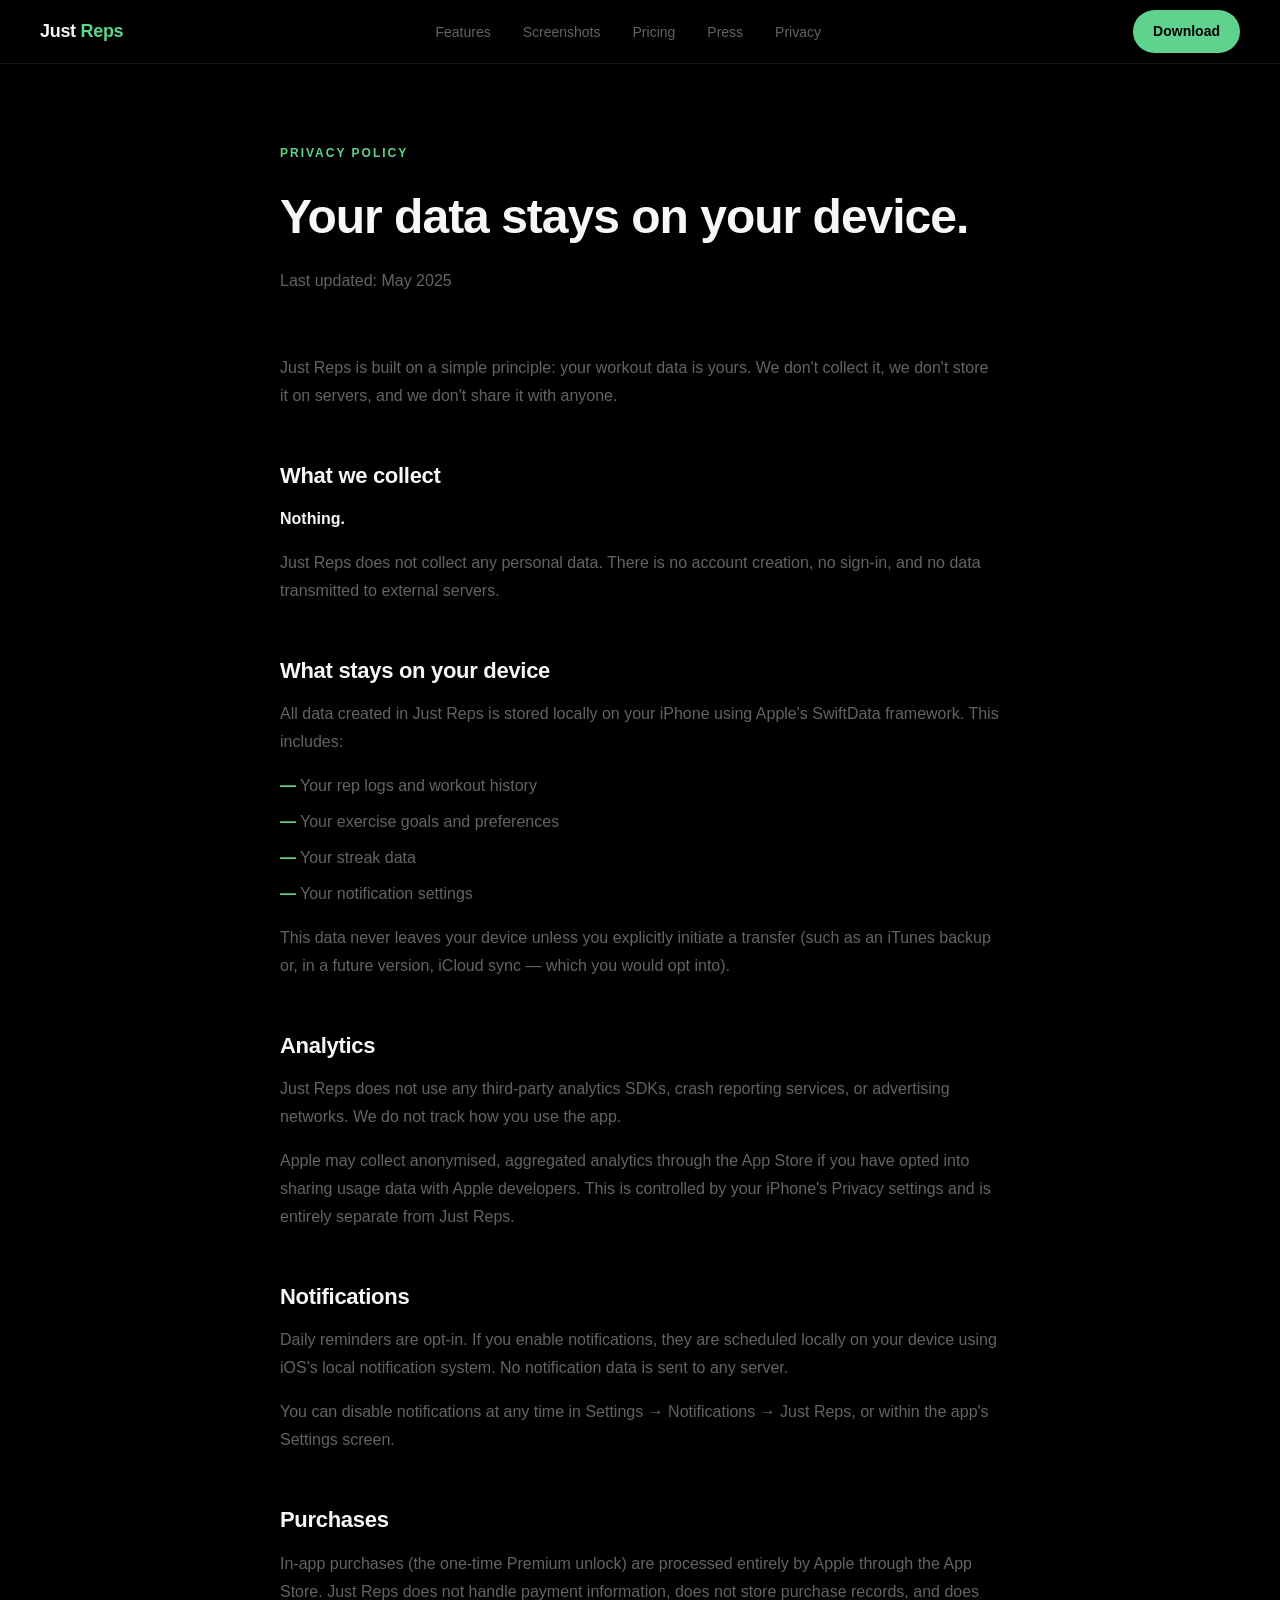
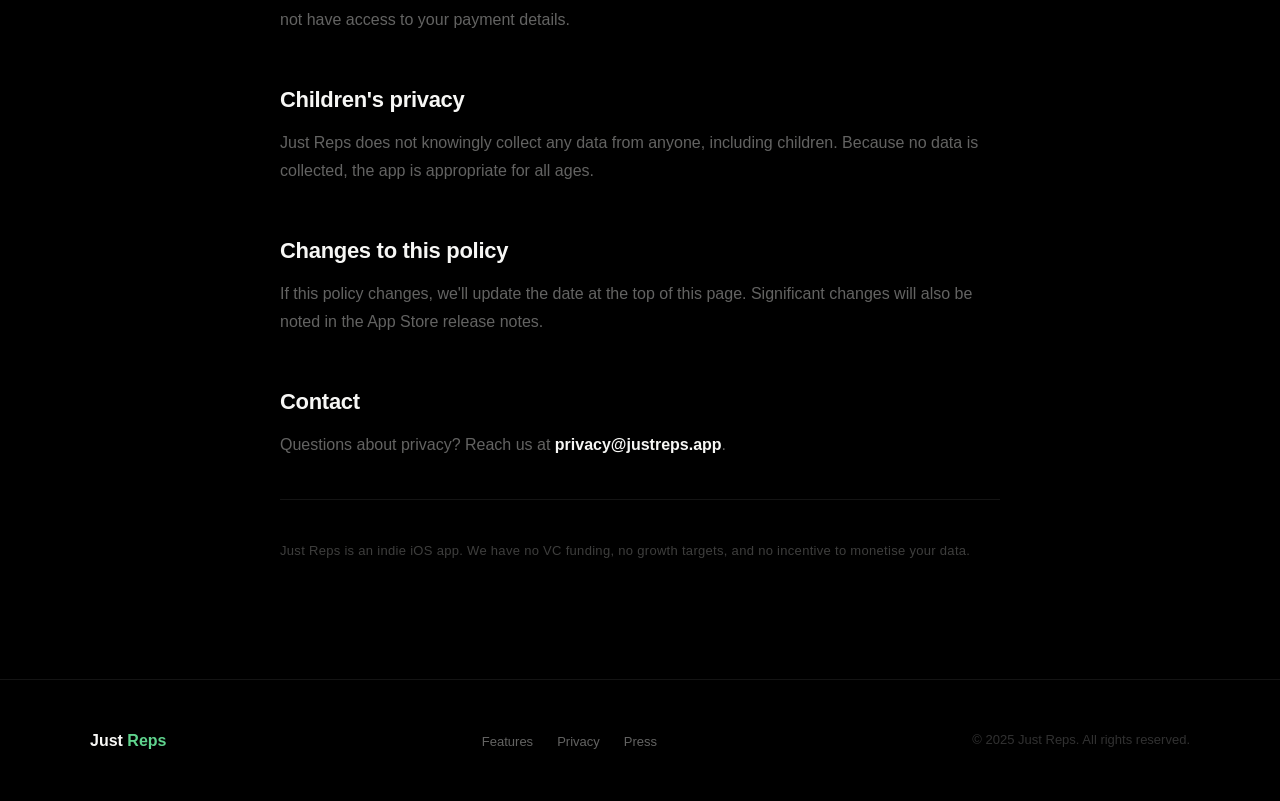
<file: website/privacy.html>
<!DOCTYPE html>
<html lang="en">
<head>
  <meta charset="UTF-8">
  <meta name="viewport" content="width=device-width, initial-scale=1.0">
  <title>Privacy Policy — Just Reps</title>
  <meta name="description" content="Just Reps privacy policy. Your data stays on your device.">
  <link rel="stylesheet" href="css/style.css">
</head>
<body>

<!-- Nav -->
<nav>
  <a href="index.html" class="nav-logo">Just<span> Reps</span></a>
  <ul class="nav-links">
    <li><a href="index.html#features">Features</a></li>
    <li><a href="index.html#screenshots">Screenshots</a></li>
    <li><a href="index.html#pricing">Pricing</a></li>
    <li><a href="press.html">Press</a></li>
    <li><a href="privacy.html">Privacy</a></li>
  </ul>
  <a href="index.html#download" class="nav-cta">Download</a>
</nav>

<!-- Header -->
<div class="page-header">
  <p class="section-label">Privacy Policy</p>
  <h1>Your data stays on your device.</h1>
  <p class="subtitle">Last updated: May 2025</p>
</div>

<!-- Content -->
<div class="prose">

  <p>Just Reps is built on a simple principle: your workout data is yours. We don't collect it, we don't store it on servers, and we don't share it with anyone.</p>

  <h2>What we collect</h2>

  <p><strong>Nothing.</strong></p>

  <p>Just Reps does not collect any personal data. There is no account creation, no sign-in, and no data transmitted to external servers.</p>

  <h2>What stays on your device</h2>

  <p>All data created in Just Reps is stored locally on your iPhone using Apple's SwiftData framework. This includes:</p>

  <ul>
    <li>Your rep logs and workout history</li>
    <li>Your exercise goals and preferences</li>
    <li>Your streak data</li>
    <li>Your notification settings</li>
  </ul>

  <p>This data never leaves your device unless you explicitly initiate a transfer (such as an iTunes backup or, in a future version, iCloud sync — which you would opt into).</p>

  <h2>Analytics</h2>

  <p>Just Reps does not use any third-party analytics SDKs, crash reporting services, or advertising networks. We do not track how you use the app.</p>

  <p>Apple may collect anonymised, aggregated analytics through the App Store if you have opted into sharing usage data with Apple developers. This is controlled by your iPhone's Privacy settings and is entirely separate from Just Reps.</p>

  <h2>Notifications</h2>

  <p>Daily reminders are opt-in. If you enable notifications, they are scheduled locally on your device using iOS's local notification system. No notification data is sent to any server.</p>

  <p>You can disable notifications at any time in Settings → Notifications → Just Reps, or within the app's Settings screen.</p>

  <h2>Purchases</h2>

  <p>In-app purchases (the one-time Premium unlock) are processed entirely by Apple through the App Store. Just Reps does not handle payment information, does not store purchase records, and does not have access to your payment details.</p>

  <h2>Children's privacy</h2>

  <p>Just Reps does not knowingly collect any data from anyone, including children. Because no data is collected, the app is appropriate for all ages.</p>

  <h2>Changes to this policy</h2>

  <p>If this policy changes, we'll update the date at the top of this page. Significant changes will also be noted in the App Store release notes.</p>

  <h2>Contact</h2>

  <p>Questions about privacy? Reach us at <strong>privacy@justreps.app</strong>.</p>

  <hr>

  <p class="meta">Just Reps is an indie iOS app. We have no VC funding, no growth targets, and no incentive to monetise your data.</p>

</div>

<!-- Footer -->
<footer>
  <div class="footer-inner">
    <span class="footer-logo">Just<span> Reps</span></span>
    <ul class="footer-links">
      <li><a href="index.html#features">Features</a></li>
      <li><a href="privacy.html">Privacy</a></li>
      <li><a href="press.html">Press</a></li>
    </ul>
    <span class="footer-copy">&copy; 2025 Just Reps. All rights reserved.</span>
  </div>
</footer>

</body>
</html>
</file>
<file: docs/css/style.css>
/* Just Reps — Website Styles */

:root {
  --black:       #000000;
  --dark-bg:     #111111;
  --off-white:   #F7F7F5;
  --green:       #5FD38D;
  --blue:        #6BA8FF;
  --danger:      #FF6B6B;
  --muted:       rgba(247, 247, 245, 0.4);
  --border:      rgba(247, 247, 245, 0.08);

  --font: -apple-system, BlinkMacSystemFont, 'Segoe UI', Helvetica, Arial, sans-serif;

  --radius-pill: 999px;
  --radius-card: 16px;
  --radius-sm:   8px;
}

*, *::before, *::after { box-sizing: border-box; margin: 0; padding: 0; }

html { scroll-behavior: smooth; }

body {
  font-family: var(--font);
  background: var(--black);
  color: var(--off-white);
  font-size: 16px;
  line-height: 1.6;
  -webkit-font-smoothing: antialiased;
}

a { color: inherit; text-decoration: none; }

/* ─── Nav ─── */

nav {
  position: sticky;
  top: 0;
  z-index: 100;
  display: flex;
  align-items: center;
  justify-content: space-between;
  padding: 0 40px;
  height: 64px;
  background: rgba(0, 0, 0, 0.85);
  backdrop-filter: saturate(180%) blur(20px);
  -webkit-backdrop-filter: saturate(180%) blur(20px);
  border-bottom: 1px solid var(--border);
}

.nav-logo {
  font-size: 18px;
  font-weight: 700;
  letter-spacing: -0.3px;
  color: var(--off-white);
}

.nav-logo span { color: var(--green); }

.nav-links {
  display: flex;
  align-items: center;
  gap: 32px;
  list-style: none;
}

.nav-links a {
  font-size: 14px;
  color: var(--muted);
  transition: color 0.2s;
}

.nav-links a:hover { color: var(--off-white); }

.nav-cta {
  display: inline-flex;
  align-items: center;
  gap: 8px;
  padding: 10px 20px;
  background: var(--green);
  color: var(--black);
  font-size: 14px;
  font-weight: 600;
  border-radius: var(--radius-pill);
  transition: opacity 0.2s;
}

.nav-cta:hover { opacity: 0.85; }

/* ─── Hero ─── */

.hero {
  display: grid;
  grid-template-columns: 1fr 1fr;
  align-items: center;
  gap: 80px;
  max-width: 1100px;
  margin: 0 auto;
  padding: 120px 40px 100px;
}

.hero-eyebrow {
  font-size: 12px;
  font-weight: 600;
  letter-spacing: 2px;
  text-transform: uppercase;
  color: var(--green);
  margin-bottom: 20px;
}

.hero h1 {
  font-size: clamp(40px, 5vw, 64px);
  font-weight: 800;
  line-height: 1.05;
  letter-spacing: -1.5px;
  color: var(--off-white);
  margin-bottom: 24px;
}

.hero-sub {
  font-size: 18px;
  color: var(--muted);
  line-height: 1.7;
  margin-bottom: 40px;
  max-width: 420px;
}

.hero-actions {
  display: flex;
  align-items: center;
  gap: 16px;
  flex-wrap: wrap;
}

.btn-primary {
  display: inline-flex;
  align-items: center;
  gap: 10px;
  padding: 14px 28px;
  background: var(--off-white);
  color: var(--black);
  font-size: 15px;
  font-weight: 700;
  border-radius: var(--radius-pill);
  transition: opacity 0.2s;
}

.btn-primary:hover { opacity: 0.88; }

.btn-ghost {
  display: inline-flex;
  align-items: center;
  gap: 6px;
  padding: 14px 20px;
  font-size: 14px;
  color: var(--muted);
  border-radius: var(--radius-pill);
  border: 1px solid var(--border);
  transition: color 0.2s, border-color 0.2s;
}

.btn-ghost:hover { color: var(--off-white); border-color: rgba(247, 247, 245, 0.2); }

.hero-disclaimer {
  margin-top: 16px;
  font-size: 12px;
  color: rgba(247, 247, 245, 0.25);
}

/* ─── Phone mockup / placeholder ─── */

.hero-visual {
  display: flex;
  justify-content: center;
  align-items: flex-start;
}

.phone-frame {
  position: relative;
  width: 260px;
  border-radius: 44px;
  border: 1.5px solid rgba(255, 255, 255, 0.12);
  background: var(--dark-bg);
  overflow: hidden;
  box-shadow:
    0 0 0 1px rgba(255,255,255,0.04) inset,
    0 40px 80px rgba(0,0,0,0.7),
    0 0 60px rgba(95, 211, 141, 0.08);
}

.phone-frame img {
  display: block;
  width: 100%;
  height: auto;
}

.phone-placeholder {
  width: 100%;
  aspect-ratio: 390 / 844;
  background: var(--dark-bg);
  display: flex;
  flex-direction: column;
  align-items: center;
  justify-content: center;
  gap: 12px;
}

.phone-placeholder .placeholder-dot {
  width: 32px;
  height: 4px;
  border-radius: 2px;
  background: var(--border);
}

.phone-placeholder .placeholder-label {
  font-size: 11px;
  letter-spacing: 1.5px;
  text-transform: uppercase;
  color: rgba(247, 247, 245, 0.15);
}

/* ─── Section wrapper ─── */

section {
  padding: 100px 40px;
}

.section-inner {
  max-width: 1100px;
  margin: 0 auto;
}

.section-label {
  font-size: 12px;
  font-weight: 600;
  letter-spacing: 2px;
  text-transform: uppercase;
  color: var(--green);
  margin-bottom: 16px;
}

.section-title {
  font-size: clamp(28px, 3.5vw, 44px);
  font-weight: 800;
  letter-spacing: -1px;
  line-height: 1.1;
  color: var(--off-white);
  margin-bottom: 16px;
}

.section-sub {
  font-size: 17px;
  color: var(--muted);
  line-height: 1.7;
  max-width: 540px;
}

/* ─── Divider ─── */

.divider {
  max-width: 1100px;
  margin: 0 auto;
  height: 1px;
  background: var(--border);
}

/* ─── Features ─── */

#features { background: var(--black); }

.features-grid {
  display: grid;
  grid-template-columns: repeat(3, 1fr);
  gap: 2px;
  margin-top: 64px;
  border-radius: var(--radius-card);
  overflow: hidden;
  border: 1px solid var(--border);
}

.feature-card {
  background: var(--dark-bg);
  padding: 36px 32px;
  display: flex;
  flex-direction: column;
  gap: 12px;
  border-right: 1px solid var(--border);
  border-bottom: 1px solid var(--border);
}

.feature-card:nth-child(3n) { border-right: none; }
.feature-card:nth-last-child(-n+3) { border-bottom: none; }

.feature-icon {
  width: 44px;
  height: 44px;
  border-radius: var(--radius-sm);
  background: rgba(95, 211, 141, 0.1);
  display: flex;
  align-items: center;
  justify-content: center;
  font-size: 20px;
  flex-shrink: 0;
}

.feature-icon.blue { background: rgba(107, 168, 255, 0.1); }
.feature-icon.neutral { background: rgba(247, 247, 245, 0.06); }

.feature-name {
  font-size: 16px;
  font-weight: 700;
  color: var(--off-white);
  letter-spacing: -0.2px;
}

.feature-desc {
  font-size: 14px;
  color: var(--muted);
  line-height: 1.65;
}

/* ─── Apple Watch section ─── */

#watch { background: var(--black); }

.watch-section {
  display: grid;
  grid-template-columns: 1fr auto;
  align-items: center;
  gap: 80px;
}

.watch-feature-list {
  list-style: none;
  margin: 32px 0 24px;
  display: flex;
  flex-direction: column;
  gap: 12px;
}

.watch-feature-list li {
  display: flex;
  align-items: center;
  gap: 12px;
  font-size: 15px;
  color: var(--muted);
}

.wfl-dot {
  flex-shrink: 0;
  width: 6px;
  height: 6px;
  border-radius: 50%;
}

.watch-sync-note {
  font-size: 13px;
  color: rgba(247, 247, 245, 0.25);
  line-height: 1.6;
  max-width: 400px;
}

.watch-visual {
  display: flex;
  justify-content: center;
  align-items: center;
}

.watch-frame {
  width: 200px;
  border-radius: 44px;
  border: 1.5px solid rgba(255, 255, 255, 0.12);
  background: var(--dark-bg);
  overflow: hidden;
  box-shadow:
    0 0 0 1px rgba(255,255,255,0.04) inset,
    0 40px 80px rgba(0,0,0,0.7),
    0 0 60px rgba(107, 168, 255, 0.08);
}

.watch-frame img {
  display: block;
  width: 100%;
  height: auto;
}

.watch-placeholder {
  width: 100%;
  aspect-ratio: 44 / 53;
  background: var(--dark-bg);
  display: flex;
  flex-direction: column;
  align-items: center;
  justify-content: center;
  gap: 12px;
}

/* ─── Screenshots ─── */

#screenshots { background: var(--black); padding-top: 0; }

.screenshots-row {
  display: flex;
  gap: 24px;
  margin-top: 64px;
  overflow-x: auto;
  padding-bottom: 4px;
  scrollbar-width: none;
}

.screenshots-row::-webkit-scrollbar { display: none; }

.screenshot-item {
  flex-shrink: 0;
  display: flex;
  flex-direction: column;
  align-items: center;
  gap: 16px;
}

.screenshot-phone {
  width: 200px;
  border-radius: 32px;
  border: 1.5px solid rgba(255,255,255,0.1);
  background: var(--dark-bg);
  overflow: hidden;
  box-shadow: 0 20px 60px rgba(0,0,0,0.6);
}

.screenshot-phone img {
  display: block;
  width: 100%;
  height: auto;
}

.screenshot-phone .phone-placeholder {
  aspect-ratio: 390 / 844;
}

.screenshot-caption {
  font-size: 13px;
  color: var(--muted);
  text-align: center;
  letter-spacing: 0.2px;
}

.screenshot-watch {
  width: 140px;
  border-radius: 32px;
  border: 1.5px solid rgba(255,255,255,0.1);
  background: var(--dark-bg);
  overflow: hidden;
  box-shadow: 0 20px 60px rgba(0,0,0,0.6);
  align-self: flex-start;
}

.watch-placeholder-sm {
  width: 100%;
  aspect-ratio: 44 / 53;
  background: var(--dark-bg);
  display: flex;
  align-items: center;
  justify-content: center;
}

.watch-placeholder-sm .placeholder-label {
  font-size: 11px;
  letter-spacing: 1.5px;
  text-transform: uppercase;
  color: rgba(247, 247, 245, 0.15);
}

/* ─── Streak band ─── */

.streak-band {
  background: var(--dark-bg);
  border-top: 1px solid var(--border);
  border-bottom: 1px solid var(--border);
  padding: 80px 40px;
}

.streak-band-inner {
  max-width: 1100px;
  margin: 0 auto;
  display: grid;
  grid-template-columns: 1fr 1fr 1fr;
  gap: 2px;
  text-align: center;
}

.stat-item {
  padding: 24px;
  border-right: 1px solid var(--border);
}

.stat-item:last-child { border-right: none; }

.stat-number {
  font-size: 48px;
  font-weight: 800;
  letter-spacing: -2px;
  line-height: 1;
  color: var(--green);
}

.stat-label {
  margin-top: 8px;
  font-size: 12px;
  letter-spacing: 1.5px;
  text-transform: uppercase;
  color: var(--muted);
  font-weight: 600;
}

/* ─── CTA ─── */

.cta-section {
  text-align: center;
  padding: 120px 40px;
  background: var(--black);
}

.cta-section h2 {
  font-size: clamp(32px, 4vw, 56px);
  font-weight: 800;
  letter-spacing: -1.5px;
  color: var(--off-white);
  margin-bottom: 20px;
}

.cta-section p {
  font-size: 18px;
  color: var(--muted);
  margin-bottom: 40px;
}

/* ─── Footer ─── */

footer {
  border-top: 1px solid var(--border);
  padding: 48px 40px;
}

.footer-inner {
  max-width: 1100px;
  margin: 0 auto;
  display: flex;
  align-items: center;
  justify-content: space-between;
  gap: 24px;
  flex-wrap: wrap;
}

.footer-logo {
  font-size: 16px;
  font-weight: 700;
  color: var(--off-white);
}

.footer-logo span { color: var(--green); }

.footer-links {
  display: flex;
  gap: 24px;
  list-style: none;
}

.footer-links a {
  font-size: 13px;
  color: var(--muted);
  transition: color 0.2s;
}

.footer-links a:hover { color: var(--off-white); }

.footer-copy {
  font-size: 13px;
  color: rgba(247, 247, 245, 0.2);
}

/* ─── Page header (inner pages) ─── */

.page-header {
  max-width: 800px;
  margin: 0 auto;
  padding: 80px 40px 60px;
}

.page-header h1 {
  font-size: clamp(28px, 4vw, 48px);
  font-weight: 800;
  letter-spacing: -1px;
  color: var(--off-white);
  margin-bottom: 12px;
}

.page-header .subtitle {
  font-size: 16px;
  color: var(--muted);
}

/* ─── Prose (privacy, press) ─── */

.prose {
  max-width: 800px;
  margin: 0 auto;
  padding: 0 40px 100px;
}

.prose h2 {
  font-size: 22px;
  font-weight: 700;
  color: var(--off-white);
  margin: 48px 0 12px;
  letter-spacing: -0.3px;
}

.prose h3 {
  font-size: 16px;
  font-weight: 600;
  color: var(--off-white);
  margin: 28px 0 8px;
}

.prose p {
  font-size: 16px;
  color: var(--muted);
  line-height: 1.75;
  margin-bottom: 16px;
}

.prose ul {
  padding-left: 0;
  list-style: none;
  margin-bottom: 16px;
}

.prose ul li {
  font-size: 16px;
  color: var(--muted);
  line-height: 1.75;
  padding-left: 20px;
  position: relative;
  margin-bottom: 8px;
}

.prose ul li::before {
  content: '—';
  position: absolute;
  left: 0;
  color: var(--green);
  font-weight: 700;
}

.prose strong { color: var(--off-white); font-weight: 600; }

.prose a { color: var(--green); text-decoration: underline; text-underline-offset: 3px; }

.prose .meta {
  font-size: 13px;
  color: rgba(247, 247, 245, 0.25);
  letter-spacing: 0.3px;
}

.prose hr {
  border: none;
  border-top: 1px solid var(--border);
  margin: 40px 0;
}

/* ─── Press callout ─── */

.press-callout {
  background: var(--dark-bg);
  border-radius: var(--radius-card);
  border: 1px solid var(--border);
  padding: 32px;
  margin: 40px 0;
  display: flex;
  flex-direction: column;
  gap: 8px;
}

.press-callout .label {
  font-size: 11px;
  font-weight: 600;
  letter-spacing: 2px;
  text-transform: uppercase;
  color: var(--green);
}

.press-callout .value {
  font-size: 15px;
  color: var(--off-white);
}

/* ─── Responsive ─── */

@media (max-width: 800px) {
  nav { padding: 0 20px; }
  .nav-links { display: none; }

  .hero {
    grid-template-columns: 1fr;
    padding: 80px 24px 60px;
    gap: 60px;
    text-align: center;
  }

  .hero-sub { max-width: 100%; }
  .hero-actions { justify-content: center; }
  .hero-visual { justify-content: center; }

  section { padding: 72px 24px; }

  .features-grid {
    grid-template-columns: 1fr;
  }

  .feature-card {
    border-right: none;
  }

  .watch-section {
    grid-template-columns: 1fr;
    gap: 48px;
    text-align: center;
  }

  .watch-feature-list { align-items: center; }
  .watch-sync-note { max-width: 100%; margin: 0 auto; }
  .watch-visual { justify-content: center; }

  .screenshots-row { padding: 0 24px 4px; margin-top: 48px; }

  .streak-band { padding: 60px 24px; }
  .streak-band-inner { grid-template-columns: 1fr; }
  .stat-item { border-right: none; border-bottom: 1px solid var(--border); }
  .stat-item:last-child { border-bottom: none; }

  .pricing-grid { grid-template-columns: 1fr; max-width: 100%; }

  .footer-inner { flex-direction: column; align-items: flex-start; gap: 16px; }

  .page-header { padding: 60px 24px 40px; }
  .prose { padding: 0 24px 80px; }
}
</file>
<file: website/css/style.css>
/* Just Reps — Website Styles */

:root {
  --black:       #000000;
  --dark-bg:     #111111;
  --off-white:   #F7F7F5;
  --green:       #5FD38D;
  --blue:        #6BA8FF;
  --danger:      #FF6B6B;
  --muted:       rgba(247, 247, 245, 0.4);
  --border:      rgba(247, 247, 245, 0.08);

  --font: -apple-system, BlinkMacSystemFont, 'Segoe UI', Helvetica, Arial, sans-serif;

  --radius-pill: 999px;
  --radius-card: 16px;
  --radius-sm:   8px;
}

*, *::before, *::after { box-sizing: border-box; margin: 0; padding: 0; }

html { scroll-behavior: smooth; }

body {
  font-family: var(--font);
  background: var(--black);
  color: var(--off-white);
  font-size: 16px;
  line-height: 1.6;
  -webkit-font-smoothing: antialiased;
}

a { color: inherit; text-decoration: none; }

/* ─── Nav ─── */

nav {
  position: sticky;
  top: 0;
  z-index: 100;
  display: flex;
  align-items: center;
  justify-content: space-between;
  padding: 0 40px;
  height: 64px;
  background: rgba(0, 0, 0, 0.85);
  backdrop-filter: saturate(180%) blur(20px);
  -webkit-backdrop-filter: saturate(180%) blur(20px);
  border-bottom: 1px solid var(--border);
}

.nav-logo {
  font-size: 18px;
  font-weight: 700;
  letter-spacing: -0.3px;
  color: var(--off-white);
}

.nav-logo span { color: var(--green); }

.nav-links {
  display: flex;
  align-items: center;
  gap: 32px;
  list-style: none;
}

.nav-links a {
  font-size: 14px;
  color: var(--muted);
  transition: color 0.2s;
}

.nav-links a:hover { color: var(--off-white); }

.nav-cta {
  display: inline-flex;
  align-items: center;
  gap: 8px;
  padding: 10px 20px;
  background: var(--green);
  color: var(--black);
  font-size: 14px;
  font-weight: 600;
  border-radius: var(--radius-pill);
  transition: opacity 0.2s;
}

.nav-cta:hover { opacity: 0.85; }

/* ─── Hero ─── */

.hero {
  display: grid;
  grid-template-columns: 1fr 1fr;
  align-items: center;
  gap: 80px;
  max-width: 1100px;
  margin: 0 auto;
  padding: 120px 40px 100px;
}

.hero-eyebrow {
  font-size: 12px;
  font-weight: 600;
  letter-spacing: 2px;
  text-transform: uppercase;
  color: var(--green);
  margin-bottom: 20px;
}

.hero h1 {
  font-size: clamp(40px, 5vw, 64px);
  font-weight: 800;
  line-height: 1.05;
  letter-spacing: -1.5px;
  color: var(--off-white);
  margin-bottom: 24px;
}

.hero-sub {
  font-size: 18px;
  color: var(--muted);
  line-height: 1.7;
  margin-bottom: 40px;
  max-width: 420px;
}

.hero-actions {
  display: flex;
  align-items: center;
  gap: 16px;
  flex-wrap: wrap;
}

.btn-primary {
  display: inline-flex;
  align-items: center;
  gap: 10px;
  padding: 14px 28px;
  background: var(--off-white);
  color: var(--black);
  font-size: 15px;
  font-weight: 700;
  border-radius: var(--radius-pill);
  transition: opacity 0.2s;
}

.btn-primary:hover { opacity: 0.88; }

.btn-ghost {
  display: inline-flex;
  align-items: center;
  gap: 6px;
  padding: 14px 20px;
  font-size: 14px;
  color: var(--muted);
  border-radius: var(--radius-pill);
  border: 1px solid var(--border);
  transition: color 0.2s, border-color 0.2s;
}

.btn-ghost:hover { color: var(--off-white); border-color: rgba(247, 247, 245, 0.2); }

.hero-disclaimer {
  margin-top: 16px;
  font-size: 12px;
  color: rgba(247, 247, 245, 0.25);
}

/* ─── Phone mockup / placeholder ─── */

.hero-visual {
  display: flex;
  justify-content: center;
  align-items: flex-start;
}

.phone-frame {
  position: relative;
  width: 260px;
  border-radius: 44px;
  border: 1.5px solid rgba(255, 255, 255, 0.12);
  background: var(--dark-bg);
  overflow: hidden;
  box-shadow:
    0 0 0 1px rgba(255,255,255,0.04) inset,
    0 40px 80px rgba(0,0,0,0.7),
    0 0 60px rgba(95, 211, 141, 0.08);
}

.phone-frame img {
  display: block;
  width: 100%;
  height: auto;
}

.phone-placeholder {
  width: 100%;
  aspect-ratio: 390 / 844;
  background: var(--dark-bg);
  display: flex;
  flex-direction: column;
  align-items: center;
  justify-content: center;
  gap: 12px;
}

.phone-placeholder .placeholder-dot {
  width: 32px;
  height: 4px;
  border-radius: 2px;
  background: var(--border);
}

.phone-placeholder .placeholder-label {
  font-size: 11px;
  letter-spacing: 1.5px;
  text-transform: uppercase;
  color: rgba(247, 247, 245, 0.15);
}

/* ─── Section wrapper ─── */

section {
  padding: 100px 40px;
}

.section-inner {
  max-width: 1100px;
  margin: 0 auto;
}

.section-label {
  font-size: 12px;
  font-weight: 600;
  letter-spacing: 2px;
  text-transform: uppercase;
  color: var(--green);
  margin-bottom: 16px;
}

.section-title {
  font-size: clamp(28px, 3.5vw, 44px);
  font-weight: 800;
  letter-spacing: -1px;
  line-height: 1.1;
  color: var(--off-white);
  margin-bottom: 16px;
}

.section-sub {
  font-size: 17px;
  color: var(--muted);
  line-height: 1.7;
  max-width: 540px;
}

/* ─── Divider ─── */

.divider {
  max-width: 1100px;
  margin: 0 auto;
  height: 1px;
  background: var(--border);
}

/* ─── Features ─── */

#features { background: var(--black); }

.features-grid {
  display: grid;
  grid-template-columns: repeat(3, 1fr);
  gap: 2px;
  margin-top: 64px;
  border-radius: var(--radius-card);
  overflow: hidden;
  border: 1px solid var(--border);
}

.feature-card {
  background: var(--dark-bg);
  padding: 36px 32px;
  display: flex;
  flex-direction: column;
  gap: 12px;
  border-right: 1px solid var(--border);
  border-bottom: 1px solid var(--border);
}

.feature-card:nth-child(3n) { border-right: none; }
.feature-card:nth-last-child(-n+3) { border-bottom: none; }

.feature-icon {
  width: 44px;
  height: 44px;
  border-radius: var(--radius-sm);
  background: rgba(95, 211, 141, 0.1);
  display: flex;
  align-items: center;
  justify-content: center;
  font-size: 20px;
  flex-shrink: 0;
}

.feature-icon.blue { background: rgba(107, 168, 255, 0.1); }
.feature-icon.neutral { background: rgba(247, 247, 245, 0.06); }

.feature-name {
  font-size: 16px;
  font-weight: 700;
  color: var(--off-white);
  letter-spacing: -0.2px;
}

.feature-desc {
  font-size: 14px;
  color: var(--muted);
  line-height: 1.65;
}

/* ─── Screenshots ─── */

#screenshots { background: var(--black); padding-top: 0; }

.screenshots-row {
  display: flex;
  gap: 24px;
  margin-top: 64px;
  overflow-x: auto;
  padding-bottom: 4px;
  scrollbar-width: none;
}

.screenshots-row::-webkit-scrollbar { display: none; }

.screenshot-item {
  flex-shrink: 0;
  display: flex;
  flex-direction: column;
  align-items: center;
  gap: 16px;
}

.screenshot-phone {
  width: 200px;
  border-radius: 32px;
  border: 1.5px solid rgba(255,255,255,0.1);
  background: var(--dark-bg);
  overflow: hidden;
  box-shadow: 0 20px 60px rgba(0,0,0,0.6);
}

.screenshot-phone img {
  display: block;
  width: 100%;
  height: auto;
}

.screenshot-phone .phone-placeholder {
  aspect-ratio: 390 / 844;
}

.screenshot-caption {
  font-size: 13px;
  color: var(--muted);
  text-align: center;
  letter-spacing: 0.2px;
}

/* ─── Streak band ─── */

.streak-band {
  background: var(--dark-bg);
  border-top: 1px solid var(--border);
  border-bottom: 1px solid var(--border);
  padding: 80px 40px;
}

.streak-band-inner {
  max-width: 1100px;
  margin: 0 auto;
  display: grid;
  grid-template-columns: 1fr 1fr 1fr;
  gap: 2px;
  text-align: center;
}

.stat-item {
  padding: 24px;
  border-right: 1px solid var(--border);
}

.stat-item:last-child { border-right: none; }

.stat-number {
  font-size: 48px;
  font-weight: 800;
  letter-spacing: -2px;
  line-height: 1;
  color: var(--green);
}

.stat-label {
  margin-top: 8px;
  font-size: 12px;
  letter-spacing: 1.5px;
  text-transform: uppercase;
  color: var(--muted);
  font-weight: 600;
}

/* ─── CTA ─── */

.cta-section {
  text-align: center;
  padding: 120px 40px;
  background: var(--black);
}

.cta-section h2 {
  font-size: clamp(32px, 4vw, 56px);
  font-weight: 800;
  letter-spacing: -1.5px;
  color: var(--off-white);
  margin-bottom: 20px;
}

.cta-section p {
  font-size: 18px;
  color: var(--muted);
  margin-bottom: 40px;
}

/* ─── Footer ─── */

footer {
  border-top: 1px solid var(--border);
  padding: 48px 40px;
}

.footer-inner {
  max-width: 1100px;
  margin: 0 auto;
  display: flex;
  align-items: center;
  justify-content: space-between;
  gap: 24px;
  flex-wrap: wrap;
}

.footer-logo {
  font-size: 16px;
  font-weight: 700;
  color: var(--off-white);
}

.footer-logo span { color: var(--green); }

.footer-links {
  display: flex;
  gap: 24px;
  list-style: none;
}

.footer-links a {
  font-size: 13px;
  color: var(--muted);
  transition: color 0.2s;
}

.footer-links a:hover { color: var(--off-white); }

.footer-copy {
  font-size: 13px;
  color: rgba(247, 247, 245, 0.2);
}

/* ─── Page header (inner pages) ─── */

.page-header {
  max-width: 800px;
  margin: 0 auto;
  padding: 80px 40px 60px;
}

.page-header h1 {
  font-size: clamp(28px, 4vw, 48px);
  font-weight: 800;
  letter-spacing: -1px;
  color: var(--off-white);
  margin-bottom: 12px;
}

.page-header .subtitle {
  font-size: 16px;
  color: var(--muted);
}

/* ─── Prose (privacy, press) ─── */

.prose {
  max-width: 800px;
  margin: 0 auto;
  padding: 0 40px 100px;
}

.prose h2 {
  font-size: 22px;
  font-weight: 700;
  color: var(--off-white);
  margin: 48px 0 12px;
  letter-spacing: -0.3px;
}

.prose h3 {
  font-size: 16px;
  font-weight: 600;
  color: var(--off-white);
  margin: 28px 0 8px;
}

.prose p {
  font-size: 16px;
  color: var(--muted);
  line-height: 1.75;
  margin-bottom: 16px;
}

.prose ul {
  padding-left: 0;
  list-style: none;
  margin-bottom: 16px;
}

.prose ul li {
  font-size: 16px;
  color: var(--muted);
  line-height: 1.75;
  padding-left: 20px;
  position: relative;
  margin-bottom: 8px;
}

.prose ul li::before {
  content: '—';
  position: absolute;
  left: 0;
  color: var(--green);
  font-weight: 700;
}

.prose strong { color: var(--off-white); font-weight: 600; }

.prose a { color: var(--green); text-decoration: underline; text-underline-offset: 3px; }

.prose .meta {
  font-size: 13px;
  color: rgba(247, 247, 245, 0.25);
  letter-spacing: 0.3px;
}

.prose hr {
  border: none;
  border-top: 1px solid var(--border);
  margin: 40px 0;
}

/* ─── Press callout ─── */

.press-callout {
  background: var(--dark-bg);
  border-radius: var(--radius-card);
  border: 1px solid var(--border);
  padding: 32px;
  margin: 40px 0;
  display: flex;
  flex-direction: column;
  gap: 8px;
}

.press-callout .label {
  font-size: 11px;
  font-weight: 600;
  letter-spacing: 2px;
  text-transform: uppercase;
  color: var(--green);
}

.press-callout .value {
  font-size: 15px;
  color: var(--off-white);
}

/* ─── Responsive ─── */

@media (max-width: 800px) {
  nav { padding: 0 20px; }
  .nav-links { display: none; }

  .hero {
    grid-template-columns: 1fr;
    padding: 80px 24px 60px;
    gap: 60px;
    text-align: center;
  }

  .hero-sub { max-width: 100%; }
  .hero-actions { justify-content: center; }
  .hero-visual { justify-content: center; }

  section { padding: 72px 24px; }

  .features-grid {
    grid-template-columns: 1fr;
  }

  .feature-card {
    border-right: none;
  }

  .screenshots-row { padding: 0 24px 4px; margin-top: 48px; }

  .streak-band { padding: 60px 24px; }
  .streak-band-inner { grid-template-columns: 1fr; }
  .stat-item { border-right: none; border-bottom: 1px solid var(--border); }
  .stat-item:last-child { border-bottom: none; }

  .pricing-grid { grid-template-columns: 1fr; max-width: 100%; }

  .footer-inner { flex-direction: column; align-items: flex-start; gap: 16px; }

  .page-header { padding: 60px 24px 40px; }
  .prose { padding: 0 24px 80px; }
}
</file>
